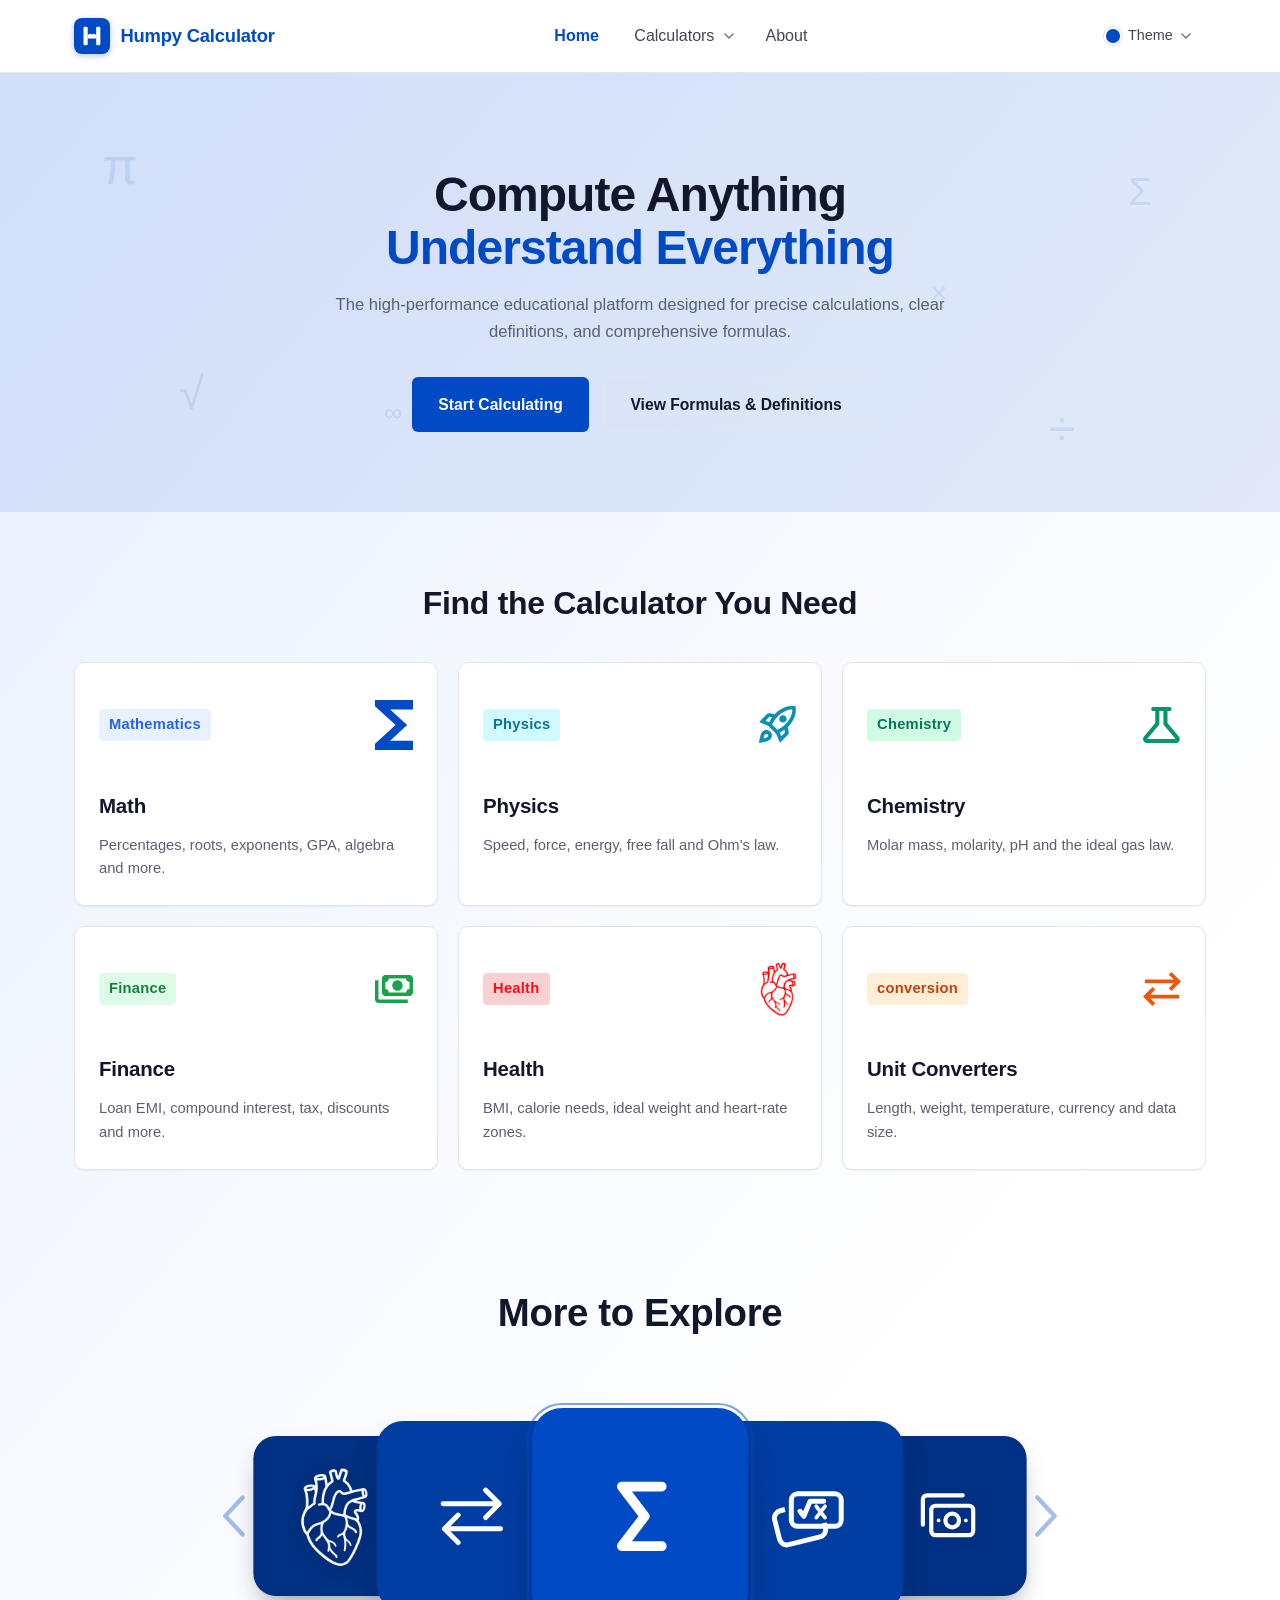
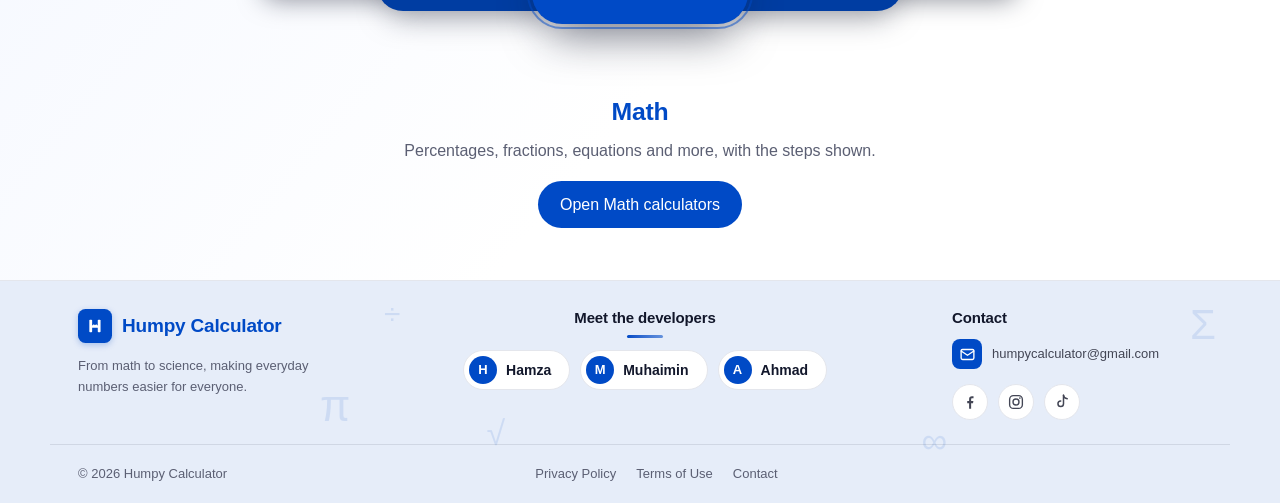
<file: index.html>
<!doctype html>
<html lang="en" data-theme="blue">
<head>
  <meta charset="UTF-8" />
  <meta name="viewport" content="width=device-width, initial-scale=1.0" />
  <meta name="description" content="Free online calculators for math, finance, physics, chemistry, health and unit conversion. Every answer comes with the formula and a step-by-step solution." />
  <!-- SECURITY: only this site's own files and Google Fonts may load; no inline scripts or styles (see README.md). -->
  <meta http-equiv="Content-Security-Policy" content="default-src 'self'; script-src 'self'; style-src 'self' https://fonts.googleapis.com; font-src https://fonts.gstatic.com; img-src 'self' data:; connect-src 'none'; object-src 'none'; base-uri 'self'; form-action 'none'" />
  <!-- SEO:START (canonical address + link-preview tags; to change the domain use Find in Files, see README section 5) -->
  <link rel="canonical" href="https://humpycalculator.com/" />
  <meta property="og:type" content="website" />
  <meta property="og:site_name" content="Humpy Calculator" />
  <meta property="og:title" content="Humpy Calculator · Free Online Calculators with Steps" />
  <meta property="og:description" content="Free online calculators for math, finance, physics, chemistry, health and unit conversion. Every answer comes with the formula and a step-by-step solution." />
  <meta property="og:url" content="https://humpycalculator.com/" />
  <!-- SEO:END -->
  <meta name="referrer" content="strict-origin-when-cross-origin" />
  <link rel="icon" type="image/svg+xml" href="favicon.svg" />
  <title>Humpy Calculator · Free Online Calculators with Steps</title>

  <link rel="preconnect" href="https://fonts.googleapis.com" />
  <link rel="preconnect" href="https://fonts.gstatic.com" crossorigin />
  <link rel="stylesheet" href="https://fonts.googleapis.com/css2?family=Inter:wght@400;500;600;700;800&display=swap" />
  <link rel="stylesheet" href="shared/css/base.css" />
  <link rel="stylesheet" href="shared/css/navbar.css" />
  <link rel="stylesheet" href="shared/css/footer.css" />
  <link rel="stylesheet" href="home/home.css" />
</head>
<body>
  <!-- Navbar is injected here by layout.js -->
  <div id="site-header"></div>

  <!-- ===== Hero ===== -->
  <section class="hero">
    <div class="hero-glyphs" aria-hidden="true">
      <span class="g1">π</span>
      <span class="g2">Σ</span>
      <span class="g3">√</span>
      <span class="g4">÷</span>
      <span class="g5">×</span>
      <span class="g6">∞</span>
    </div>
    <div class="wrap">
      <div class="hero-content">
        <h1>Compute Anything<br /><span class="slogan-II">Understand Everything</span></h1>
        <p>The high-performance educational platform designed for precise calculations, clear<br>
definitions, and comprehensive formulas.</p>
        <div class="hero-actions">
          <a href="calculators/math/" class="btn btn-primary">Start Calculating</a>
          <a href="formulas/" class="btn btn-secondary">View Formulas &amp; Definitions</a>
        </div>
      </div>
    </div>
  </section>

  <!-- ===== Calculator grid ===== -->
  <section class="section">
    <div class="wrap-calculators">
      <div class="section-head">
        <h2>Find the Calculator You Need</h2>
      </div>
      
      <div class="grid-cards">
        <a href="calculators/math/" class="calc-card">
          <div class="glyph">
            <div class="glyph-heading">
                <p>Mathematics</p>
            </div>
            <img src="assets/summation-icon.svg" alt="summation-icon"></div><h3>Math</h3>
          <p>Percentages, roots, exponents, GPA, algebra and more.</p>
        </a>
        <a href="calculators/physics/" class="calc-card">
          <div class="glyph">
             <div class="glyph-heading is-physics">
                <p>Physics</p>
            </div>
            <img src="assets/physics-icon.svg" alt="physics-icon"></div><h3>Physics</h3>
          <p>Speed, force, energy, free fall and Ohm's law.</p>
        </a>
        <a href="calculators/chemistry/" class="calc-card">
          <div class="glyph">
             <div class="glyph-heading is-chemistry">
                <p>Chemistry</p>
            </div>
            <img src="assets/chemistry-icon.svg" alt="chemistry-icon"></div><h3>Chemistry</h3>
          <p>Molar mass, molarity, pH and the ideal gas law.</p>
        </a>
        <a href="calculators/finance/" class="calc-card">
          <div class="glyph">
             <div class="glyph-heading is-finance">
                <p>Finance</p>
            </div>
            <img src="assets/finance-icon.svg" alt="finance-icon"></div><h3>Finance</h3>
          <p>Loan EMI, compound interest, tax, discounts and more.</p>
        </a>
        <a href="calculators/health/" class="calc-card">
          <div class="glyph">
             <div class="glyph-heading is-health">
                <p>Health</p>
            </div>
            <img src="assets/health-icon.png" alt="Health icon"></div><h3>Health</h3>
          <p>BMI, calorie needs, ideal weight and heart-rate zones.</p>
        </a>
        <a href="calculators/conversion/" class="calc-card">
          <div class="glyph">
             <div class="glyph-heading is-conversion">
                <p>conversion</p>
            </div>
            <img src="assets/conversion-icon.svg" alt="conversion-icon"></div><h3>Unit Converters</h3>
          <p>Length, weight, temperature, currency and data size.</p>
        </a>
      </div>
    </div>
  </section>

  <!-- ===== More to Explore: accessible interactive fan carousel ===== -->
  <section class="explore" aria-labelledby="explore-heading">
    <h2 class="explore-title" id="explore-heading">More to Explore</h2>
    <div class="carousel" id="carousel" tabindex="0" aria-label="Explore calculator categories">
      <div class="stage" id="stage" aria-live="polite"></div>
      <button class="arrow arrow-prev" id="prev" type="button" aria-label="Previous category">
        <svg viewBox="0 0 24 40" aria-hidden="true"><path d="M20 3 4 20l16 17"/></svg>
      </button>
      <button class="arrow arrow-next" id="next" type="button" aria-label="Next category">
        <svg viewBox="0 0 24 40" aria-hidden="true"><path d="m4 3 16 17L4 37"/></svg>
      </button>
    </div>
    <div class="caption" id="caption" aria-live="polite">
      <h3 class="caption-title" id="caption-title"></h3>
      <p class="caption-text" id="caption-text"></p>
      <a class="caption-link" id="caption-link" href="calculators/math/"></a>
    </div>
  </section>

  <!-- Footer is injected here by layout.js -->
  <div id="site-footer"></div>

  <script src="shared/js/site-config.js"></script>
  <script src="shared/js/layout.js"></script>
  <script src="home/home.js"></script>
</body>
</html>
</file>
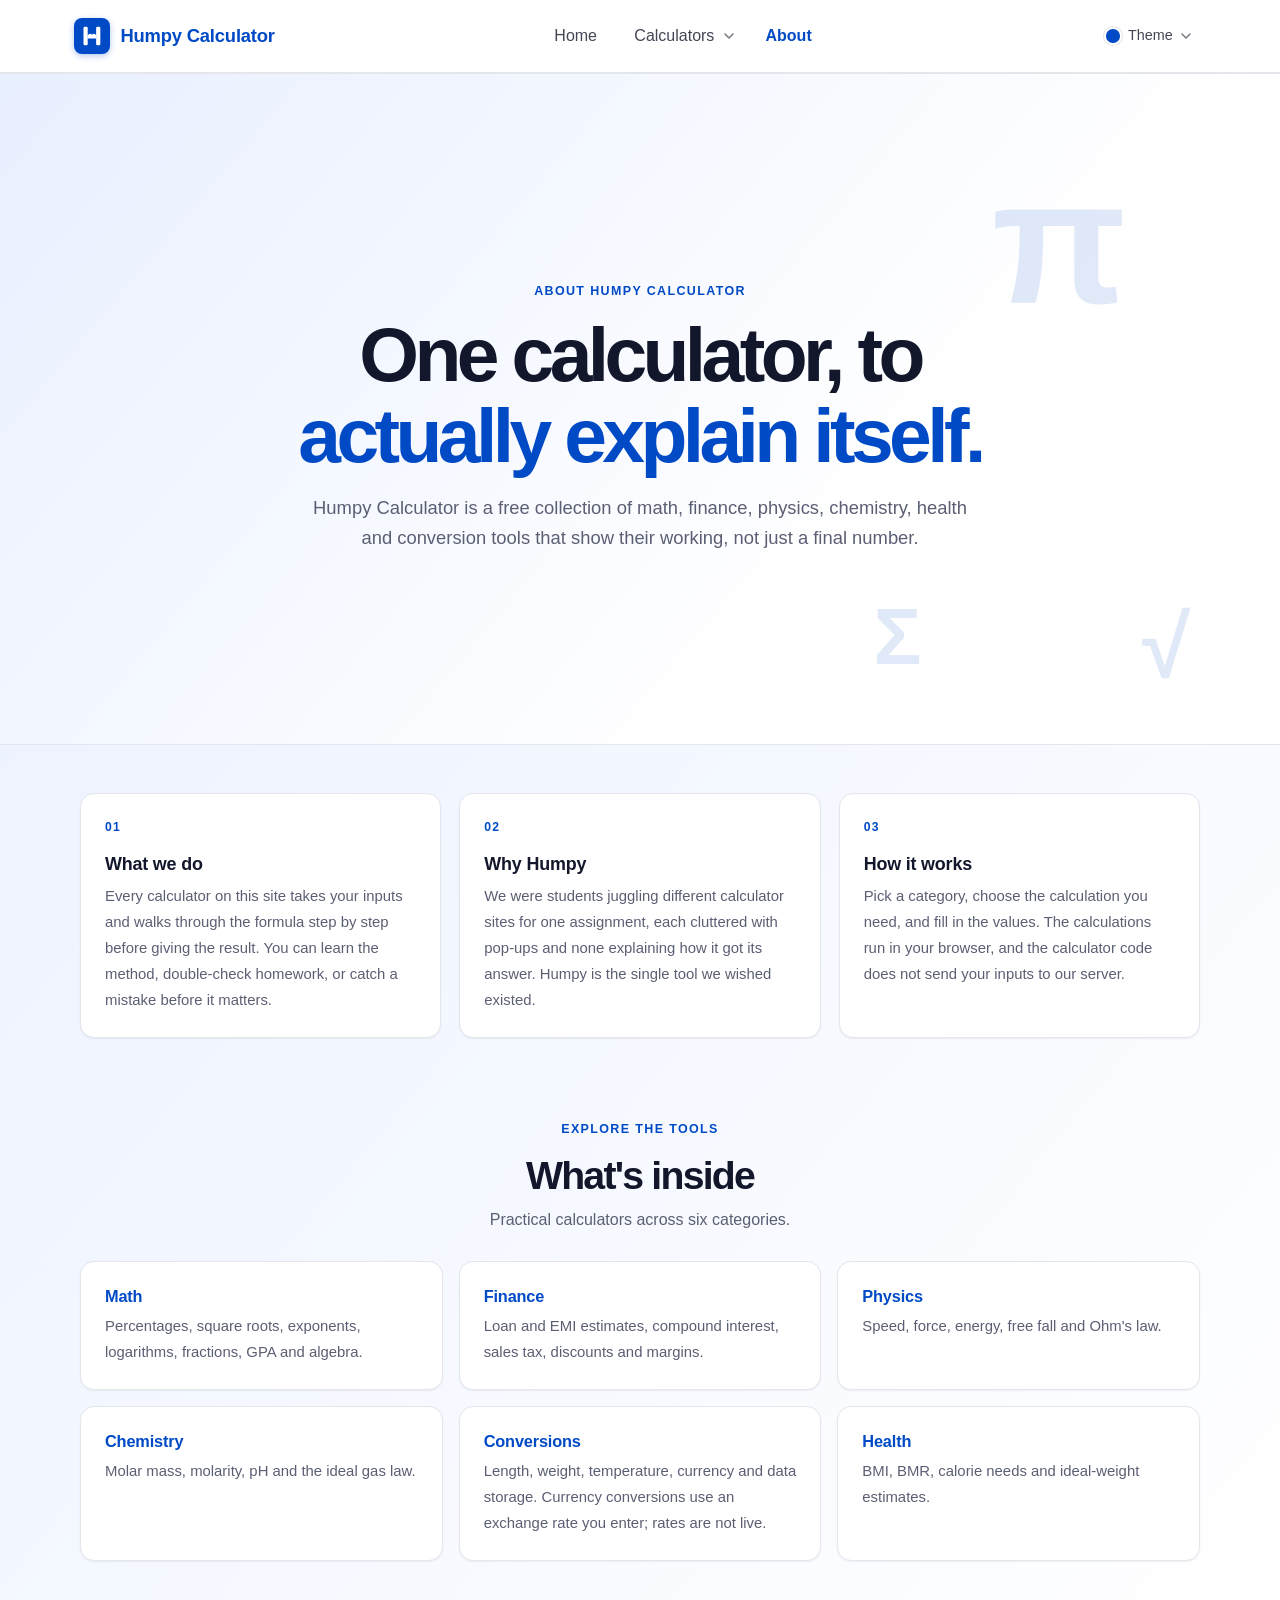
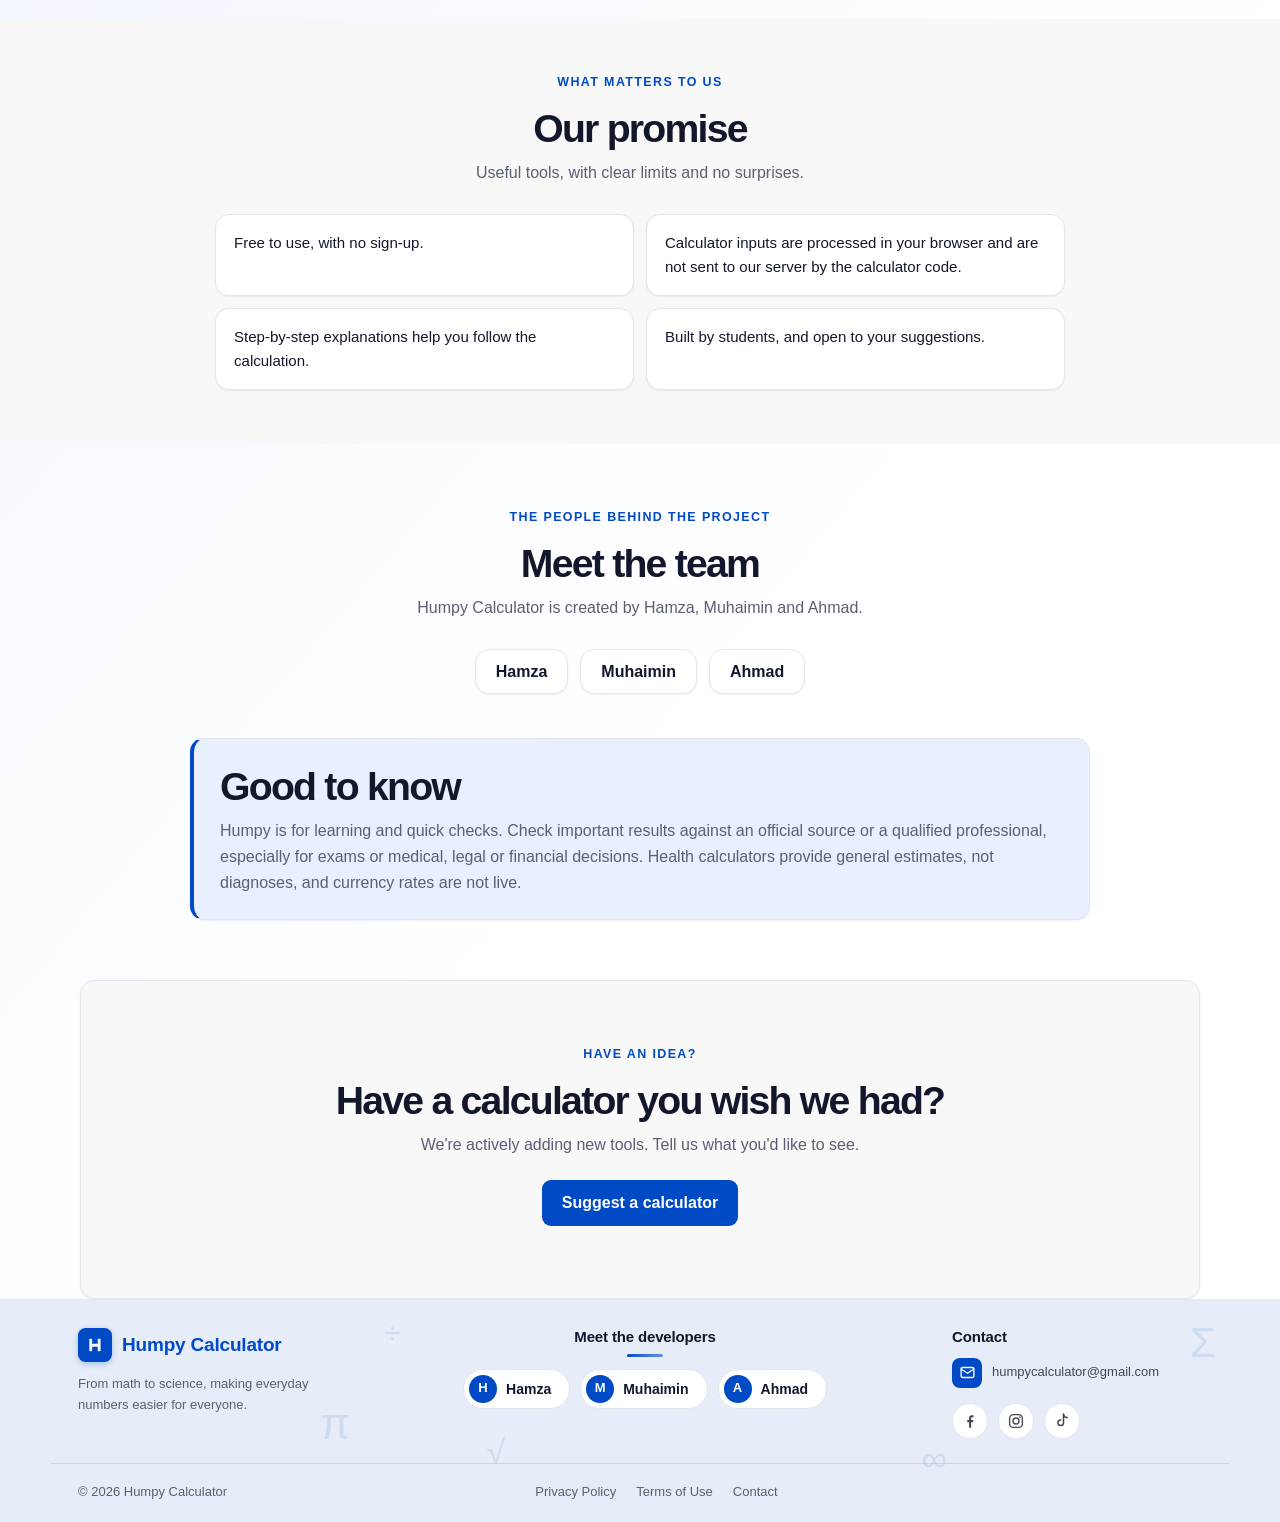
<file: about/index.html>
<!doctype html>
<html lang="en" data-theme="blue">
<head>
  <meta charset="UTF-8" />
  <meta name="viewport" content="width=device-width, initial-scale=1.0" />
  <meta name="description" content="Learn about Humpy Calculator: a free set of math, finance, physics, chemistry, health and unit tools built by students, with step-by-step solutions." />
  <!-- SECURITY: only this site's own files and Google Fonts may load; no inline scripts or styles (see README.md). -->
  <meta http-equiv="Content-Security-Policy" content="default-src 'self'; script-src 'self'; style-src 'self' https://fonts.googleapis.com; font-src https://fonts.gstatic.com; img-src 'self' data:; connect-src 'none'; object-src 'none'; base-uri 'self'; form-action 'none'" />
  <!-- SEO:START (canonical address + link-preview tags; to change the domain use Find in Files, see README section 5) -->
  <link rel="canonical" href="https://humpycalculator.com/about/" />
  <meta property="og:type" content="website" />
  <meta property="og:site_name" content="Humpy Calculator" />
  <meta property="og:title" content="About · Humpy Calculator" />
  <meta property="og:description" content="Learn about Humpy Calculator: a free set of math, finance, physics, chemistry, health and unit tools built by students, with step-by-step solutions." />
  <meta property="og:url" content="https://humpycalculator.com/about/" />
  <!-- SEO:END -->
  <meta name="referrer" content="strict-origin-when-cross-origin" />
  <link rel="icon" type="image/svg+xml" href="../favicon.svg" />
  <title>About · Humpy Calculator</title>

  <link rel="preconnect" href="https://fonts.googleapis.com" />
  <link rel="preconnect" href="https://fonts.gstatic.com" crossorigin />
  <link rel="stylesheet" href="https://fonts.googleapis.com/css2?family=Inter:wght@400;500;600;700;800&display=swap" />
  <link rel="stylesheet" href="../shared/css/base.css" />
  <link rel="stylesheet" href="../shared/css/navbar.css" />
  <link rel="stylesheet" href="../shared/css/footer.css" />
  <link rel="stylesheet" href="../about/about.css" />
</head>
<body>
  <div id="site-header"></div>
  <main id="top">

      <section class="hero">
        <div class="hero-content">
          <p class="eyebrow">About Humpy Calculator</p>
          <h1>One calculator, to <span>actually explain itself.</span></h1>
          <p class="hero-copy">
            Humpy Calculator is a free collection of math, finance, physics,
            chemistry, health and conversion tools that show their working,
            not just a final number.
          </p>
        </div>
        <span class="math-mark mark-pi" aria-hidden="true">π</span>
        <span class="math-mark mark-sigma" aria-hidden="true">Σ</span>
        <span class="math-mark mark-root" aria-hidden="true">√</span>
      </section>

      <section class="intro-grid" aria-label="About Humpy Calculator">
        <article class="card">
          <span class="card-index">01</span>
          <h2>What we do</h2>
          <p>
            Every calculator on this site takes your inputs and walks through
            the formula step by step before giving the result. You can learn
            the method, double-check homework, or catch a mistake before it
            matters.
          </p>
        </article>
        <article class="card">
          <span class="card-index">02</span>
          <h2>Why Humpy</h2>
          <p>
            We were students juggling  different calculator sites for one
            assignment, each cluttered with pop-ups and none explaining how it
            got its answer. Humpy is the single tool we wished existed.
          </p>
        </article>
        <article class="card">
          <span class="card-index">03</span>
          <h2>How it works</h2>
          <p>
            Pick a category, choose the calculation you need, and fill in the
            values. The calculations run in your browser, and the calculator
            code does not send your inputs to our server.
          </p>
        </article>
      </section>

      <section class="section">
        <header class="section-heading">
          <p class="eyebrow">Explore the tools</p>
          <h2>What's inside</h2>
          <p>Practical calculators across six categories.</p>
        </header>
        <div class="category-grid">
          <article class="category-card">
            <h3>Math</h3>
            <p>Percentages, square roots, exponents, logarithms, fractions, GPA and algebra.</p>
          </article>
          <article class="category-card">
            <h3>Finance</h3>
            <p>Loan and EMI estimates, compound interest, sales tax, discounts and margins.</p>
          </article>
          <article class="category-card">
            <h3>Physics</h3>
            <p>Speed, force, energy, free fall and Ohm's law.</p>
          </article>
          <article class="category-card">
            <h3>Chemistry</h3>
            <p>Molar mass, molarity, pH and the ideal gas law.</p>
          </article>
          <article class="category-card">
            <h3>Conversions</h3>
            <p>
              Length, weight, temperature, currency and data storage. Currency
              conversions use an exchange rate you enter; rates are not live.
            </p>
          </article>
          <article class="category-card">
            <h3>Health</h3>
            <p>BMI, BMR, calorie needs and ideal-weight estimates.</p>
          </article>
        </div>
      </section>

      <section class="promise-section">
        <div class="section promise-inner">
          <header class="section-heading">
            <p class="eyebrow">What matters to us</p>
            <h2>Our promise</h2>
            <p>Useful tools, with clear limits and no surprises.</p>
          </header>
          <ul class="promise-list">
            <li>Free to use, with no sign-up.</li>
            <li>Calculator inputs are processed in your browser and are not sent to our server by the calculator code.</li>
            <li>Step-by-step explanations help you follow the calculation.</li>
            <li>Built by students, and open to your suggestions.</li>
          </ul>
        </div>
      </section>

      <section class="section team-section">
        <header class="section-heading">
          <p class="eyebrow">The people behind the project</p>
          <h2>Meet the team</h2>
          <p>Humpy Calculator is created by Hamza, Muhaimin and Ahmad.</p>
        </header>
        <ul class="team-list" aria-label="Humpy Calculator team">
          <li>Hamza</li>
          <li>Muhaimin</li>
          <li>Ahmad</li>
        </ul>
      </section>

      <aside class="notice">
        <h2>Good to know</h2>
        <p>
          Humpy is for learning and quick checks. Check important results
          against an official source or a qualified professional, especially
          for exams or medical, legal or financial decisions. Health
          calculators provide general estimates, not diagnoses, and currency
          rates are not live.
        </p>
      </aside>

      <section class="contact-section">
        <p class="eyebrow">Have an idea?</p>
        <h2>Have a calculator you wish we had?</h2>
        <p>We're actively adding new tools. Tell us what you'd like to see.</p>
        <a class="button" href="https://mail.google.com/mail/?view=cm&fs=1&to=humpycalculator%40gmail.com" target="_blank" rel="noopener noreferrer">
          Suggest a calculator
        </a>
      </section>
    
  </main>
  <div id="site-footer"></div>
  <script src="../shared/js/site-config.js"></script>
  <script src="../shared/js/layout.js"></script>
</body>
</html>
</file>
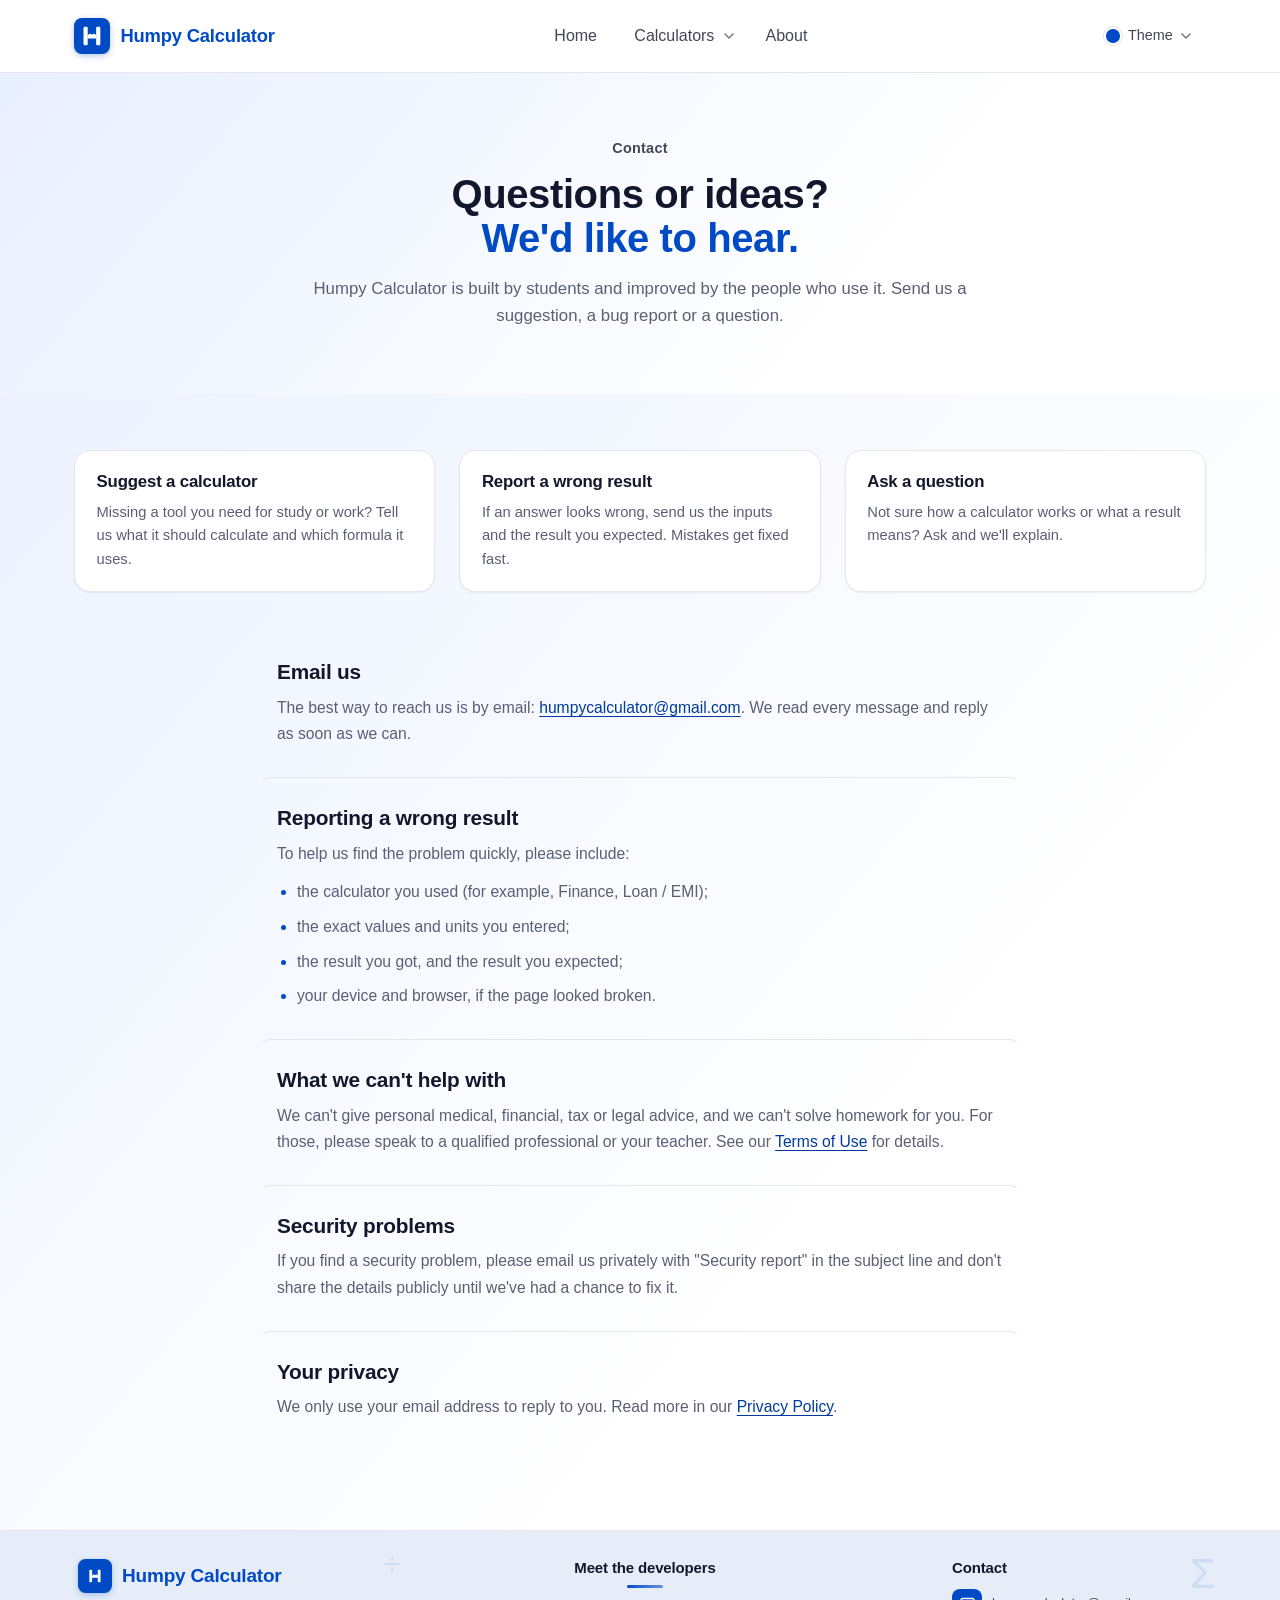
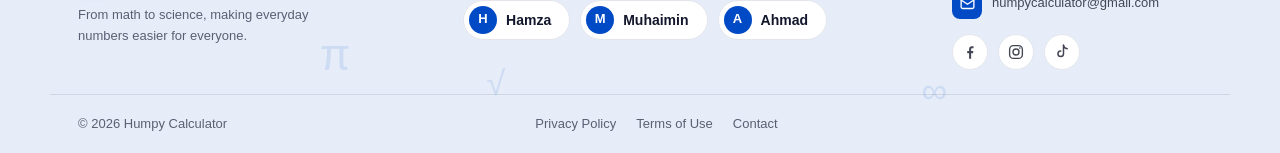
<file: contact/index.html>
<!doctype html>
<html lang="en" data-theme="blue">
<head>
  <meta charset="UTF-8" />
  <meta name="viewport" content="width=device-width, initial-scale=1.0" />
  <meta name="description" content="Contact Humpy Calculator: suggest a new calculator, report a wrong result, ask a question or report a security problem by email." />
  <!-- SECURITY: only this site's own files and Google Fonts may load; no inline scripts or styles (see README.md). -->
  <meta http-equiv="Content-Security-Policy" content="default-src 'self'; script-src 'self'; style-src 'self' https://fonts.googleapis.com; font-src https://fonts.gstatic.com; img-src 'self' data:; connect-src 'none'; object-src 'none'; base-uri 'self'; form-action 'none'" />
  <!-- SEO:START (canonical address + link-preview tags; to change the domain use Find in Files, see README section 5) -->
  <link rel="canonical" href="https://humpycalculator.com/contact/" />
  <meta property="og:type" content="website" />
  <meta property="og:site_name" content="Humpy Calculator" />
  <meta property="og:title" content="Contact · Humpy Calculator" />
  <meta property="og:description" content="Contact Humpy Calculator: suggest a new calculator, report a wrong result, ask a question or report a security problem by email." />
  <meta property="og:url" content="https://humpycalculator.com/contact/" />
  <!-- SEO:END -->
  <meta name="referrer" content="strict-origin-when-cross-origin" />
  <link rel="icon" type="image/svg+xml" href="../favicon.svg" />
  <title>Contact · Humpy Calculator</title>

  <link rel="preconnect" href="https://fonts.googleapis.com" />
  <link rel="preconnect" href="https://fonts.gstatic.com" crossorigin />
  <link rel="stylesheet" href="https://fonts.googleapis.com/css2?family=Inter:wght@400;500;600;700;800&display=swap" />
  <link rel="stylesheet" href="../shared/css/base.css" />
  <link rel="stylesheet" href="../shared/css/navbar.css" />
  <link rel="stylesheet" href="../shared/css/footer.css" />
  <!-- Terms and Contact share the Privacy page's layout styles -->
  <link rel="stylesheet" href="../privacy/privacy.css" />
</head>
<body>
  <div id="site-header"></div>

  <section class="about-hero privacy-hero">
    <div class="wrap">
      <span class="eyebrow">Contact</span>
      <h1>Questions or ideas?<br /><span>We'd like to hear.</span></h1>
      <p>
        Humpy Calculator is built by students and improved by the people who use it. Send us a suggestion,
        a bug report or a question.
      </p>
    </div>
  </section>

  <div class="wrap">
    <div class="privacy-cards">
      <div class="privacy-card">
        <h3>Suggest a calculator</h3>
        <p>Missing a tool you need for study or work? Tell us what it should calculate and which formula it uses.</p>
      </div>
      <div class="privacy-card">
        <h3>Report a wrong result</h3>
        <p>If an answer looks wrong, send us the inputs and the result you expected. Mistakes get fixed fast.</p>
      </div>
      <div class="privacy-card">
        <h3>Ask a question</h3>
        <p>Not sure how a calculator works or what a result means? Ask and we'll explain.</p>
      </div>
    </div>

    <article class="policy">
      <section id="email">
        <h2>Email us</h2>
        <p>
          The best way to reach us is by email: <a href="mailto:humpycalculator@gmail.com">humpycalculator@gmail.com</a>.
          We read every message and reply as soon as we can.
        </p>
      </section>

      <section id="report">
        <h2>Reporting a wrong result</h2>
        <p>To help us find the problem quickly, please include:</p>
        <ul>
          <li>the calculator you used (for example, Finance, Loan / EMI);</li>
          <li>the exact values and units you entered;</li>
          <li>the result you got, and the result you expected;</li>
          <li>your device and browser, if the page looked broken.</li>
        </ul>
      </section>

      <section id="limits">
        <h2>What we can't help with</h2>
        <p>
          We can't give personal medical, financial, tax or legal advice, and we can't solve homework for you.
          For those, please speak to a qualified professional or your teacher. See our
          <a href="../terms/">Terms of Use</a> for details.
        </p>
      </section>

      <section id="security">
        <h2>Security problems</h2>
        <p>
          If you find a security problem, please email us privately with "Security report" in the subject line
          and don't share the details publicly until we've had a chance to fix it.
        </p>
      </section>

      <section id="privacy">
        <h2>Your privacy</h2>
        <p>
          We only use your email address to reply to you. Read more in our <a href="../privacy/">Privacy Policy</a>.
        </p>
      </section>
    </article>
  </div>

  <div id="site-footer"></div>

  <script src="../shared/js/site-config.js"></script>
  <script src="../shared/js/layout.js"></script>
</body>
</html>
</file>
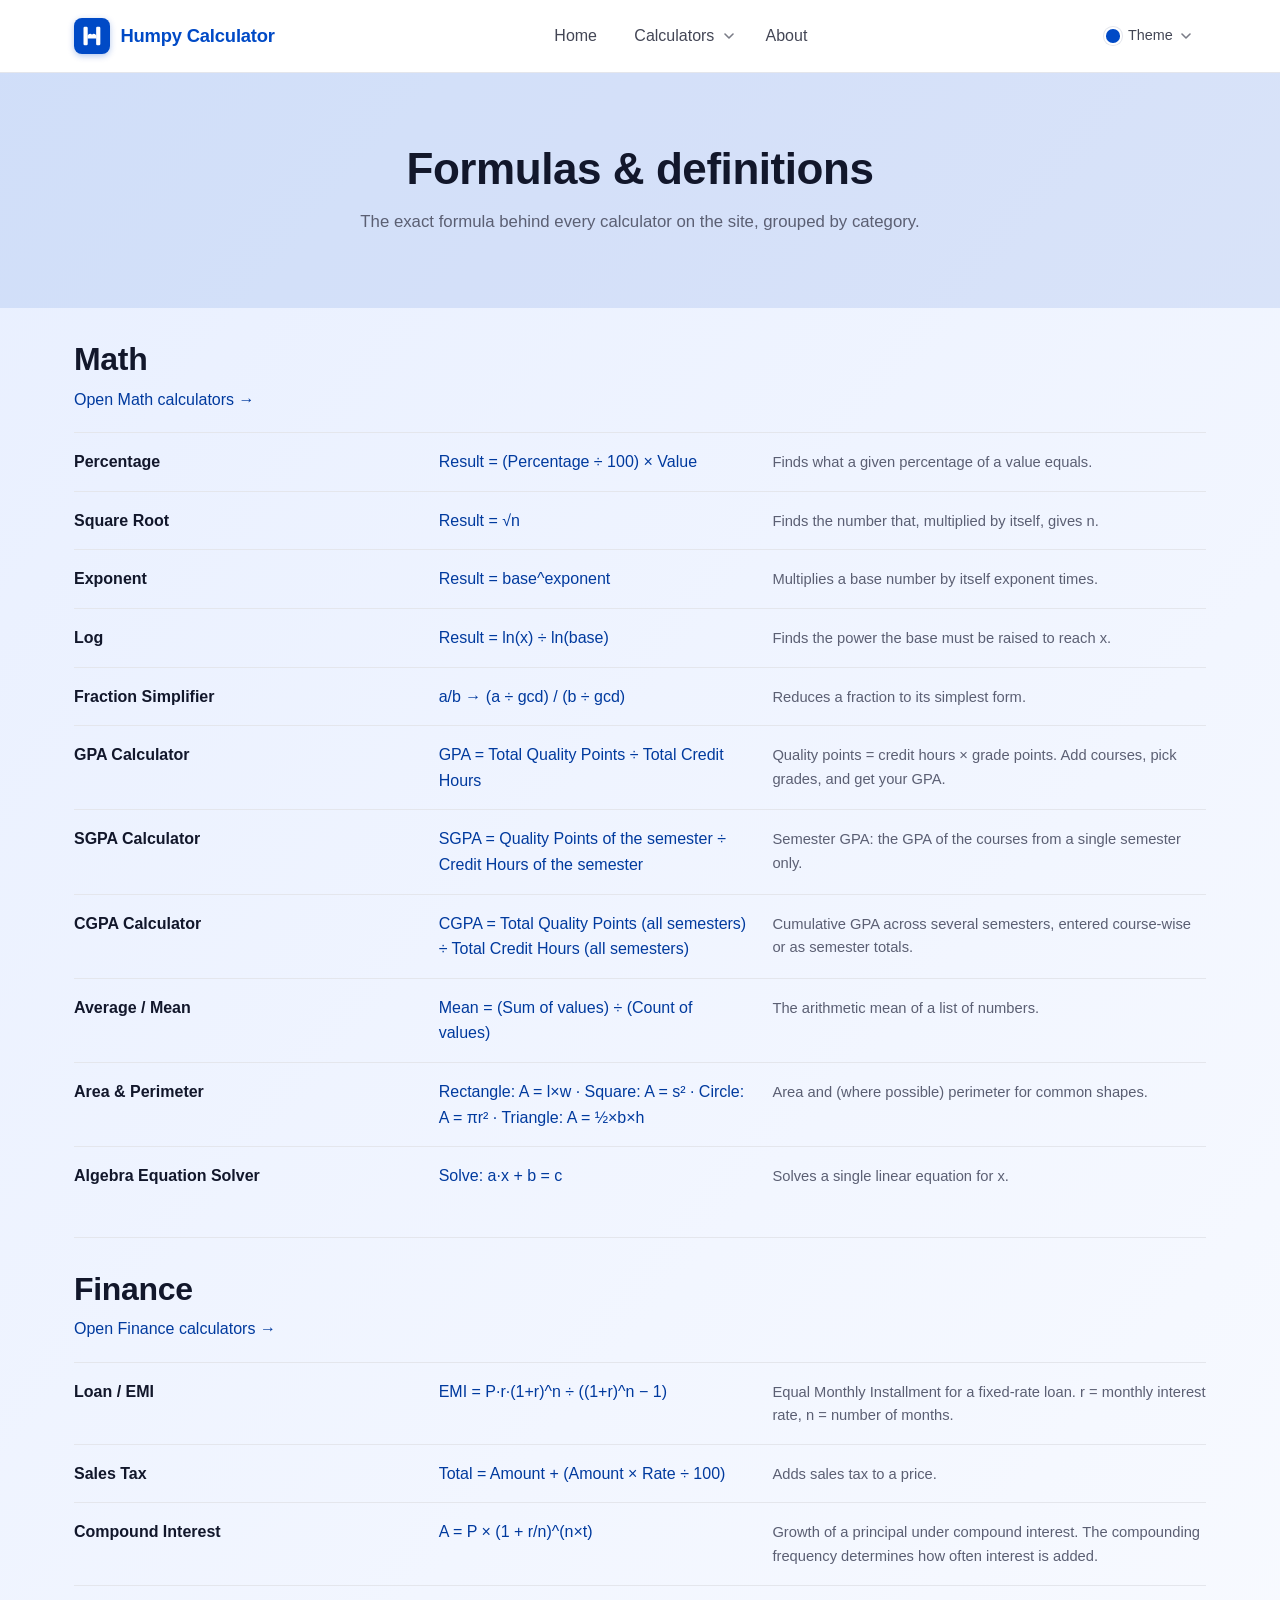
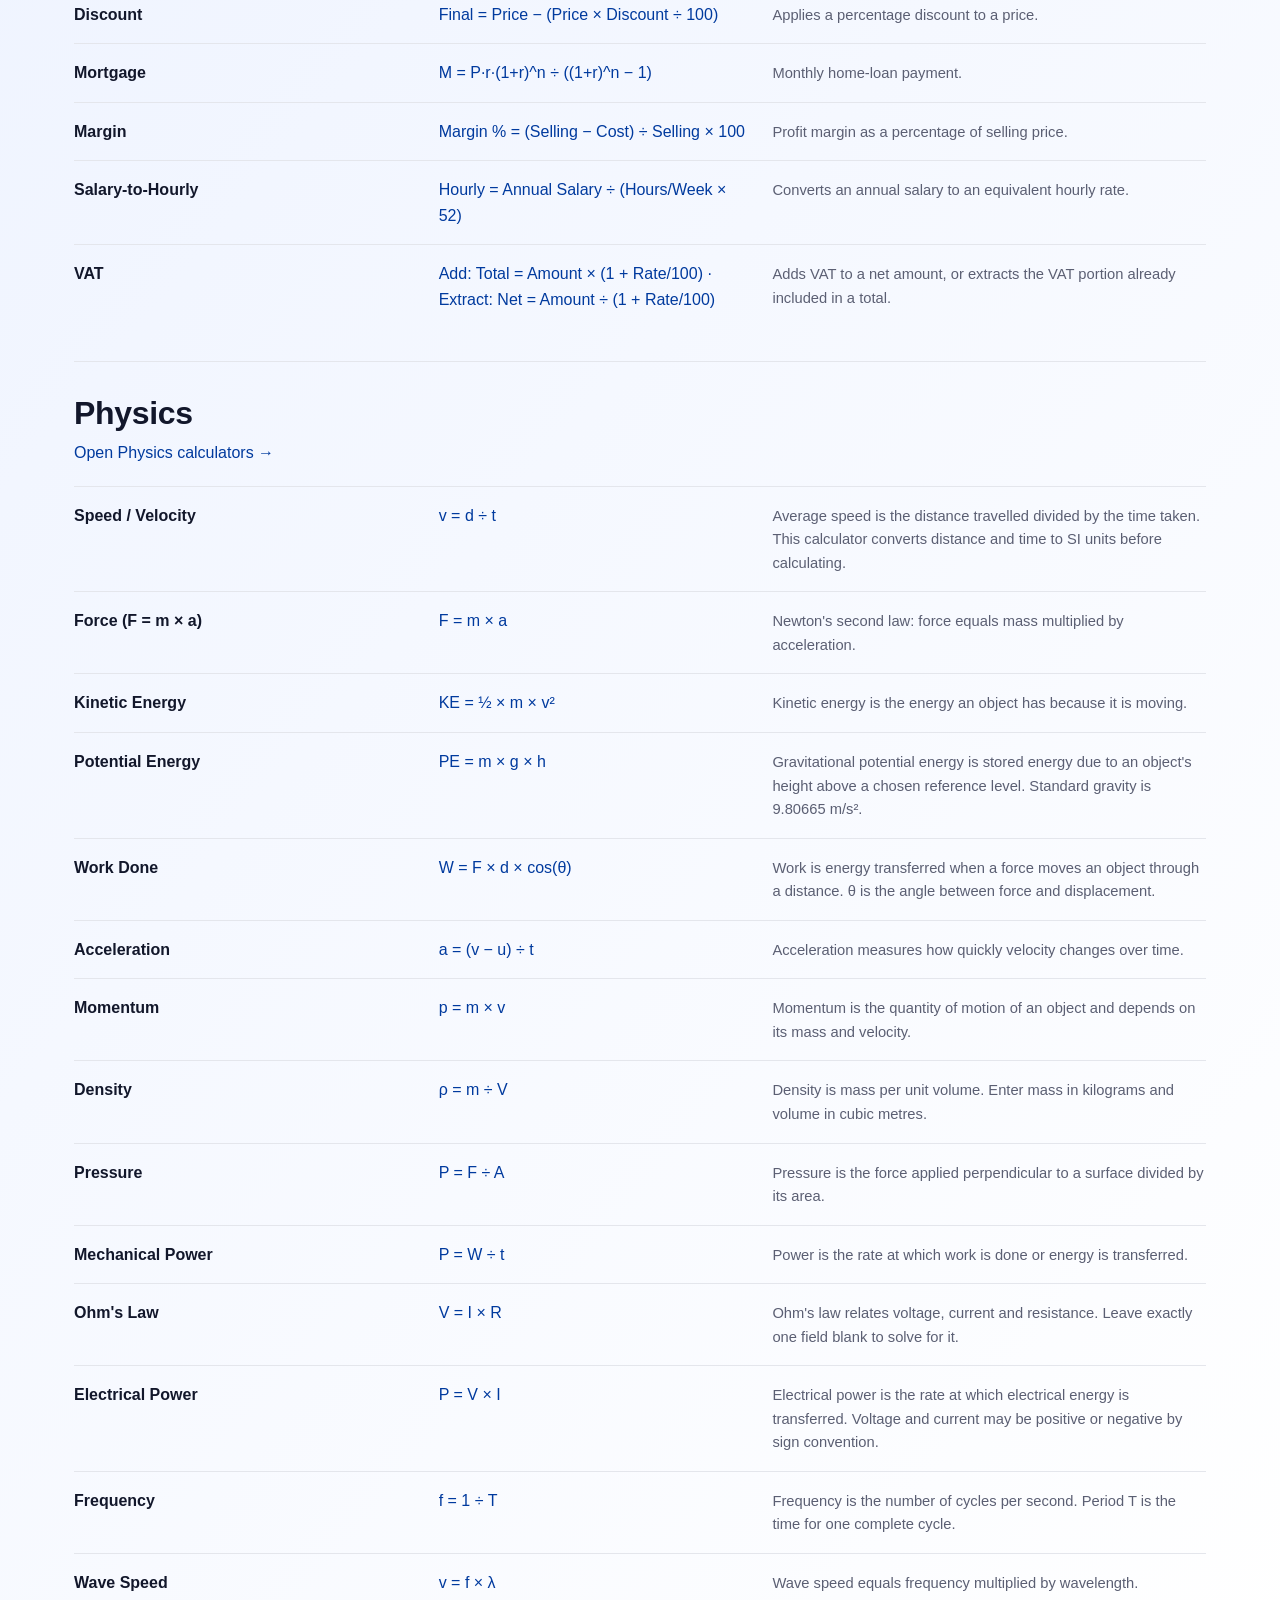
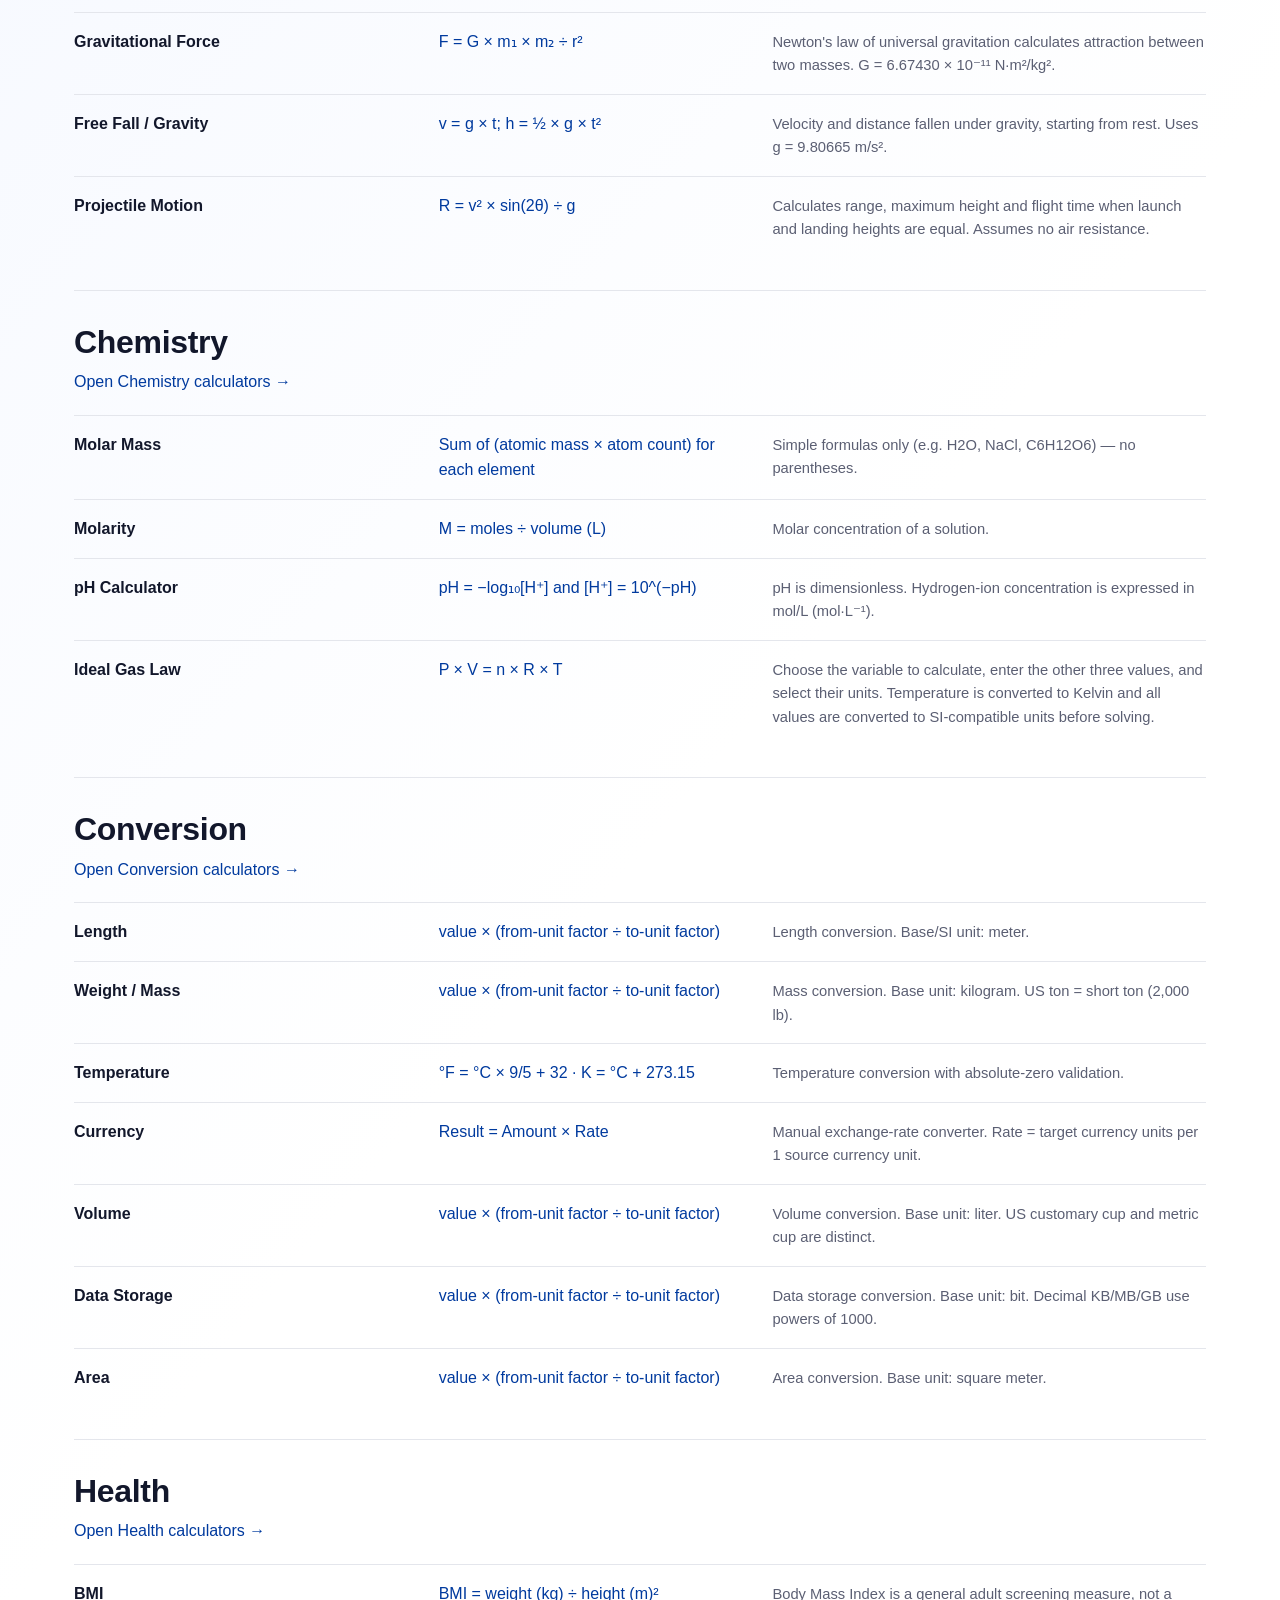
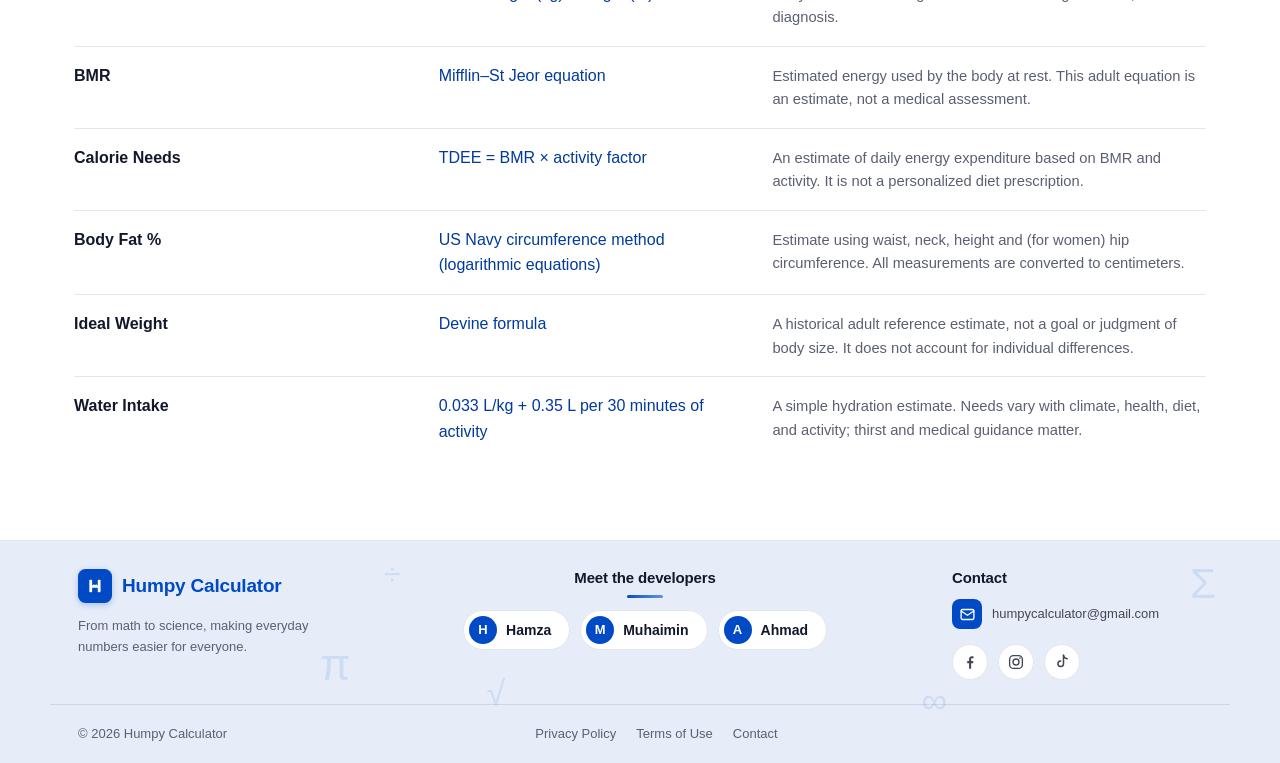
<file: formulas/index.html>
<!doctype html>
<html lang="en" data-theme="blue">
<head>
  <meta charset="UTF-8" />
  <meta name="viewport" content="width=device-width, initial-scale=1.0" />
  <meta name="description" content="Every formula behind the Humpy Calculator tools in one reference page: math, finance, physics, chemistry, conversion and health." />
  <!-- SECURITY: only this site's own files and Google Fonts may load; no inline scripts or styles (see README.md). -->
  <meta http-equiv="Content-Security-Policy" content="default-src 'self'; script-src 'self'; style-src 'self' https://fonts.googleapis.com; font-src https://fonts.gstatic.com; img-src 'self' data:; connect-src 'none'; object-src 'none'; base-uri 'self'; form-action 'none'" />
  <!-- SEO:START (canonical address + link-preview tags; to change the domain use Find in Files, see README section 5) -->
  <link rel="canonical" href="https://humpycalculator.com/formulas/" />
  <meta property="og:type" content="website" />
  <meta property="og:site_name" content="Humpy Calculator" />
  <meta property="og:title" content="Formulas &amp; Definitions · Humpy Calculator" />
  <meta property="og:description" content="Every formula behind the Humpy Calculator tools in one reference page: math, finance, physics, chemistry, conversion and health." />
  <meta property="og:url" content="https://humpycalculator.com/formulas/" />
  <!-- SEO:END -->
  <meta name="referrer" content="strict-origin-when-cross-origin" />
  <link rel="icon" type="image/svg+xml" href="../favicon.svg" />
  <title>Formulas &amp; Definitions · Humpy Calculator</title>

  <link rel="preconnect" href="https://fonts.googleapis.com" />
  <link rel="preconnect" href="https://fonts.gstatic.com" crossorigin />
  <link rel="stylesheet" href="https://fonts.googleapis.com/css2?family=Inter:wght@400;500;600;700;800&display=swap" />
  <link rel="stylesheet" href="../shared/css/base.css" />
  <link rel="stylesheet" href="../shared/css/navbar.css" />
  <link rel="stylesheet" href="../shared/css/footer.css" />
  <link rel="stylesheet" href="../formulas/formulas.css" />
</head>
<body>
  <div id="site-header"></div>

  <section class="about-hero">
    <div class="wrap">
      <h1>Formulas &amp; definitions</h1>
      <p>The exact formula behind every calculator on the site, grouped by category.</p>
    </div>
  </section>

  <!-- Filled by formulas.js from every calculators/<name>/<name>.js file -->
  <div class="wrap" id="formulas-list"></div>
  <div class="page-spacer"></div>

  <div id="site-footer"></div>

  <!-- Load order: helpers, then every category's data, then layout, then this page's logic -->
  <script src="../shared/js/utils.js"></script>
  <script src="../shared/js/site-config.js"></script>
  <script src="../calculators/math/rational.js"></script>
  <script src="../calculators/math/gpa.js"></script>
  <script src="../calculators/math/math.js"></script>
  <script src="../calculators/finance/finance.js"></script>
  <script src="../calculators/physics/physics.js"></script>
  <script src="../calculators/chemistry/chemistry.js"></script>
  <script src="../calculators/conversion/conversion.js"></script>
  <script src="../calculators/health/health.js"></script>
  <script src="../shared/js/layout.js"></script>
  <script src="../formulas/formulas.js"></script>
</body>
</html>
</file>
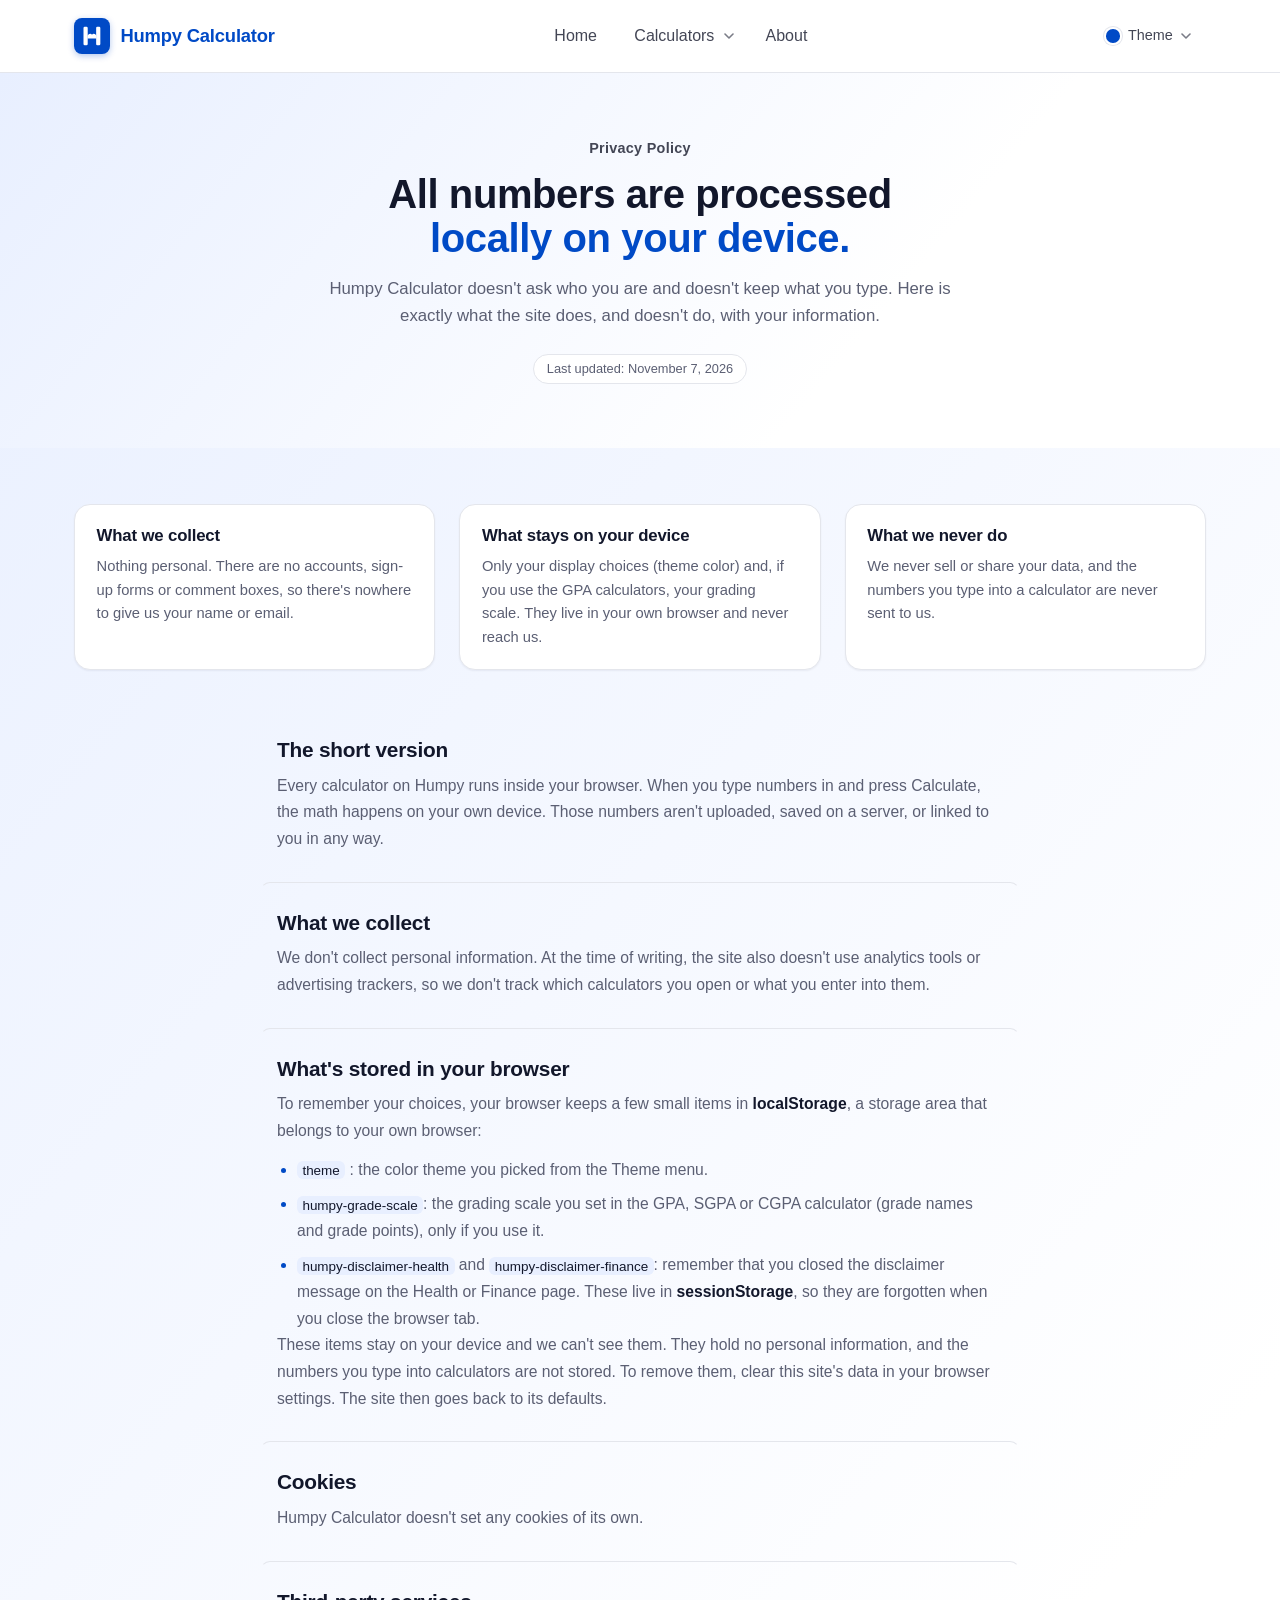
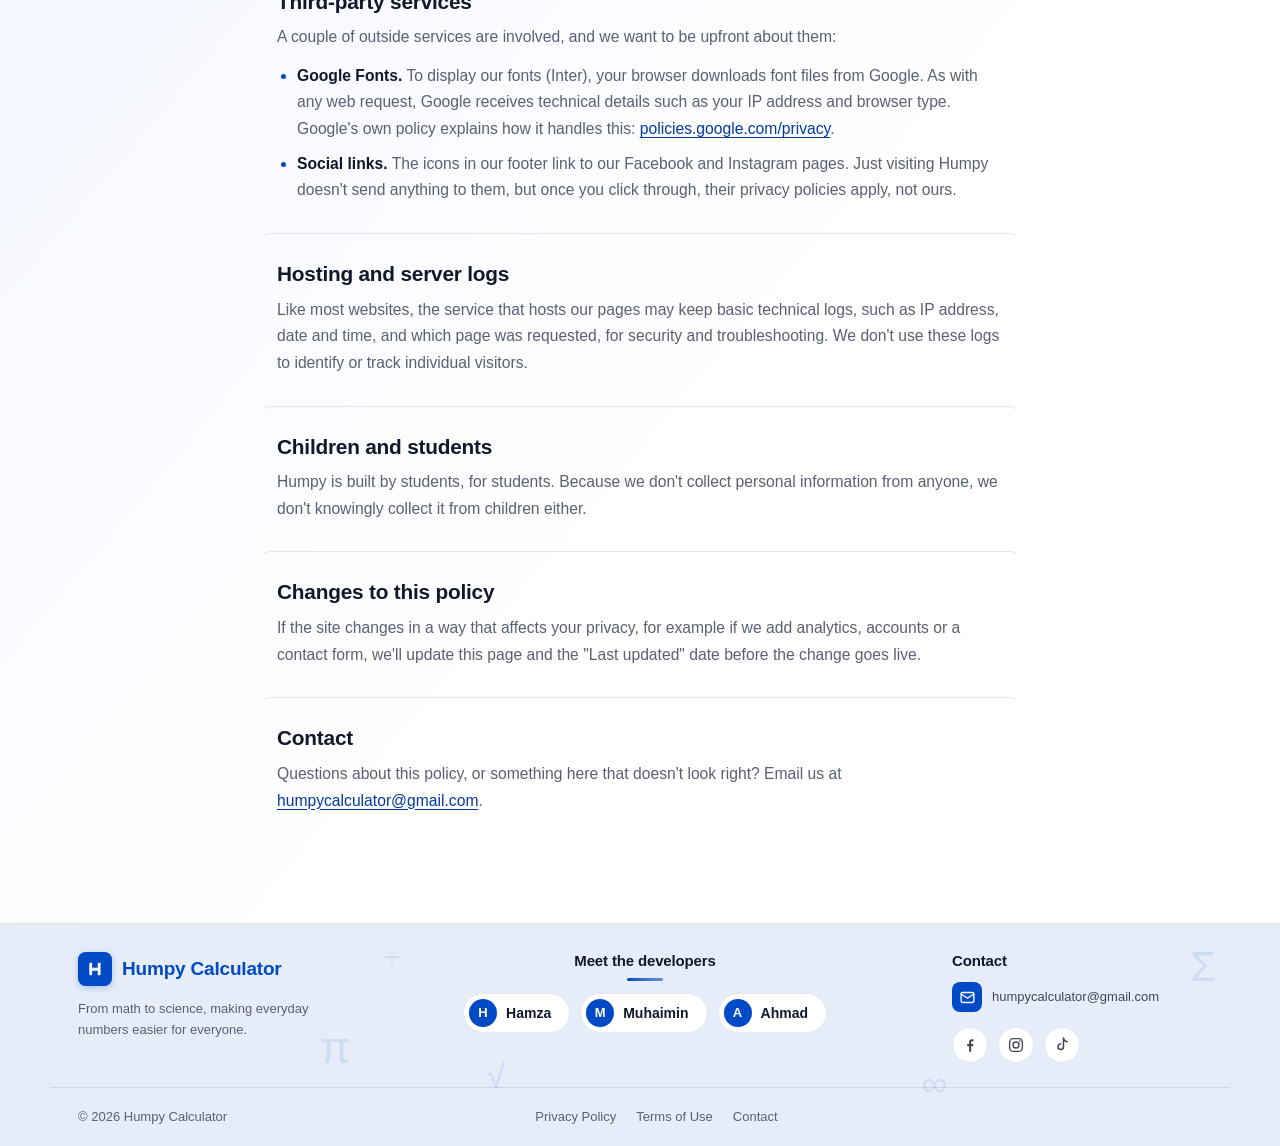
<file: privacy/index.html>
<!doctype html>
<html lang="en" data-theme="blue">
<head>
  <meta charset="UTF-8" />
  <meta name="viewport" content="width=device-width, initial-scale=1.0" />
  <meta name="description" content="Humpy Calculator privacy policy: what we collect (nothing personal), what is stored in your browser, and which third-party services the site uses." />
  <!-- SECURITY: only this site's own files and Google Fonts may load; no inline scripts or styles (see README.md). -->
  <meta http-equiv="Content-Security-Policy" content="default-src 'self'; script-src 'self'; style-src 'self' https://fonts.googleapis.com; font-src https://fonts.gstatic.com; img-src 'self' data:; connect-src 'none'; object-src 'none'; base-uri 'self'; form-action 'none'" />
  <!-- SEO:START (canonical address + link-preview tags; to change the domain use Find in Files, see README section 5) -->
  <link rel="canonical" href="https://humpycalculator.com/privacy/" />
  <meta property="og:type" content="website" />
  <meta property="og:site_name" content="Humpy Calculator" />
  <meta property="og:title" content="Privacy Policy · Humpy Calculator" />
  <meta property="og:description" content="Humpy Calculator privacy policy: what we collect (nothing personal), what is stored in your browser, and which third-party services the site uses." />
  <meta property="og:url" content="https://humpycalculator.com/privacy/" />
  <!-- SEO:END -->
  <meta name="referrer" content="strict-origin-when-cross-origin" />
  <link rel="icon" type="image/svg+xml" href="../favicon.svg" />
  <title>Privacy Policy · Humpy Calculator</title>

  <link rel="preconnect" href="https://fonts.googleapis.com" />
  <link rel="preconnect" href="https://fonts.gstatic.com" crossorigin />
  <link rel="stylesheet" href="https://fonts.googleapis.com/css2?family=Inter:wght@400;500;600;700;800&display=swap" />
  <link rel="stylesheet" href="../shared/css/base.css" />
  <link rel="stylesheet" href="../shared/css/navbar.css" />
  <link rel="stylesheet" href="../shared/css/footer.css" />
  <link rel="stylesheet" href="../privacy/privacy.css" />
</head>
<body>
  <!-- Navbar is injected here by layout.js -->
  <div id="site-header"></div>

  <!-- ===== Hero ===== -->
  <section class="about-hero privacy-hero">
    <div class="wrap">
      <span class="eyebrow">Privacy Policy</span>
      <h1>All numbers are processed <br /><span>locally on your device.</span></h1>
      <p>
        Humpy Calculator doesn't ask who you are and doesn't keep what you type.
        Here is exactly what the site does, and doesn't do, with your information.
      </p>
      <!-- Update this date whenever the policy changes -->
      <p class="privacy-updated">Last updated: November 7, 2026</p>
    </div>
  </section>

  <div class="wrap">
    <!-- ===== Three-card summary ===== -->
    <div class="privacy-cards">
      <div class="privacy-card">
        <h3>What we collect</h3>
        <p>Nothing personal. There are no accounts, sign-up forms or comment boxes, so there's nowhere to give us your name or email.</p>
      </div>
      <div class="privacy-card">
        <h3>What stays on your device</h3>
        <p>Only your display choices (theme color) and, if you use the GPA  calculators, your grading scale. They live in your own browser and never reach us.</p>
      </div>
      <div class="privacy-card">
        <h3>What we never do</h3>
        <p>We never sell or share your data, and the numbers you type into a calculator are never sent to us.</p>
      </div>
    </div>

    <!-- ===== Full policy ===== -->
    <article class="policy">
      <section id="short-version">
        <h2>The short version</h2>
        <p>
          Every calculator on Humpy runs inside your browser. When you type numbers in and press
          Calculate, the math happens on your own device. Those numbers aren't uploaded, saved on a
          server, or linked to you in any way.
        </p>
      </section>

      <section id="what-we-collect">
        <h2>What we collect</h2>
        <p>
          We don't collect personal information. At the time of writing, the site also doesn't use
          analytics tools or advertising trackers, so we don't track which calculators you open or
          what you enter into them.
        </p>
      </section>

      <section id="your-browser">
        <h2>What's stored in your browser</h2>
        <p>
          To remember your choices, your browser keeps a few small items in
          <strong>localStorage</strong>, a storage area that belongs to your own browser:
        </p>
        <ul>
          <li><code>theme</code> : the color theme  you picked from the Theme menu.</li>
          <li><code>humpy-grade-scale</code>: the grading scale you set in the GPA, SGPA or CGPA calculator (grade names and grade points), only if you use it.</li>
          <li><code>humpy-disclaimer-health</code> and <code>humpy-disclaimer-finance</code>: remember that you closed the disclaimer message on the Health or Finance page. These live in <strong>sessionStorage</strong>, so they are forgotten when you close the browser tab.</li>
        </ul>
        <p>
          These items stay on your device and we can't see them. They hold no personal information, and the
          numbers you type into calculators are not stored. To remove them, clear this site's data in your
          browser settings. The site then goes back to its defaults.
        </p>
      </section>

      <section id="cookies">
        <h2>Cookies</h2>
        <p>Humpy Calculator doesn't set any cookies of its own.</p>
      </section>

      <section id="third-parties">
        <h2>Third-party services</h2>
        <p>A couple of outside services are involved, and we want to be upfront about them:</p>
        <ul>
          <li>
            <strong>Google Fonts.</strong> To display our fonts (Inter),
            your browser downloads font files from Google. As with any web request, Google receives
            technical details such as your IP address and browser type. Google's own policy explains how
            it handles this:
            <a href="https://policies.google.com/privacy" target="_blank" rel="noopener noreferrer">policies.google.com/privacy</a>.
          </li>
          <li>
            <strong>Social links.</strong> The icons in our footer link to our Facebook and Instagram pages.
            Just visiting Humpy doesn't send anything to them, but once you click through, their privacy
            policies apply, not ours.
          </li>
        </ul>
      </section>

      <section id="hosting">
        <h2>Hosting and server logs</h2>
        <p>
          Like most websites, the service that hosts our pages may keep basic technical logs, such as
          IP address, date and time, and which page was requested, for security and troubleshooting.
          We don't use these logs to identify or track individual visitors.
        </p>
      </section>

      <section id="children">
        <h2>Children and students</h2>
        <p>
          Humpy is built by students, for students. Because we don't collect personal information from
          anyone, we don't knowingly collect it from children either.
        </p>
      </section>

      <section id="changes">
        <h2>Changes to this policy</h2>
        <p>
          If the site changes in a way that affects your privacy, for example if we add analytics,
          accounts or a contact form, we'll update this page and the "Last updated" date before the
          change goes live.
        </p>
      </section>

      <section id="contact">
        <h2>Contact</h2>
        <p>
          Questions about this policy, or something here that doesn't look right? Email us at
          <a href="https://mail.google.com/mail/?view=cm&fs=1&to=humpycalculator%40gmail.com" target="_blank" rel="noopener noreferrer">humpycalculator@gmail.com</a>.
        </p>
      </section>
    </article>
  </div>

  <!-- Footer is injected here by layout.js -->
  <div id="site-footer"></div>

  <script src="../shared/js/site-config.js"></script>
  <script src="../shared/js/layout.js"></script>
</body>
</html>
</file>
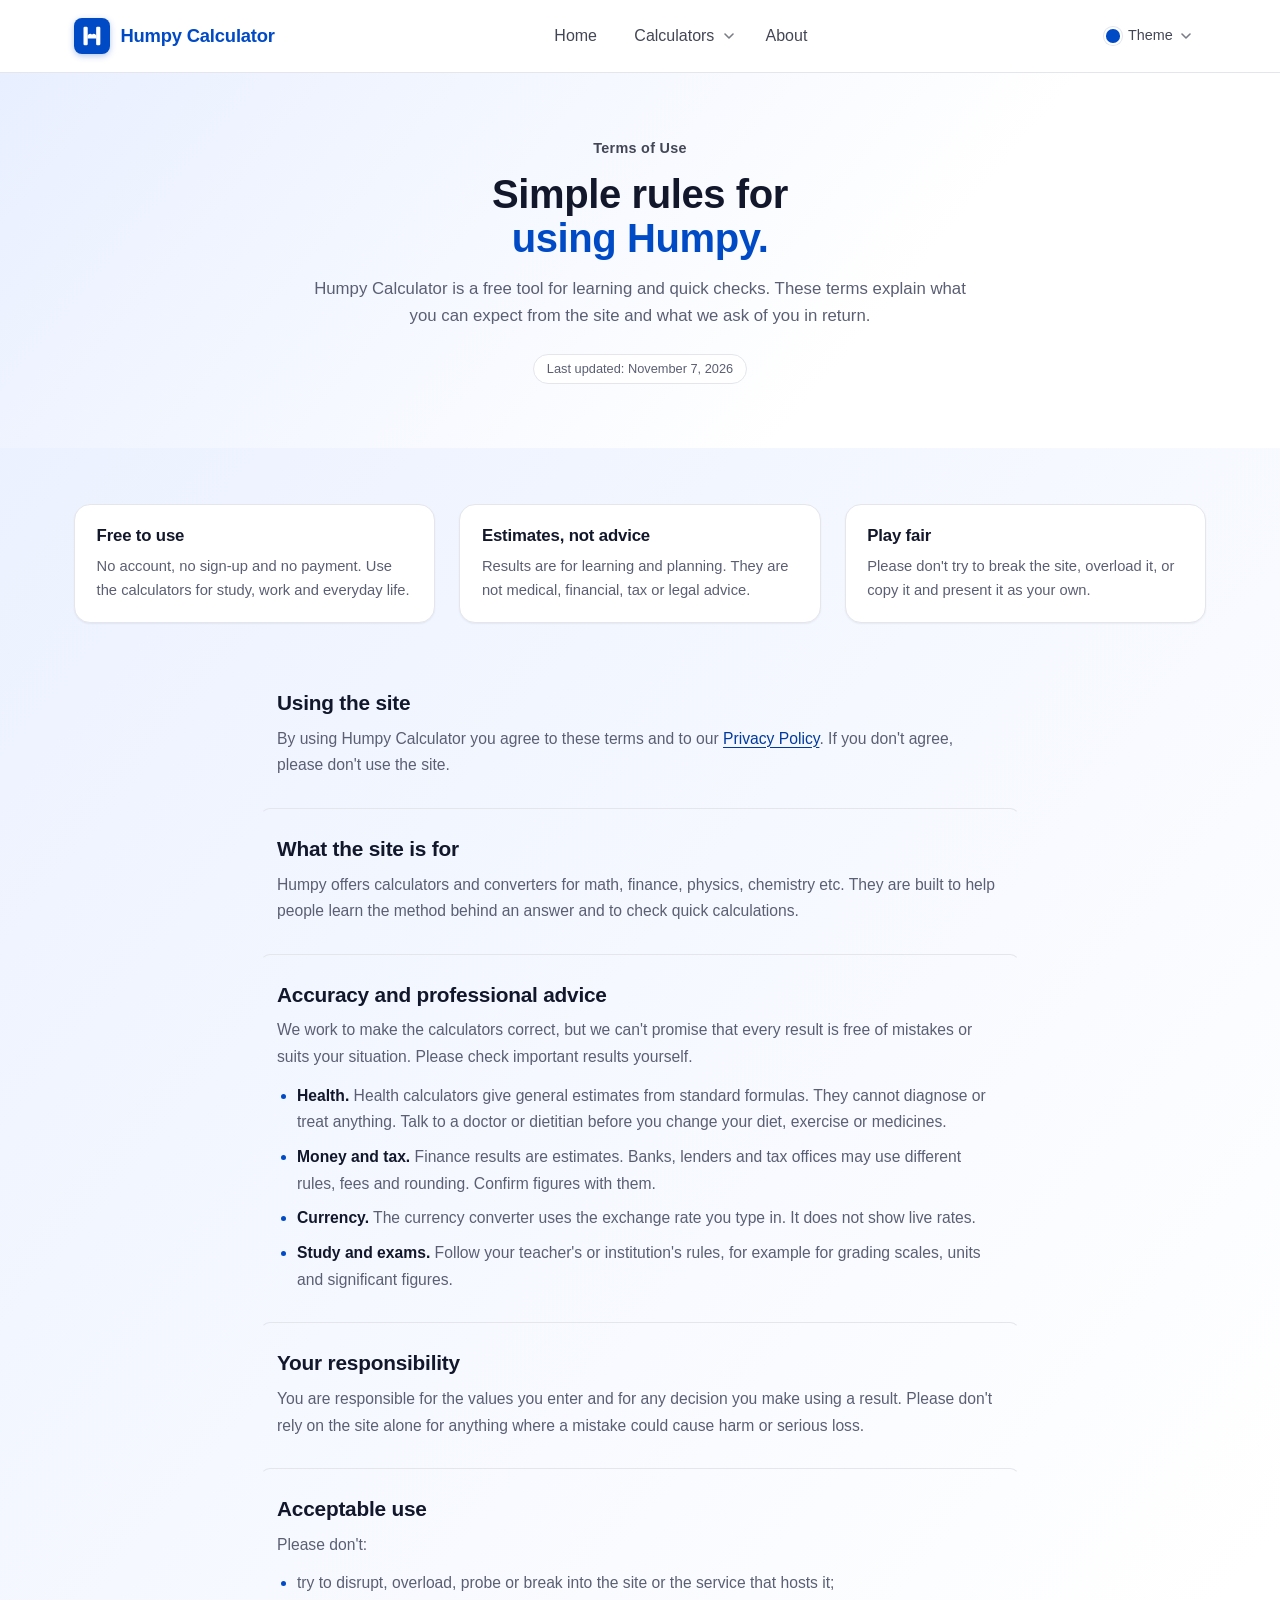
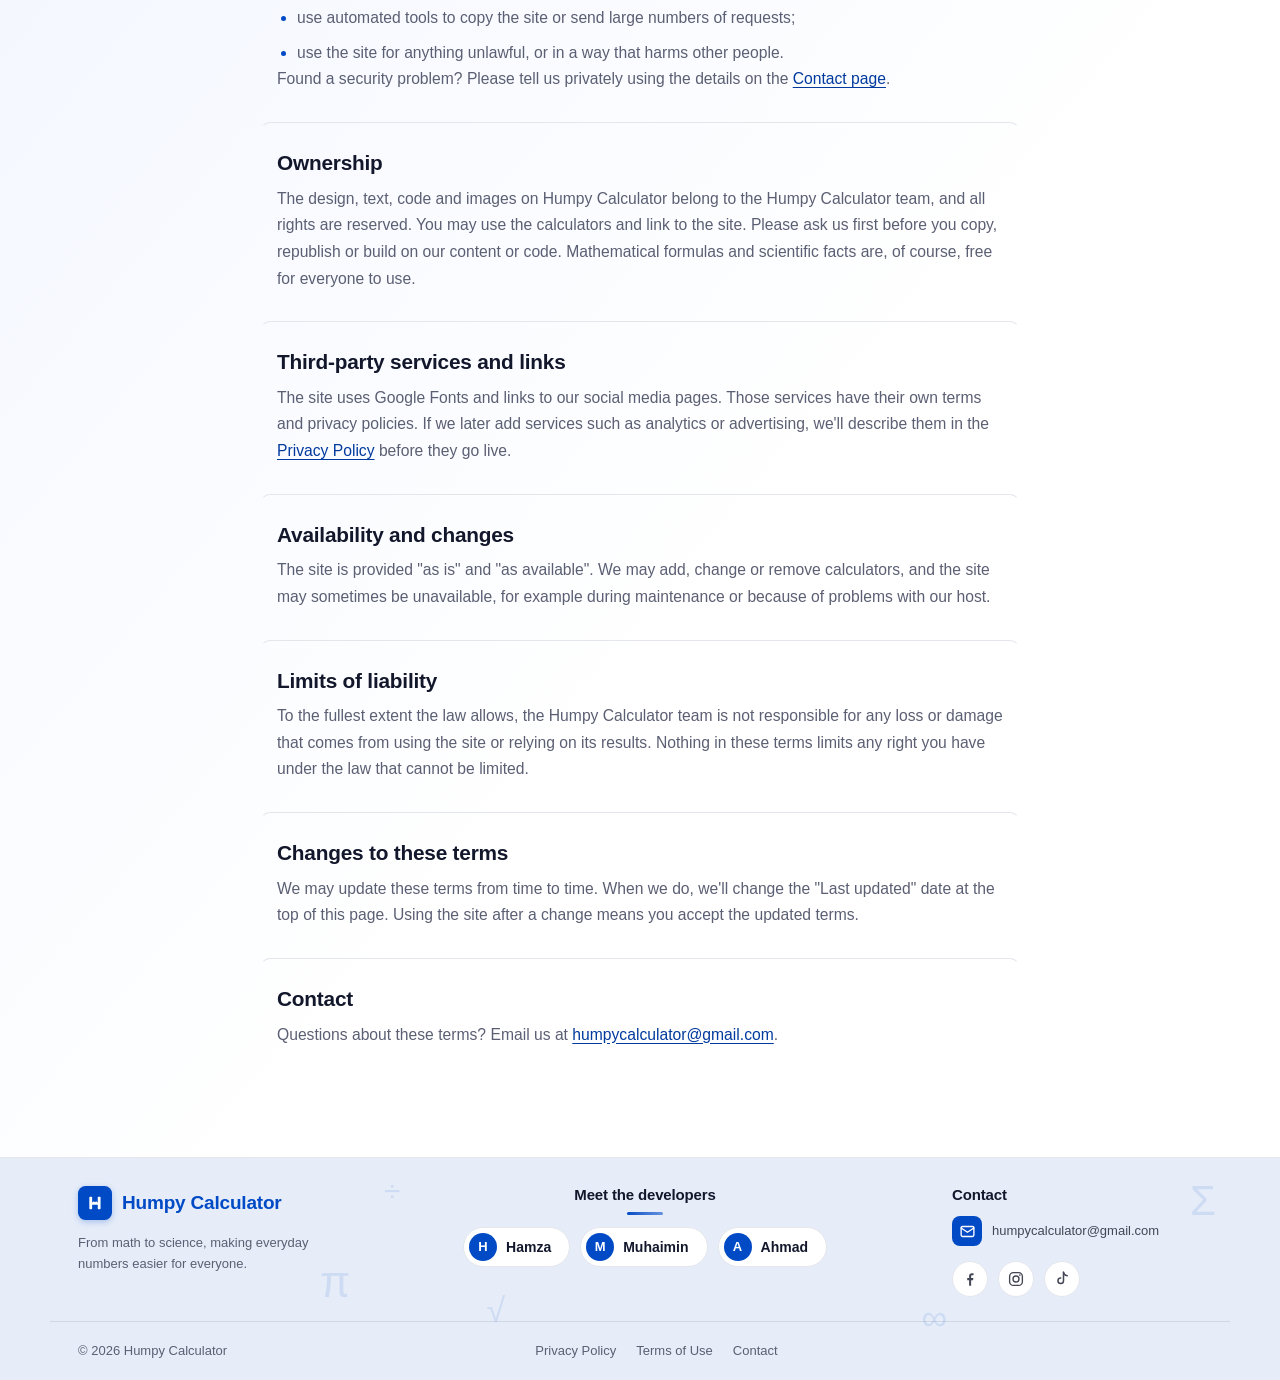
<file: terms/index.html>
<!doctype html>
<html lang="en" data-theme="blue">
<head>
  <meta charset="UTF-8" />
  <meta name="viewport" content="width=device-width, initial-scale=1.0" />
  <meta name="description" content="Terms of Use for Humpy Calculator: free to use, results are estimates and not professional advice, fair-use rules and ownership of the site." />
  <!-- SECURITY: only this site's own files and Google Fonts may load; no inline scripts or styles (see README.md). -->
  <meta http-equiv="Content-Security-Policy" content="default-src 'self'; script-src 'self'; style-src 'self' https://fonts.googleapis.com; font-src https://fonts.gstatic.com; img-src 'self' data:; connect-src 'none'; object-src 'none'; base-uri 'self'; form-action 'none'" />
  <!-- SEO:START (canonical address + link-preview tags; to change the domain use Find in Files, see README section 5) -->
  <link rel="canonical" href="https://humpycalculator.com/terms/" />
  <meta property="og:type" content="website" />
  <meta property="og:site_name" content="Humpy Calculator" />
  <meta property="og:title" content="Terms of Use · Humpy Calculator" />
  <meta property="og:description" content="Terms of Use for Humpy Calculator: free to use, results are estimates and not professional advice, fair-use rules and ownership of the site." />
  <meta property="og:url" content="https://humpycalculator.com/terms/" />
  <!-- SEO:END -->
  <meta name="referrer" content="strict-origin-when-cross-origin" />
  <link rel="icon" type="image/svg+xml" href="../favicon.svg" />
  <title>Terms of Use · Humpy Calculator</title>

  <link rel="preconnect" href="https://fonts.googleapis.com" />
  <link rel="preconnect" href="https://fonts.gstatic.com" crossorigin />
  <link rel="stylesheet" href="https://fonts.googleapis.com/css2?family=Inter:wght@400;500;600;700;800&display=swap" />
  <link rel="stylesheet" href="../shared/css/base.css" />
  <link rel="stylesheet" href="../shared/css/navbar.css" />
  <link rel="stylesheet" href="../shared/css/footer.css" />
  <!-- Terms and Contact share the Privacy page's layout styles -->
  <link rel="stylesheet" href="../privacy/privacy.css" />
</head>
<body>
  <div id="site-header"></div>

  <section class="about-hero privacy-hero">
    <div class="wrap">
      <span class="eyebrow">Terms of Use</span>
      <h1>Simple rules for<br /><span>using Humpy.</span></h1>
      <p>
        Humpy Calculator is a free tool for learning and quick checks. These terms explain what you can
        expect from the site and what we ask of you in return.
      </p>
      <p class="privacy-updated">Last updated: November 7, 2026</p>
    </div>
  </section>

  <div class="wrap">
    <div class="privacy-cards">
      <div class="privacy-card">
        <h3>Free to use</h3>
        <p>No account, no sign-up and no payment. Use the calculators for study, work and everyday life.</p>
      </div>
      <div class="privacy-card">
        <h3>Estimates, not advice</h3>
        <p>Results are for learning and planning. They are not medical, financial, tax or legal advice.</p>
      </div>
      <div class="privacy-card">
        <h3>Play fair</h3>
        <p>Please don't try to break the site, overload it, or copy it and present it as your own.</p>
      </div>
    </div>

    <article class="policy">
      <section id="agreement">
        <h2>Using the site</h2>
        <p>
          By using Humpy Calculator you agree to these terms and to our <a href="../privacy/">Privacy Policy</a>.
          If you don't agree, please don't use the site.
        </p>
      </section>

      <section id="purpose">
        <h2>What the site is for</h2>
        <p>
          Humpy offers calculators and converters for math, finance, physics, chemistry etc.
          They are built to help people learn the method behind an answer and to check quick calculations.
        </p>
      </section>

      <section id="accuracy">
        <h2>Accuracy and professional advice</h2>
        <p>
          We work to make the calculators correct, but we can't promise that every result is free of mistakes
          or suits your situation. Please check important results yourself.
        </p>
        <ul>
          <li><strong>Health.</strong> Health calculators give general estimates from standard formulas. They cannot diagnose or treat anything. Talk to a doctor or dietitian before you change your diet, exercise or medicines.</li>
          <li><strong>Money and tax.</strong> Finance results are estimates. Banks, lenders and tax offices may use different rules, fees and rounding. Confirm figures with them.</li>
          <li><strong>Currency.</strong> The currency converter uses the exchange rate you type in. It does not show live rates.</li>
          <li><strong>Study and exams.</strong> Follow your teacher's or institution's rules, for example for grading scales, units and significant figures.</li>
        </ul>
      </section>

      <section id="responsibility">
        <h2>Your responsibility</h2>
        <p>
          You are responsible for the values you enter and for any decision you make using a result.
          Please don't rely on the site alone for anything where a mistake could cause harm or serious loss.
        </p>
      </section>

      <section id="acceptable-use">
        <h2>Acceptable use</h2>
        <p>Please don't:</p>
        <ul>
          <li>try to disrupt, overload, probe or break into the site or the service that hosts it;</li>
          <li>use automated tools to copy the site or send large numbers of requests;</li>
          <li>use the site for anything unlawful, or in a way that harms other people.</li>
        </ul>
        <p>Found a security problem? Please tell us privately using the details on the <a href="../contact/">Contact page</a>.</p>
      </section>

      <section id="ownership">
        <h2>Ownership</h2>
        <p>
          The design, text, code and images on Humpy Calculator belong to the Humpy Calculator team, and all
          rights are reserved. You may use the calculators and link to the site. Please ask us first before you
          copy, republish or build on our content or code. Mathematical formulas and scientific facts are, of
          course, free for everyone to use.
        </p>
      </section>

      <section id="third-parties">
        <h2>Third-party services and links</h2>
        <p>
          The site uses Google Fonts and links to our social media pages. Those services have their own terms
          and privacy policies. If we later add services such as analytics or advertising, we'll describe them in
          the <a href="../privacy/">Privacy Policy</a> before they go live.
        </p>
      </section>

      <section id="availability">
        <h2>Availability and changes</h2>
        <p>
          The site is provided "as is" and "as available". We may add, change or remove calculators, and the
          site may sometimes be unavailable, for example during maintenance or because of problems with our host.
        </p>
      </section>

      <section id="liability">
        <h2>Limits of liability</h2>
        <p>
          To the fullest extent the law allows, the Humpy Calculator team is not responsible for any loss or
          damage that comes from using the site or relying on its results. Nothing in these terms limits any
          right you have under the law that cannot be limited.
        </p>
      </section>

      <section id="changes">
        <h2>Changes to these terms</h2>
        <p>
          We may update these terms from time to time. When we do, we'll change the "Last updated" date at the
          top of this page. Using the site after a change means you accept the updated terms.
        </p>
      </section>

      <section id="contact">
        <h2>Contact</h2>
        <p>Questions about these terms? Email us at <a href="mailto:humpycalculator@gmail.com">humpycalculator@gmail.com</a>.</p>
      </section>
    </article>
  </div>

  <div id="site-footer"></div>

  <script src="../shared/js/site-config.js"></script>
  <script src="../shared/js/layout.js"></script>
</body>
</html>
</file>
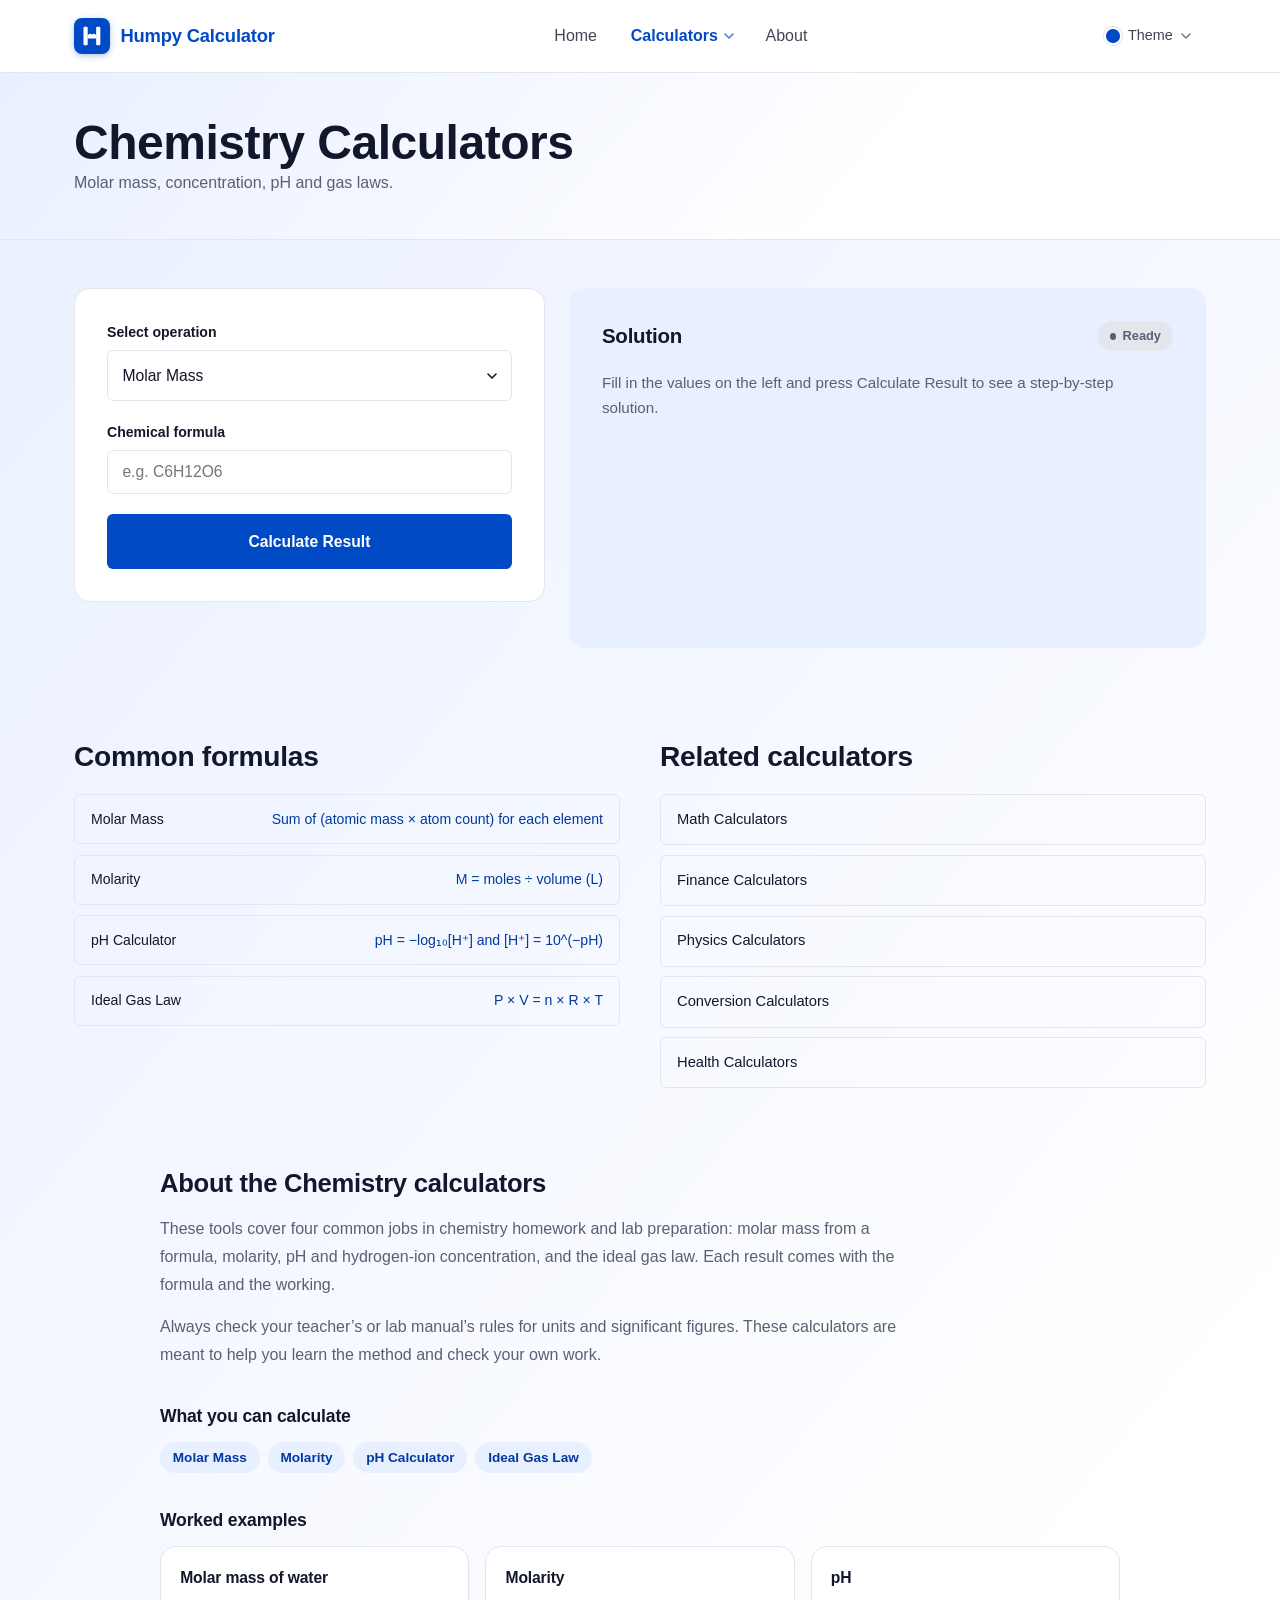
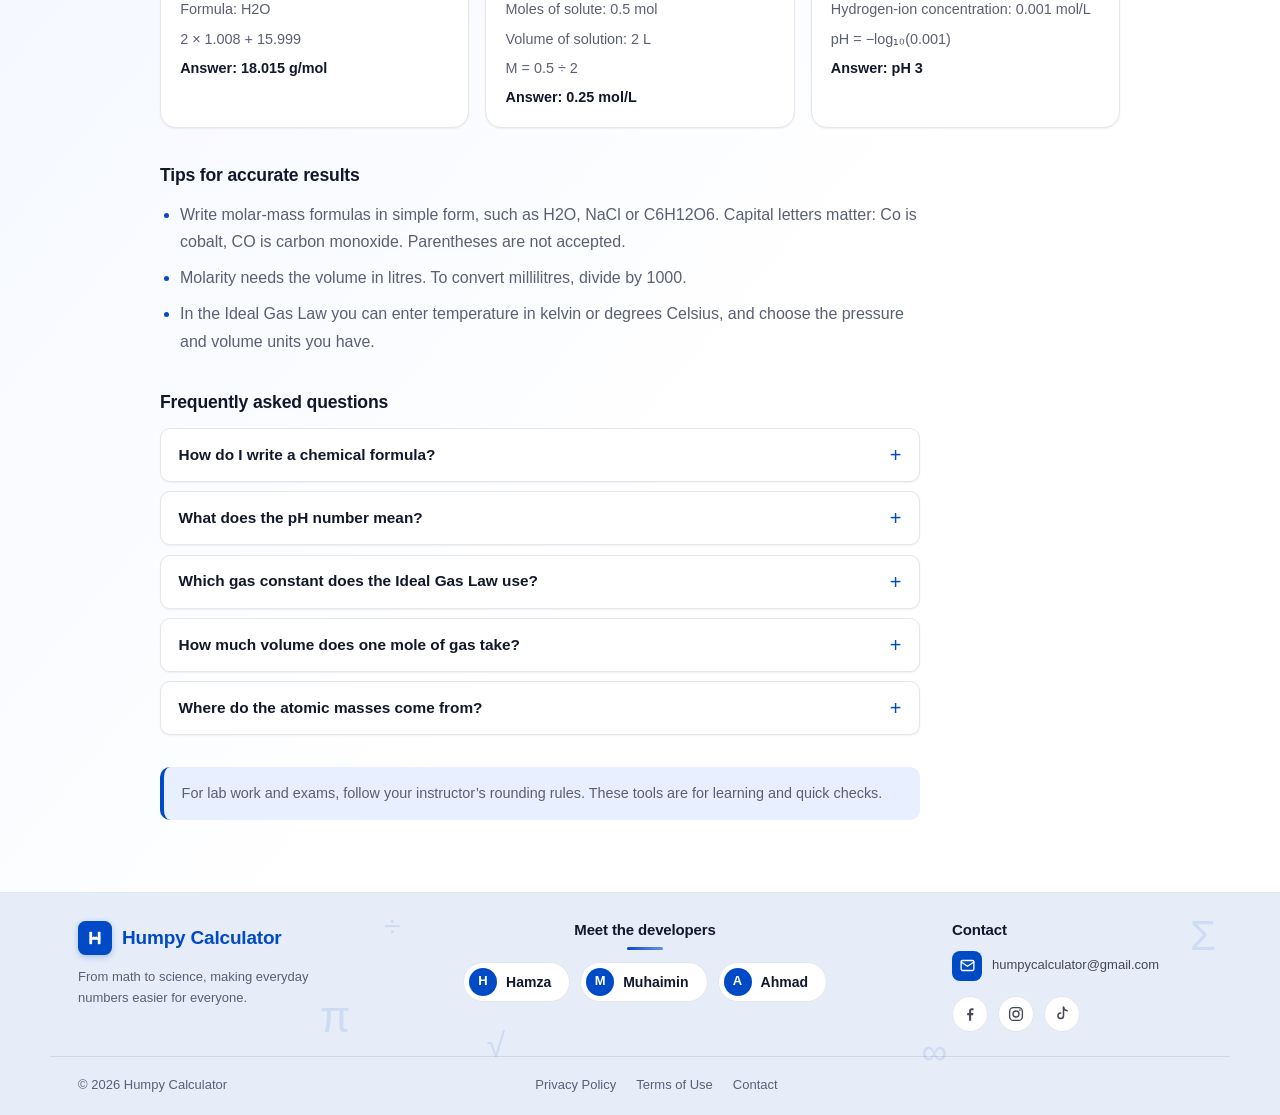
<file: calculators/chemistry/index.html>
<!doctype html>
<html lang="en" data-theme="blue">
<head>
  <meta charset="UTF-8" />
  <meta name="viewport" content="width=device-width, initial-scale=1.0" />
  <meta name="description" content="Free chemistry calculators for molar mass, molarity, pH and the ideal gas law. See the formula and every step of the working." />
  <!-- SECURITY: only this site's own files and Google Fonts may load; no inline scripts or styles (see README.md). -->
  <meta http-equiv="Content-Security-Policy" content="default-src 'self'; script-src 'self'; style-src 'self' https://fonts.googleapis.com; font-src https://fonts.gstatic.com; img-src 'self' data:; connect-src 'none'; object-src 'none'; base-uri 'self'; form-action 'none'" />
  <!-- SEO:START (canonical address + link-preview tags; to change the domain use Find in Files, see README section 5) -->
  <link rel="canonical" href="https://humpycalculator.com/calculators/chemistry/" />
  <meta property="og:type" content="website" />
  <meta property="og:site_name" content="Humpy Calculator" />
  <meta property="og:title" content="Chemistry Calculators: Molar Mass, pH &amp; More · Humpy Calculator" />
  <meta property="og:description" content="Free chemistry calculators for molar mass, molarity, pH and the ideal gas law. See the formula and every step of the working." />
  <meta property="og:url" content="https://humpycalculator.com/calculators/chemistry/" />
  <!-- SEO:END -->
  <meta name="referrer" content="strict-origin-when-cross-origin" />
  <link rel="icon" type="image/svg+xml" href="../../favicon.svg" />
  <title>Chemistry Calculators: Molar Mass, pH &amp; More · Humpy Calculator</title>

  <link rel="preconnect" href="https://fonts.googleapis.com" />
  <link rel="preconnect" href="https://fonts.gstatic.com" crossorigin />
  <link rel="stylesheet" href="https://fonts.googleapis.com/css2?family=Inter:wght@400;500;600;700;800&display=swap" />
  <link rel="stylesheet" href="../../shared/css/base.css" />
  <link rel="stylesheet" href="../../shared/css/navbar.css" />
  <link rel="stylesheet" href="../../shared/css/footer.css" />
  <link rel="stylesheet" href="../../shared/css/calculator.css" />
  <link rel="stylesheet" href="../../calculators/chemistry/chemistry.css" />
</head>
<body>
  <div id="site-header"></div>

  <section class="calc-hero">
    <div class="wrap">
      <h1>Chemistry Calculators</h1>
      <p>Molar mass, concentration, pH and gas laws.</p>
    </div>
  </section>

  <div class="wrap">
    <!-- data-category must match the folder name and the key used in chemistry/chemistry.js -->
    <div class="split-pane" id="calculator-app" data-category="chemistry">
      <!-- LEFT: operation + inputs (filled by calculator-engine.js) -->
      <div class="pane pane-left">
        <div class="field-group">
          <label for="operation-select">Select operation</label>
          <select id="operation-select"></select>
        </div>
        <div id="dynamic-fields"></div>
        <button class="btn btn-primary btn-block" id="calculate-btn">Calculate Result</button>
      </div>

      <!-- RIGHT: step-by-step solution -->
      <div class="pane pane-right">
        <div class="pane-right-head">
          <h3>Solution</h3>
          <span class="badge" id="solution-badge">Ready</span>
        </div>
        <div id="solution-body">
          <p class="solution-placeholder">Fill in the values on the left and press Calculate Result to see a step-by-step solution.</p>
        </div>
      </div>
    </div>

    <!-- Calculation details, common formulas + related calculators -->
    <div id="calculation-info" class="calculation-info-wrap" aria-live="polite"></div>

    <div class="calc-lower">
      <div>
        <h2 class="section-title">Common formulas</h2>
        <div class="formula-list" id="formula-list"></div>
      </div>
      <div>
        <h2 class="section-title">Related calculators</h2>
        <div class="related-list" id="related-list"></div>
      </div>
    </div>

    <!-- GUIDE:START (written content; edit freely, keep it plain HTML) -->
    <section class="calc-guide" aria-labelledby="guide-title">
    <h2 id="guide-title">About the Chemistry calculators</h2>
    <div class="guide-intro"><p>These tools cover four common jobs in chemistry homework and lab preparation: molar mass from a formula, molarity, pH and hydrogen-ion concentration, and the ideal gas law. Each result comes with the formula and the working.</p><p>Always check your teacher’s or lab manual’s rules for units and significant figures. These calculators are meant to help you learn the method and check your own work.</p></div>
    <h3>What you can calculate</h3>
    <ul class="guide-tags"><li>Molar Mass</li><li>Molarity</li><li>pH Calculator</li><li>Ideal Gas Law</li></ul>
    <h3>Worked examples</h3>
    <div class="guide-examples"><article class="guide-example"><h4>Molar mass of water</h4><p>Formula: H2O</p><p>2 × 1.008 + 15.999</p><p class="guide-answer">Answer: 18.015 g/mol</p></article><article class="guide-example"><h4>Molarity</h4><p>Moles of solute: 0.5 mol</p><p>Volume of solution: 2 L</p><p>M = 0.5 ÷ 2</p><p class="guide-answer">Answer: 0.25 mol/L</p></article><article class="guide-example"><h4>pH</h4><p>Hydrogen-ion concentration: 0.001 mol/L</p><p>pH = −log₁₀(0.001)</p><p class="guide-answer">Answer: pH 3</p></article></div>
    <h3>Tips for accurate results</h3>
    <ul class="guide-tips"><li>Write molar-mass formulas in simple form, such as H2O, NaCl or C6H12O6. Capital letters matter: Co is cobalt, CO is carbon monoxide. Parentheses are not accepted.</li><li>Molarity needs the volume in litres. To convert millilitres, divide by 1000.</li><li>In the Ideal Gas Law you can enter temperature in kelvin or degrees Celsius, and choose the pressure and volume units you have.</li></ul>
    <h3>Frequently asked questions</h3>
    <div class="guide-faq"><details><summary>How do I write a chemical formula?</summary><p>Use element symbols with numbers after them, like H2O or C6H12O6, with no spaces. The first letter of a symbol is capital and the second, if there is one, is lowercase. Formulas with parentheses, such as Ca(OH)2, are not accepted, so write every atom out, for example CaO2H2.</p></details><details><summary>What does the pH number mean?</summary><p>pH = −log₁₀[H⁺]. At 25 °C, a pH below 7 is acidic, 7 is neutral and above 7 is basic. Each whole pH step is a tenfold change in hydrogen-ion concentration.</p></details><details><summary>Which gas constant does the Ideal Gas Law use?</summary><p>R = 8.314462618 Pa·m³·mol⁻¹·K⁻¹. Your inputs are converted to pascals, cubic metres and kelvin before the calculation, and the answer is shown in practical units as well.</p></details><details><summary>How much volume does one mole of gas take?</summary><p>At 273.15 K and 1 atm, one mole of an ideal gas takes up about 22.4 litres. You can check this by choosing Volume as the unknown with n = 1, T = 273.15 K and P = 1 atm.</p></details><details><summary>Where do the atomic masses come from?</summary><p>They are standard atomic masses built into the calculator, and the molar mass is shown in g/mol with the steps for each element.</p></details></div>
    <p class="guide-note">For lab work and exams, follow your instructor’s rounding rules. These tools are for learning and quick checks.</p>
    </section>
    <!-- GUIDE:END -->
  </div>

  <div id="site-footer"></div>

  <script src="../../shared/js/utils.js"></script>
  <script src="../../shared/js/site-config.js"></script>
  <script src="../../calculators/chemistry/chemistry.js"></script>
  <script src="../../shared/js/layout.js"></script>
  <script src="../../shared/js/calculator-engine.js"></script>
</body>
</html>
</file>
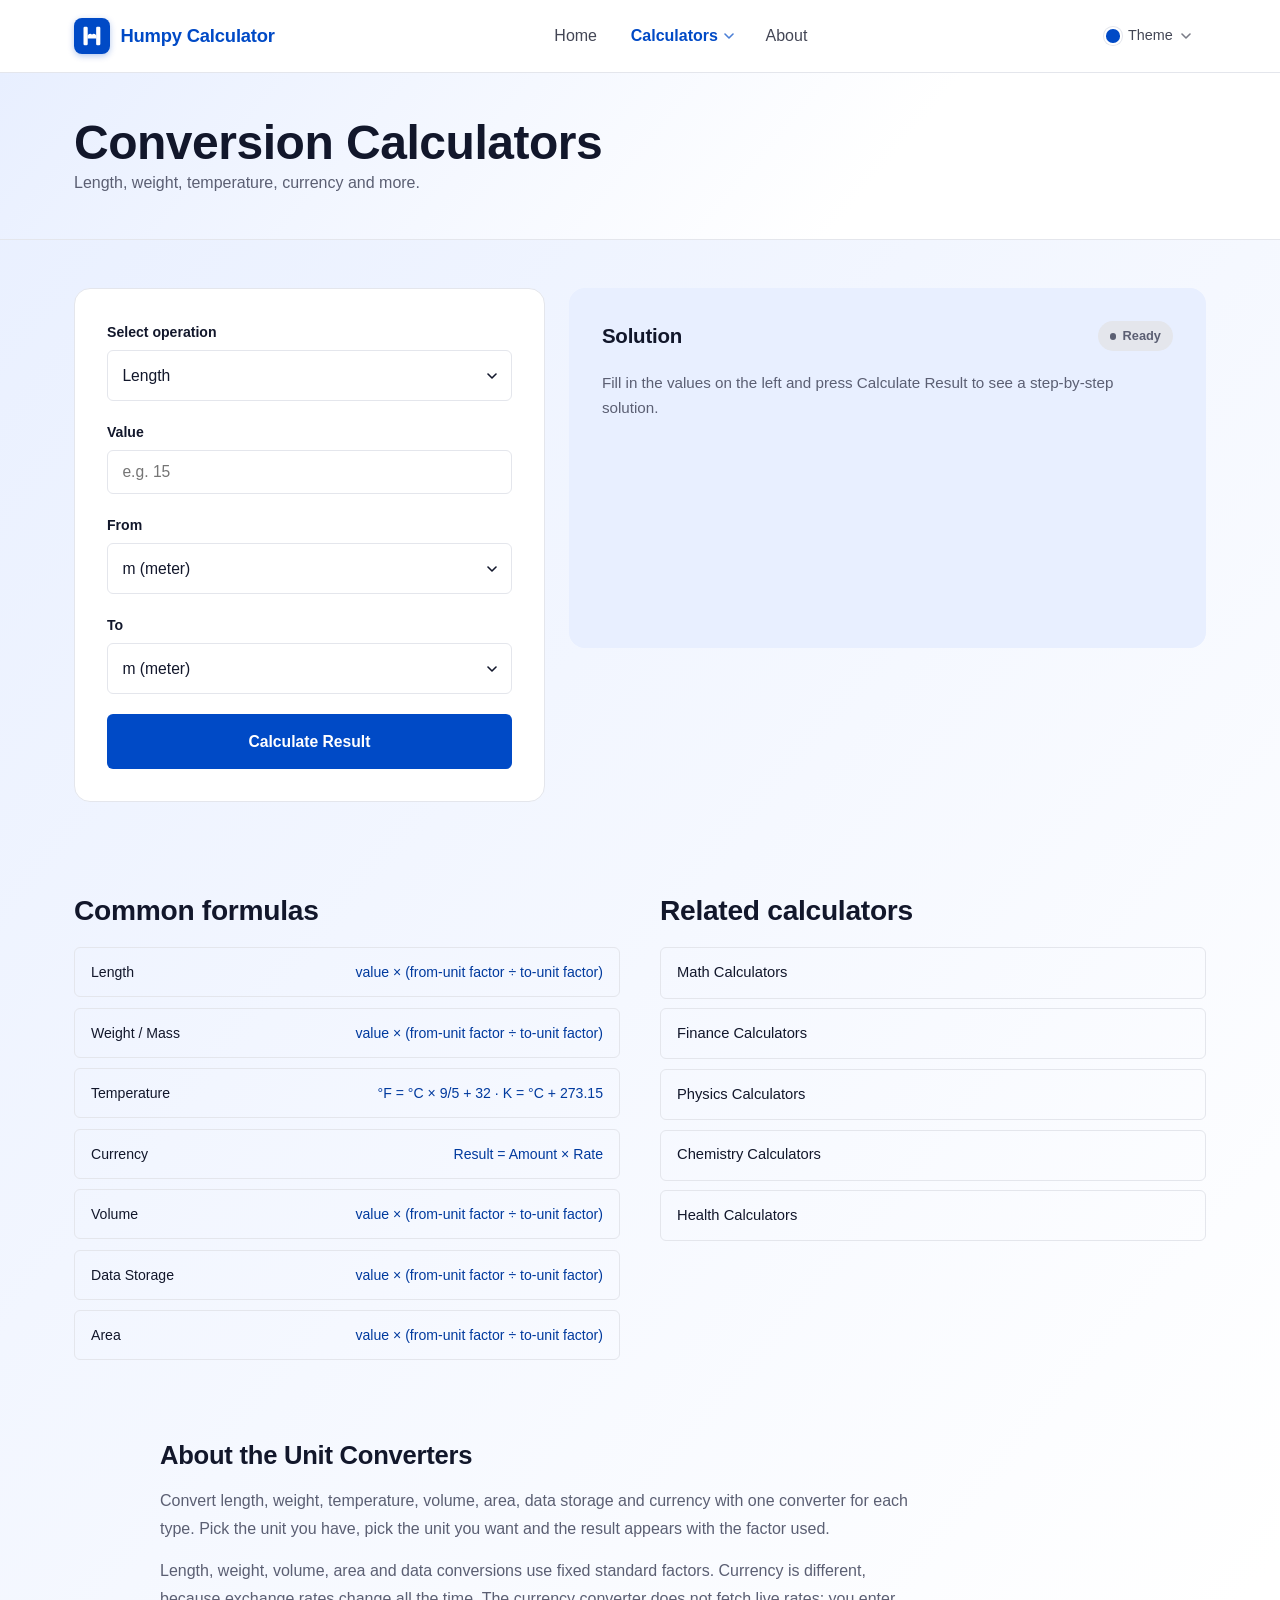
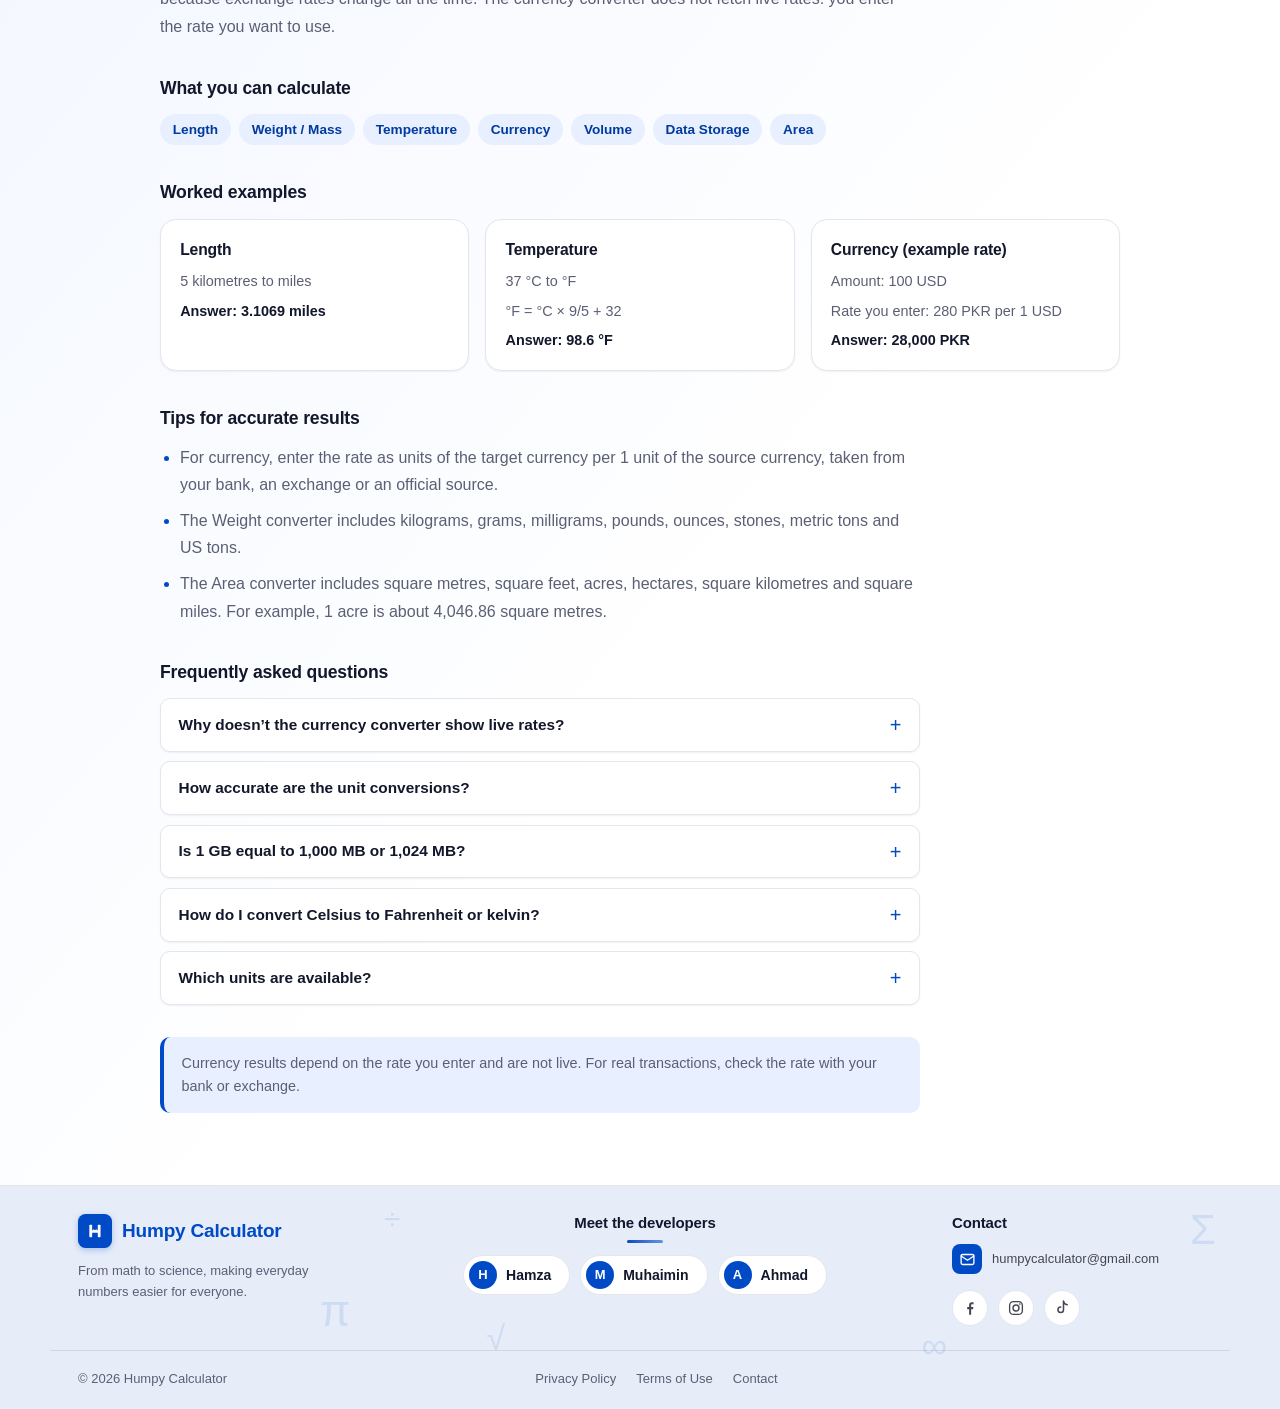
<file: calculators/conversion/index.html>
<!doctype html>
<html lang="en" data-theme="blue">
<head>
  <meta charset="UTF-8" />
  <meta name="viewport" content="width=device-width, initial-scale=1.0" />
  <meta name="description" content="Free unit converters for length, weight, temperature, volume, area, data storage and currency using an exchange rate you enter." />
  <!-- SECURITY: only this site's own files and Google Fonts may load; no inline scripts or styles (see README.md). -->
  <meta http-equiv="Content-Security-Policy" content="default-src 'self'; script-src 'self'; style-src 'self' https://fonts.googleapis.com; font-src https://fonts.gstatic.com; img-src 'self' data:; connect-src 'none'; object-src 'none'; base-uri 'self'; form-action 'none'" />
  <!-- SEO:START (canonical address + link-preview tags; to change the domain use Find in Files, see README section 5) -->
  <link rel="canonical" href="https://humpycalculator.com/calculators/conversion/" />
  <meta property="og:type" content="website" />
  <meta property="og:site_name" content="Humpy Calculator" />
  <meta property="og:title" content="Unit Converters: Length, Weight, Temperature · Humpy Calculator" />
  <meta property="og:description" content="Free unit converters for length, weight, temperature, volume, area, data storage and currency using an exchange rate you enter." />
  <meta property="og:url" content="https://humpycalculator.com/calculators/conversion/" />
  <!-- SEO:END -->
  <meta name="referrer" content="strict-origin-when-cross-origin" />
  <link rel="icon" type="image/svg+xml" href="../../favicon.svg" />
  <title>Unit Converters: Length, Weight, Temperature · Humpy Calculator</title>

  <link rel="preconnect" href="https://fonts.googleapis.com" />
  <link rel="preconnect" href="https://fonts.gstatic.com" crossorigin />
  <link rel="stylesheet" href="https://fonts.googleapis.com/css2?family=Inter:wght@400;500;600;700;800&display=swap" />
  <link rel="stylesheet" href="../../shared/css/base.css" />
  <link rel="stylesheet" href="../../shared/css/navbar.css" />
  <link rel="stylesheet" href="../../shared/css/footer.css" />
  <link rel="stylesheet" href="../../shared/css/calculator.css" />
  <link rel="stylesheet" href="../../calculators/conversion/conversion.css" />
</head>
<body class="conversion-page">
  <div id="site-header"></div>

  <section class="calc-hero">
    <div class="wrap-calculator-only conversion-hero-content">
      <h1>Conversion Calculators</h1>
      <p>Length, weight, temperature, currency and more.</p>
    </div>
  </section>

  <div class="wrap">
    <!-- data-category must match the folder name and the key used in conversion/conversion.js -->
    <div class="split-pane" id="calculator-app" data-category="conversion">
      <!-- LEFT: operation + inputs (filled by calculator-engine.js) -->
      <div class="pane pane-left">
        <div class="field-group">
          <label for="operation-select">Select operation</label>
          <select id="operation-select"></select>
        </div>
        <div id="dynamic-fields"></div>
        <button class="btn btn-primary btn-block" id="calculate-btn">Calculate Result</button>
      </div>

      <!-- RIGHT: step-by-step solution -->
      <div class="pane pane-right">
        <div class="pane-right-head">
          <h3>Solution</h3>
          <span class="badge" id="solution-badge">Ready</span>
        </div>
        <div id="solution-body">
          <p class="solution-placeholder">Fill in the values on the left and press Calculate Result to see a step-by-step solution.</p>
        </div>
      </div>
    </div>

    <!-- Calculation details, common formulas + related calculators -->
    <div id="calculation-info" class="calculation-info-wrap" aria-live="polite"></div>

    <div class="calc-lower">
      <div>
        <h2 class="section-title">Common formulas</h2>
        <div class="formula-list" id="formula-list"></div>
      </div>
      <div>
        <h2 class="section-title">Related calculators</h2>
        <div class="related-list" id="related-list"></div>
      </div>
    </div>

    <!-- GUIDE:START (written content; edit freely, keep it plain HTML) -->
    <section class="calc-guide" aria-labelledby="guide-title">
    <h2 id="guide-title">About the Unit Converters</h2>
    <div class="guide-intro"><p>Convert length, weight, temperature, volume, area, data storage and currency with one converter for each type. Pick the unit you have, pick the unit you want and the result appears with the factor used.</p><p>Length, weight, volume, area and data conversions use fixed standard factors. Currency is different, because exchange rates change all the time. The currency converter does not fetch live rates: you enter the rate you want to use.</p></div>
    <h3>What you can calculate</h3>
    <ul class="guide-tags"><li>Length</li><li>Weight / Mass</li><li>Temperature</li><li>Currency</li><li>Volume</li><li>Data Storage</li><li>Area</li></ul>
    <h3>Worked examples</h3>
    <div class="guide-examples"><article class="guide-example"><h4>Length</h4><p>5 kilometres to miles</p><p class="guide-answer">Answer: 3.1069 miles</p></article><article class="guide-example"><h4>Temperature</h4><p>37 °C to °F</p><p>°F = °C × 9/5 + 32</p><p class="guide-answer">Answer: 98.6 °F</p></article><article class="guide-example"><h4>Currency (example rate)</h4><p>Amount: 100 USD</p><p>Rate you enter: 280 PKR per 1 USD</p><p class="guide-answer">Answer: 28,000 PKR</p></article></div>
    <h3>Tips for accurate results</h3>
    <ul class="guide-tips"><li>For currency, enter the rate as units of the target currency per 1 unit of the source currency, taken from your bank, an exchange or an official source.</li><li>The Weight converter includes kilograms, grams, milligrams, pounds, ounces, stones, metric tons and US tons.</li><li>The Area converter includes square metres, square feet, acres, hectares, square kilometres and square miles. For example, 1 acre is about 4,046.86 square metres.</li></ul>
    <h3>Frequently asked questions</h3>
    <div class="guide-faq"><details><summary>Why doesn’t the currency converter show live rates?</summary><p>Live rates would need the page to contact an outside service. This site keeps every calculation inside your browser and sends nothing out, so you type in a rate instead.</p></details><details><summary>How accurate are the unit conversions?</summary><p>They use standard conversion factors and show up to four decimal places, so the results are accurate for everyday, school and general use.</p></details><details><summary>Is 1 GB equal to 1,000 MB or 1,024 MB?</summary><p>The Data Storage converter uses the decimal (SI) system, so 1 GB = 1,000 MB. Some operating systems report binary sizes (1 GiB = 1,024 MiB), so the numbers you see on your device can differ slightly.</p></details><details><summary>How do I convert Celsius to Fahrenheit or kelvin?</summary><p>°F = °C × 9/5 + 32 and K = °C + 273.15. The Temperature converter does this for any pair of Celsius, Fahrenheit and kelvin.</p></details><details><summary>Which units are available?</summary><p>Length, weight, volume, area, data storage (bits to yottabytes and beyond), temperature (°C, °F, K) and nine currencies: USD, EUR, GBP, PKR, INR, AED, SAR, JPY and CNY.</p></details></div>
    <p class="guide-note">Currency results depend on the rate you enter and are not live. For real transactions, check the rate with your bank or exchange.</p>
    </section>
    <!-- GUIDE:END -->
  </div>

  <div id="site-footer"></div>

  <script src="../../shared/js/utils.js"></script>
  <script src="../../shared/js/site-config.js"></script>
  <script src="../../calculators/conversion/conversion.js"></script>
  <script src="../../shared/js/layout.js"></script>
  <script src="../../shared/js/calculator-engine.js"></script>
</body>
</html>
</file>
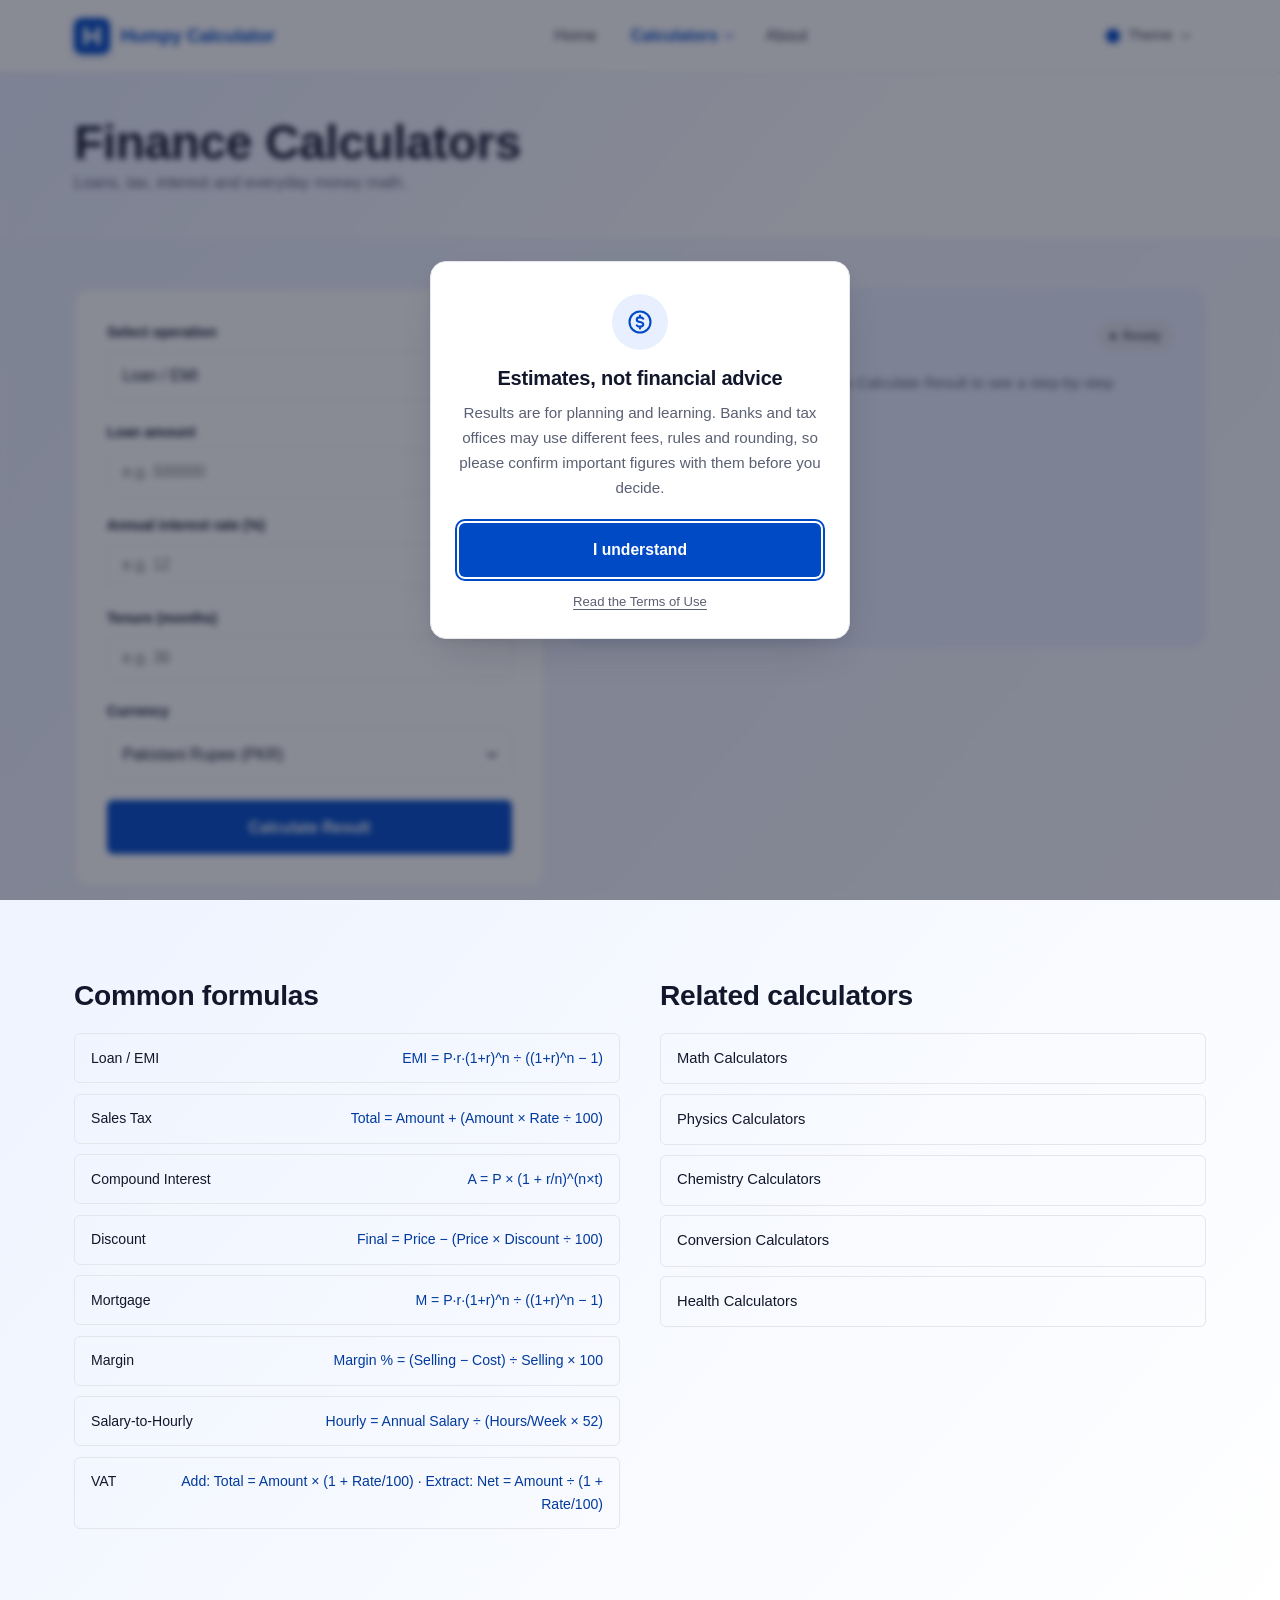
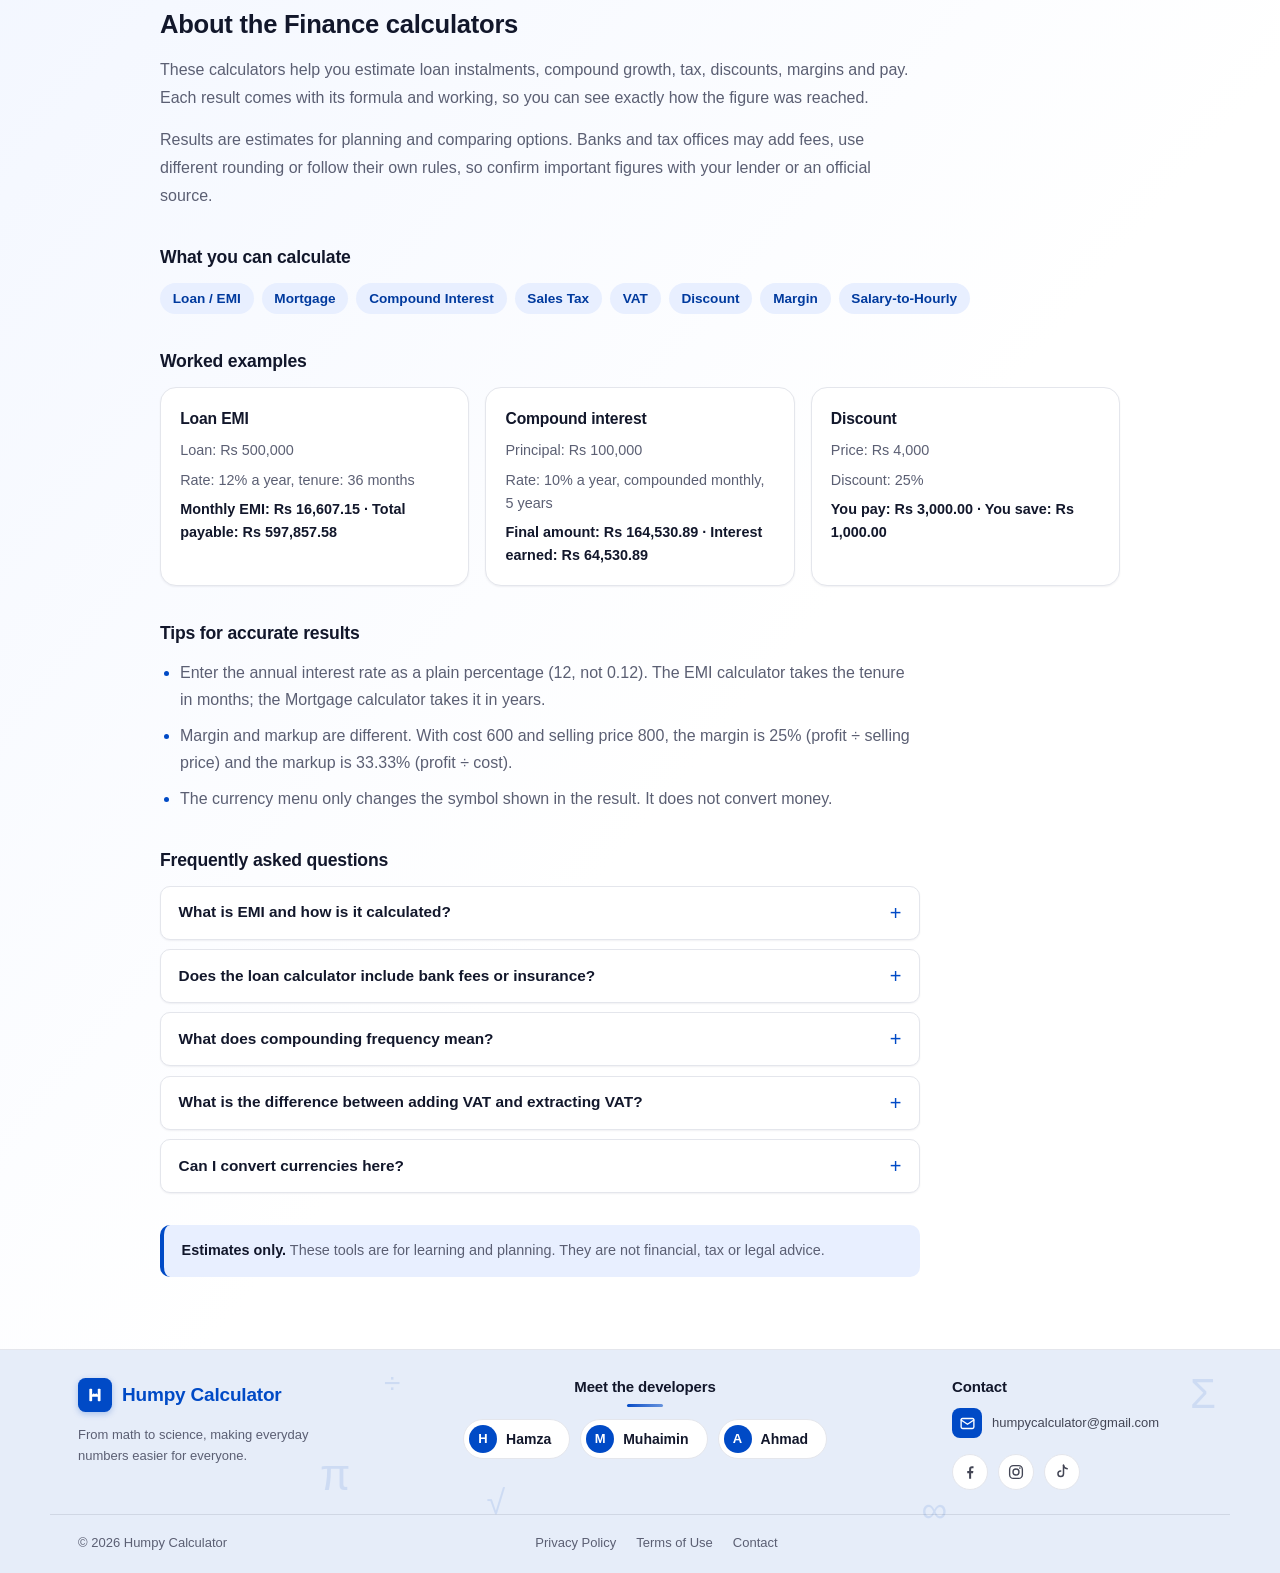
<file: calculators/finance/index.html>
<!doctype html>
<html lang="en" data-theme="blue">
<head>
  <meta charset="UTF-8" />
  <meta name="viewport" content="width=device-width, initial-scale=1.0" />
  <meta name="description" content="Free finance calculators: loan EMI, mortgage, compound interest, sales tax, VAT, discounts, profit margin and salary to hourly pay, with the working shown." />
  <!-- SECURITY: only this site's own files and Google Fonts may load; no inline scripts or styles (see README.md). -->
  <meta http-equiv="Content-Security-Policy" content="default-src 'self'; script-src 'self'; style-src 'self' https://fonts.googleapis.com; font-src https://fonts.gstatic.com; img-src 'self' data:; connect-src 'none'; object-src 'none'; base-uri 'self'; form-action 'none'" />
  <!-- SEO:START (canonical address + link-preview tags; to change the domain use Find in Files, see README section 5) -->
  <link rel="canonical" href="https://humpycalculator.com/calculators/finance/" />
  <meta property="og:type" content="website" />
  <meta property="og:site_name" content="Humpy Calculator" />
  <meta property="og:title" content="Finance Calculators: EMI, Interest, Tax · Humpy Calculator" />
  <meta property="og:description" content="Free finance calculators: loan EMI, mortgage, compound interest, sales tax, VAT, discounts, profit margin and salary to hourly pay, with the working shown." />
  <meta property="og:url" content="https://humpycalculator.com/calculators/finance/" />
  <!-- SEO:END -->
  <meta name="referrer" content="strict-origin-when-cross-origin" />
  <link rel="icon" type="image/svg+xml" href="../../favicon.svg" />
  <title>Finance Calculators: EMI, Interest, Tax · Humpy Calculator</title>

  <link rel="preconnect" href="https://fonts.googleapis.com" />
  <link rel="preconnect" href="https://fonts.gstatic.com" crossorigin />
  <link rel="stylesheet" href="https://fonts.googleapis.com/css2?family=Inter:wght@400;500;600;700;800&display=swap" />
  <link rel="stylesheet" href="../../shared/css/base.css" />
  <link rel="stylesheet" href="../../shared/css/navbar.css" />
  <link rel="stylesheet" href="../../shared/css/footer.css" />
  <link rel="stylesheet" href="../../shared/css/calculator.css" />
  <link rel="stylesheet" href="../../calculators/finance/finance.css" />
</head>
<body>
  <div id="site-header"></div>

  <section class="calc-hero">
    <div class="wrap">
      <h1>Finance Calculators</h1>
      <p>Loans, tax, interest and everyday money math.</p>
    </div>
  </section>

  <div class="wrap">
    <!-- data-category must match the folder name and the key used in finance/finance.js -->
    <div class="split-pane" id="calculator-app" data-category="finance">
      <!-- LEFT: operation + inputs (filled by calculator-engine.js) -->
      <div class="pane pane-left">
        <div class="field-group">
          <label for="operation-select">Select operation</label>
          <select id="operation-select"></select>
        </div>
        <div id="dynamic-fields"></div>
        <button class="btn btn-primary btn-block" id="calculate-btn">Calculate Result</button>
      </div>

      <!-- RIGHT: step-by-step solution -->
      <div class="pane pane-right">
        <div class="pane-right-head">
          <h3>Solution</h3>
          <span class="badge" id="solution-badge">Ready</span>
        </div>
        <div id="solution-body">
          <p class="solution-placeholder">Fill in the values on the left and press Calculate Result to see a step-by-step solution.</p>
        </div>
      </div>
    </div>

    <!-- Calculation details, common formulas + related calculators -->
    <div id="calculation-info" class="calculation-info-wrap" aria-live="polite"></div>

    <div class="calc-lower">
      <div>
        <h2 class="section-title">Common formulas</h2>
        <div class="formula-list" id="formula-list"></div>
      </div>
      <div>
        <h2 class="section-title">Related calculators</h2>
        <div class="related-list" id="related-list"></div>
      </div>
    </div>

    <!-- GUIDE:START (written content; edit freely, keep it plain HTML) -->
    <section class="calc-guide" aria-labelledby="guide-title">
    <h2 id="guide-title">About the Finance calculators</h2>
    <div class="guide-intro"><p>These calculators help you estimate loan instalments, compound growth, tax, discounts, margins and pay. Each result comes with its formula and working, so you can see exactly how the figure was reached.</p><p>Results are estimates for planning and comparing options. Banks and tax offices may add fees, use different rounding or follow their own rules, so confirm important figures with your lender or an official source.</p></div>
    <h3>What you can calculate</h3>
    <ul class="guide-tags"><li>Loan / EMI</li><li>Mortgage</li><li>Compound Interest</li><li>Sales Tax</li><li>VAT</li><li>Discount</li><li>Margin</li><li>Salary-to-Hourly</li></ul>
    <h3>Worked examples</h3>
    <div class="guide-examples"><article class="guide-example"><h4>Loan EMI</h4><p>Loan: Rs 500,000</p><p>Rate: 12% a year, tenure: 36 months</p><p class="guide-answer">Monthly EMI: Rs 16,607.15 · Total payable: Rs 597,857.58</p></article><article class="guide-example"><h4>Compound interest</h4><p>Principal: Rs 100,000</p><p>Rate: 10% a year, compounded monthly, 5 years</p><p class="guide-answer">Final amount: Rs 164,530.89 · Interest earned: Rs 64,530.89</p></article><article class="guide-example"><h4>Discount</h4><p>Price: Rs 4,000</p><p>Discount: 25%</p><p class="guide-answer">You pay: Rs 3,000.00 · You save: Rs 1,000.00</p></article></div>
    <h3>Tips for accurate results</h3>
    <ul class="guide-tips"><li>Enter the annual interest rate as a plain percentage (12, not 0.12). The EMI calculator takes the tenure in months; the Mortgage calculator takes it in years.</li><li>Margin and markup are different. With cost 600 and selling price 800, the margin is 25% (profit ÷ selling price) and the markup is 33.33% (profit ÷ cost).</li><li>The currency menu only changes the symbol shown in the result. It does not convert money.</li></ul>
    <h3>Frequently asked questions</h3>
    <div class="guide-faq"><details><summary>What is EMI and how is it calculated?</summary><p>EMI is the fixed amount you pay each month on a loan. The formula is EMI = P × r × (1 + r)^n ÷ ((1 + r)^n − 1), where P is the loan amount, r is the monthly rate (annual rate ÷ 12 ÷ 100) and n is the number of months.</p></details><details><summary>Does the loan calculator include bank fees or insurance?</summary><p>No. It uses only the amount, the interest rate and the tenure. Processing fees, insurance and taxes are not included, so your bank’s own schedule can differ a little.</p></details><details><summary>What does compounding frequency mean?</summary><p>It is how often interest is added to the balance. Monthly compounding adds interest 12 times a year. The more often interest is added, the slightly faster the balance grows.</p></details><details><summary>What is the difference between adding VAT and extracting VAT?</summary><p>Adding VAT takes a price without VAT and gives the total with VAT. Extracting VAT does the opposite: it takes a total that already includes VAT and splits it into the net price and the VAT amount. For example, Rs 1,150 including 15% VAT is Rs 1,000 plus Rs 150 VAT.</p></details><details><summary>Can I convert currencies here?</summary><p>Not on this page. Use the Currency tool on the <a href="../conversion/">Conversion page</a>, where you enter the exchange rate yourself.</p></details></div>
    <p class="guide-note"><strong>Estimates only.</strong> These tools are for learning and planning. They are not financial, tax or legal advice.</p>
    </section>
    <!-- GUIDE:END -->
  </div>

  <div id="site-footer"></div>

  <script src="../../shared/js/utils.js"></script>
  <script src="../../shared/js/site-config.js"></script>
  <script src="../../calculators/finance/finance.js"></script>
  <script src="../../shared/js/layout.js"></script>
  <script src="../../shared/js/calculator-engine.js"></script>
  <script src="../../shared/js/disclaimer.js"></script>
</body>
</html>
</file>
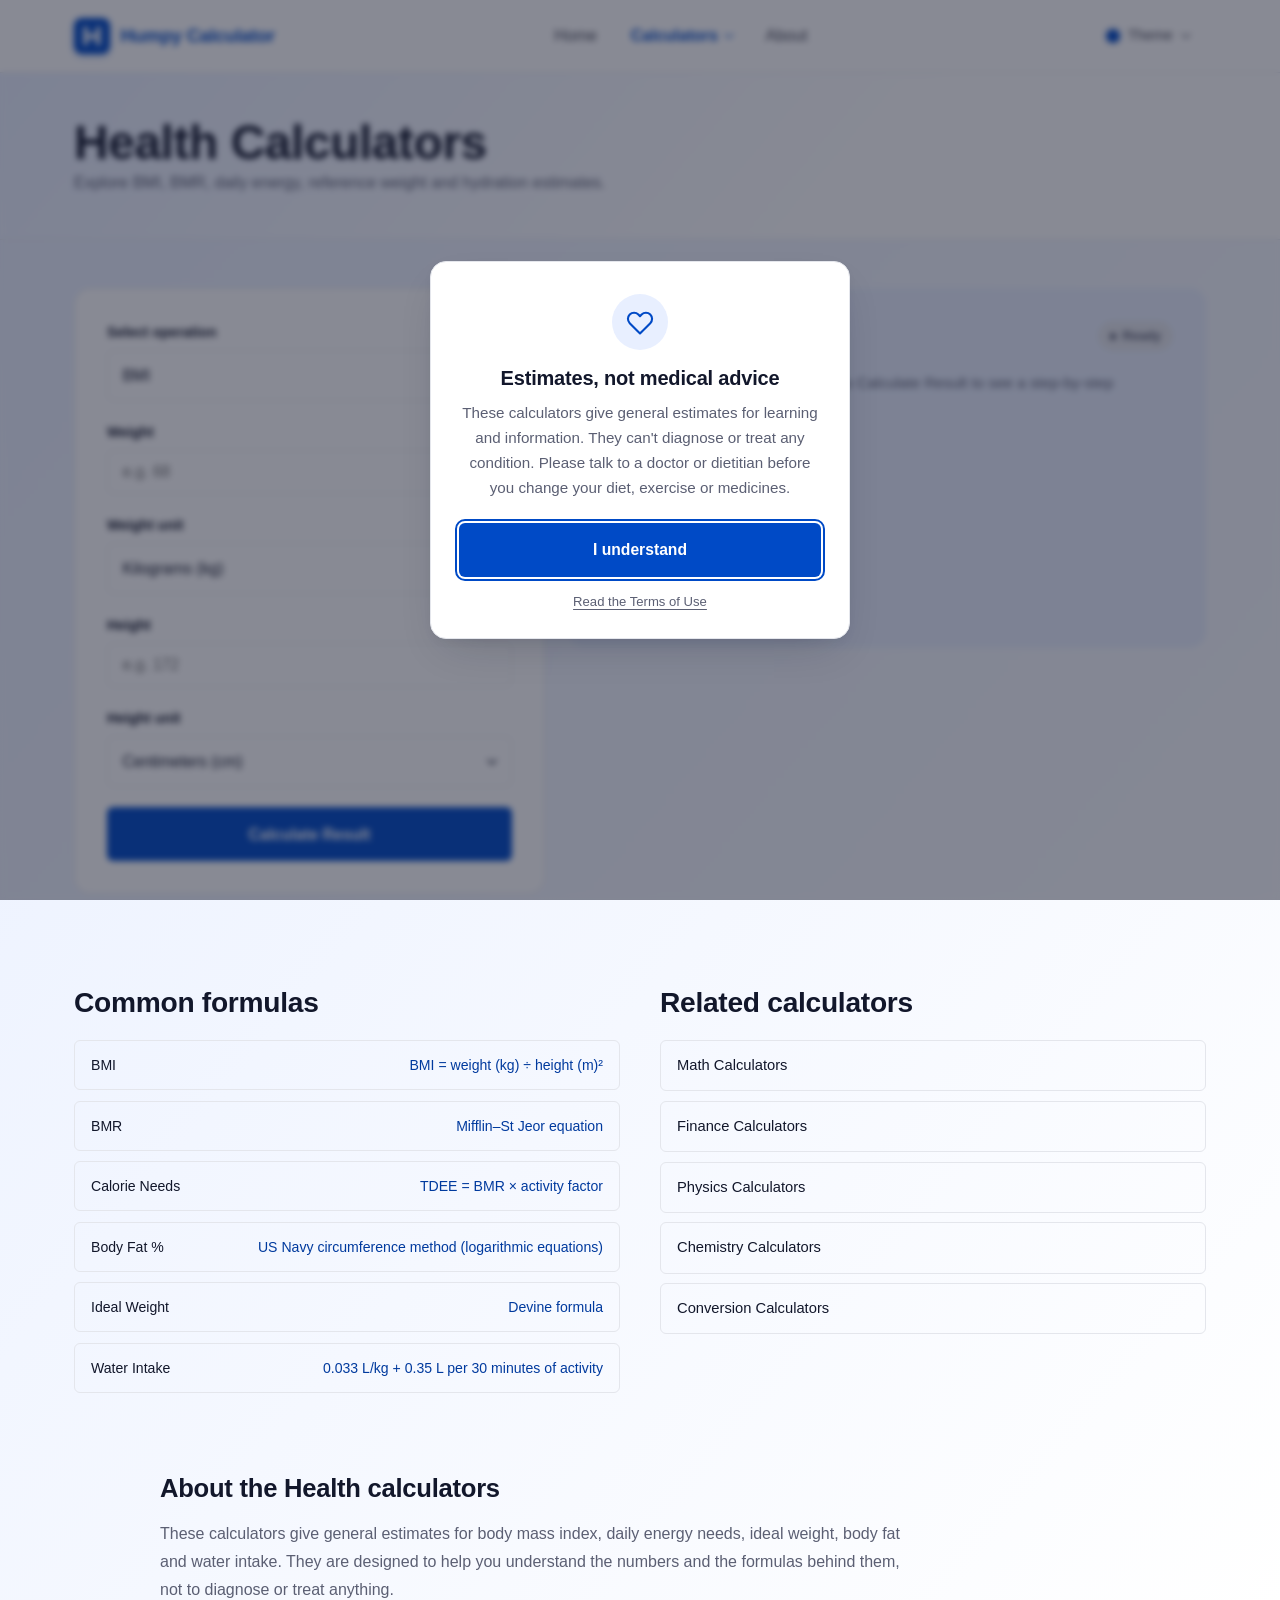
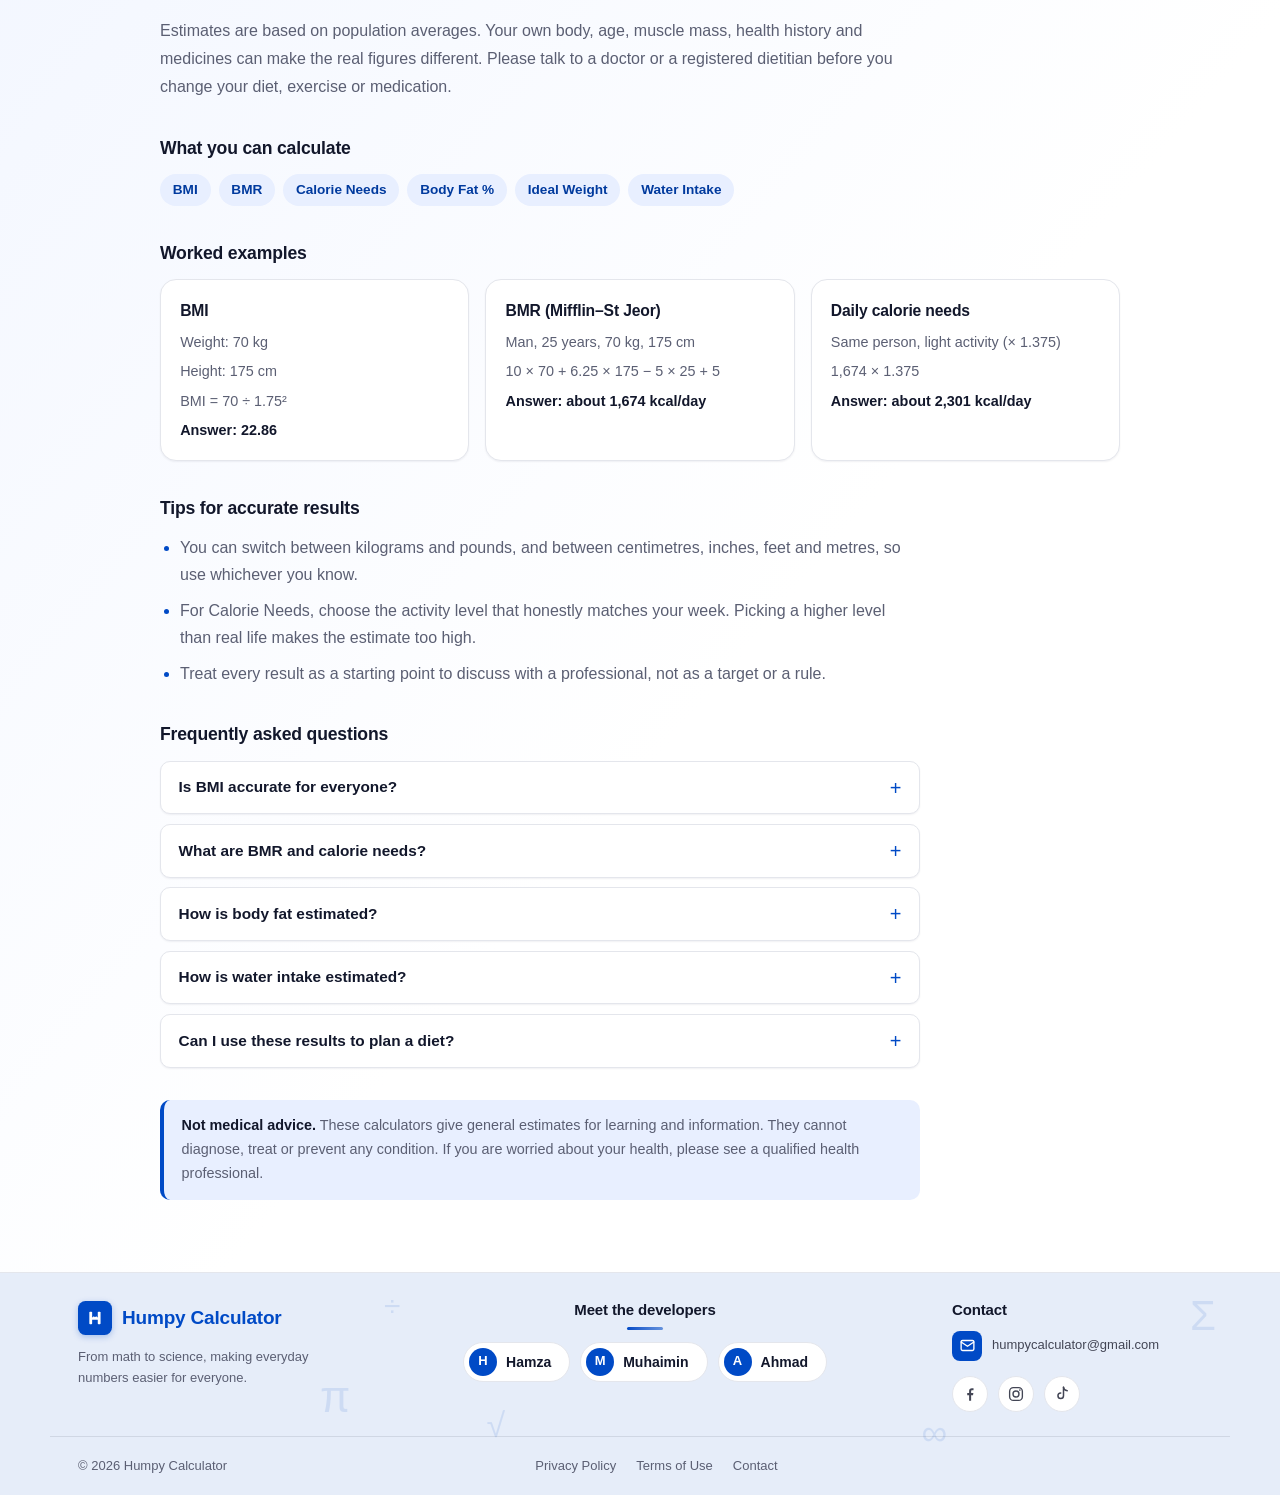
<file: calculators/health/index.html>
<!doctype html>
<html lang="en" data-theme="blue">
<head>
  <meta charset="UTF-8" />
  <meta name="viewport" content="width=device-width, initial-scale=1.0" />
  <meta name="description" content="Free health calculators for BMI, BMR, daily calorie needs, body fat, ideal weight and water intake. General estimates, not medical advice." />
  <!-- SECURITY: only this site's own files and Google Fonts may load; no inline scripts or styles (see README.md). -->
  <meta http-equiv="Content-Security-Policy" content="default-src 'self'; script-src 'self'; style-src 'self' https://fonts.googleapis.com; font-src https://fonts.gstatic.com; img-src 'self' data:; connect-src 'none'; object-src 'none'; base-uri 'self'; form-action 'none'" />
  <!-- SEO:START (canonical address + link-preview tags; to change the domain use Find in Files, see README section 5) -->
  <link rel="canonical" href="https://humpycalculator.com/calculators/health/" />
  <meta property="og:type" content="website" />
  <meta property="og:site_name" content="Humpy Calculator" />
  <meta property="og:title" content="Health Calculators: BMI, BMR, Calorie Needs · Humpy Calculator" />
  <meta property="og:description" content="Free health calculators for BMI, BMR, daily calorie needs, body fat, ideal weight and water intake. General estimates, not medical advice." />
  <meta property="og:url" content="https://humpycalculator.com/calculators/health/" />
  <!-- SEO:END -->
  <meta name="referrer" content="strict-origin-when-cross-origin" />
  <link rel="icon" type="image/svg+xml" href="../../favicon.svg" />
  <title>Health Calculators: BMI, BMR, Calorie Needs · Humpy Calculator</title>

  <link rel="preconnect" href="https://fonts.googleapis.com" />
  <link rel="preconnect" href="https://fonts.gstatic.com" crossorigin />
  <link rel="stylesheet" href="https://fonts.googleapis.com/css2?family=Inter:wght@400;500;600;700;800&display=swap" />
  <link rel="stylesheet" href="../../shared/css/base.css" />
  <link rel="stylesheet" href="../../shared/css/navbar.css" />
  <link rel="stylesheet" href="../../shared/css/footer.css" />
  <link rel="stylesheet" href="../../shared/css/calculator.css" />
  <link rel="stylesheet" href="../../calculators/health/health.css" />
</head>
<body>
  <div id="site-header"></div>

  <section class="calc-hero">
    <div class="wrap">
      <h1>Health Calculators</h1>
      <p>Explore BMI, BMR, daily energy, reference weight and hydration estimates.</p>
    </div>
  </section>

  <div class="wrap">
    <!-- data-category must match the folder name and the key used in health/health.js -->
    <div class="split-pane" id="calculator-app" data-category="health">
      <!-- LEFT: operation + inputs (filled by calculator-engine.js) -->
      <div class="pane pane-left">
        <div class="field-group">
          <label for="operation-select">Select operation</label>
          <select id="operation-select"></select>
        </div>
        <div id="dynamic-fields"></div>
        <button class="btn btn-primary btn-block" id="calculate-btn">Calculate Result</button>
      </div>

      <!-- RIGHT: step-by-step solution -->
      <div class="pane pane-right">
        <div class="pane-right-head">
          <h3>Solution</h3>
          <span class="badge" id="solution-badge">Ready</span>
        </div>
        <div id="solution-body">
          <p class="solution-placeholder">Fill in the values on the left and press Calculate Result to see a step-by-step solution.</p>
        </div>
      </div>
    </div>

    <!-- Calculation details, common formulas + related calculators -->
    <div id="calculation-info" class="calculation-info-wrap" aria-live="polite"></div>

    <div class="calc-lower">
      <div>
        <h2 class="section-title">Common formulas</h2>
        <div class="formula-list" id="formula-list"></div>
      </div>
      <div>
        <h2 class="section-title">Related calculators</h2>
        <div class="related-list" id="related-list"></div>
      </div>
    </div>

    <!-- GUIDE:START (written content; edit freely, keep it plain HTML) -->
    <section class="calc-guide" aria-labelledby="guide-title">
    <h2 id="guide-title">About the Health calculators</h2>
    <div class="guide-intro"><p>These calculators give general estimates for body mass index, daily energy needs, ideal weight, body fat and water intake. They are designed to help you understand the numbers and the formulas behind them, not to diagnose or treat anything.</p><p>Estimates are based on population averages. Your own body, age, muscle mass, health history and medicines can make the real figures different. Please talk to a doctor or a registered dietitian before you change your diet, exercise or medication.</p></div>
    <h3>What you can calculate</h3>
    <ul class="guide-tags"><li>BMI</li><li>BMR</li><li>Calorie Needs</li><li>Body Fat %</li><li>Ideal Weight</li><li>Water Intake</li></ul>
    <h3>Worked examples</h3>
    <div class="guide-examples"><article class="guide-example"><h4>BMI</h4><p>Weight: 70 kg</p><p>Height: 175 cm</p><p>BMI = 70 ÷ 1.75²</p><p class="guide-answer">Answer: 22.86</p></article><article class="guide-example"><h4>BMR (Mifflin–St Jeor)</h4><p>Man, 25 years, 70 kg, 175 cm</p><p>10 × 70 + 6.25 × 175 − 5 × 25 + 5</p><p class="guide-answer">Answer: about 1,674 kcal/day</p></article><article class="guide-example"><h4>Daily calorie needs</h4><p>Same person, light activity (× 1.375)</p><p>1,674 × 1.375</p><p class="guide-answer">Answer: about 2,301 kcal/day</p></article></div>
    <h3>Tips for accurate results</h3>
    <ul class="guide-tips"><li>You can switch between kilograms and pounds, and between centimetres, inches, feet and metres, so use whichever you know.</li><li>For Calorie Needs, choose the activity level that honestly matches your week. Picking a higher level than real life makes the estimate too high.</li><li>Treat every result as a starting point to discuss with a professional, not as a target or a rule.</li></ul>
    <h3>Frequently asked questions</h3>
    <div class="guide-faq"><details><summary>Is BMI accurate for everyone?</summary><p>No. BMI uses only height and weight, so it cannot tell muscle from fat and it ignores body shape. It is a screening number, not a diagnosis. The BMR and Calorie Needs calculators are meant for adults (18 and above).</p></details><details><summary>What are BMR and calorie needs?</summary><p>BMR is the energy your body uses at complete rest. Calorie Needs multiplies BMR by an activity factor to estimate the energy you use in a typical day (called TDEE). Both are estimates, not a personal diet plan.</p></details><details><summary>How is body fat estimated?</summary><p>The Body Fat calculator uses the US Navy circumference method, which works from waist, neck and height (and hip for women). It can be off by several percentage points, so use it to track general changes, not as a precise measurement.</p></details><details><summary>How is water intake estimated?</summary><p>The calculator uses about 0.033 litres per kilogram of body weight plus 0.35 litres for every 30 minutes of activity. Real needs also depend on heat, health and medicines, so follow your doctor’s advice if you have a medical condition.</p></details><details><summary>Can I use these results to plan a diet?</summary><p>They give a starting estimate only. For a personal plan, especially if you have a health condition, are pregnant, or are under 18, speak to a doctor or a registered dietitian.</p></details></div>
    <p class="guide-note"><strong>Not medical advice.</strong> These calculators give general estimates for learning and information. They cannot diagnose, treat or prevent any condition. If you are worried about your health, please see a qualified health professional.</p>
    </section>
    <!-- GUIDE:END -->
  </div>

  <div id="site-footer"></div>

  <script src="../../shared/js/utils.js"></script>
  <script src="../../shared/js/site-config.js"></script>
  <script src="../../calculators/health/health.js"></script>
  <script src="../../shared/js/layout.js"></script>
  <script src="../../shared/js/calculator-engine.js"></script>
  <script src="../../shared/js/disclaimer.js"></script>
</body>
</html>
</file>
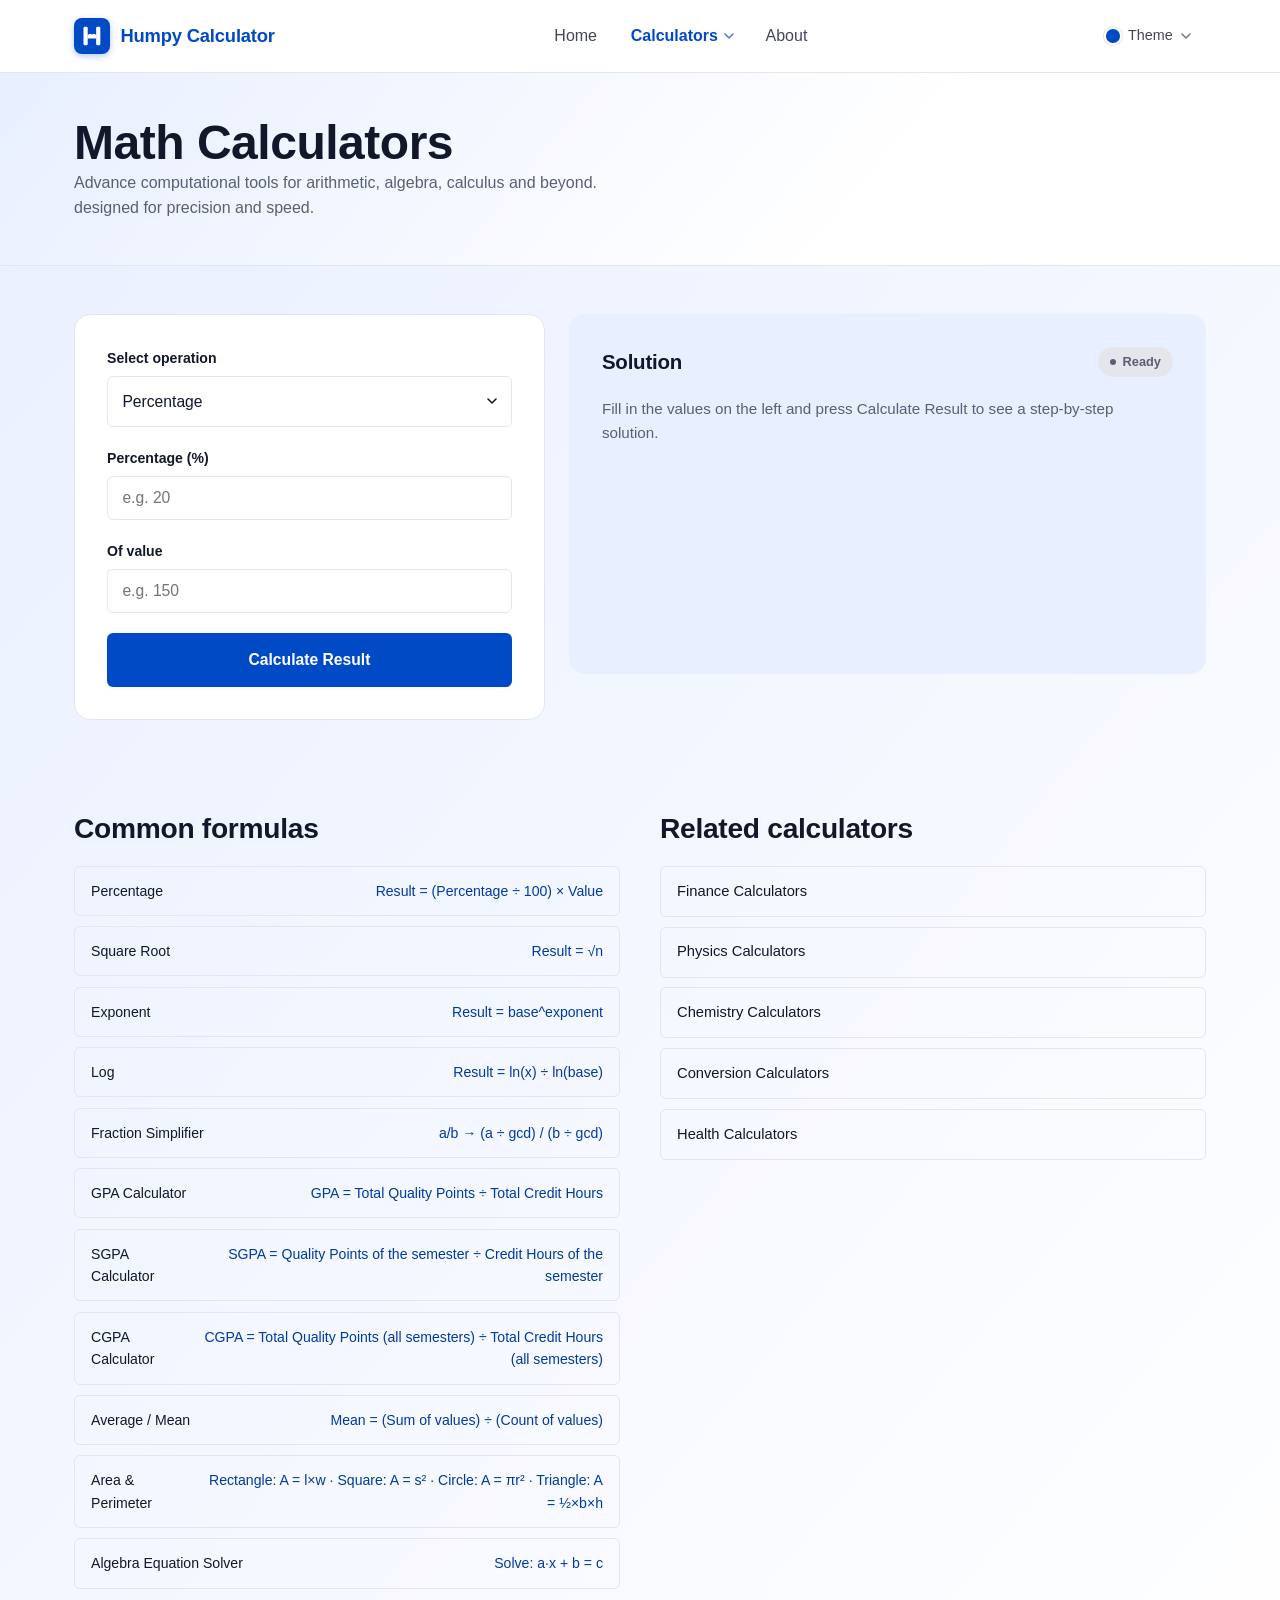
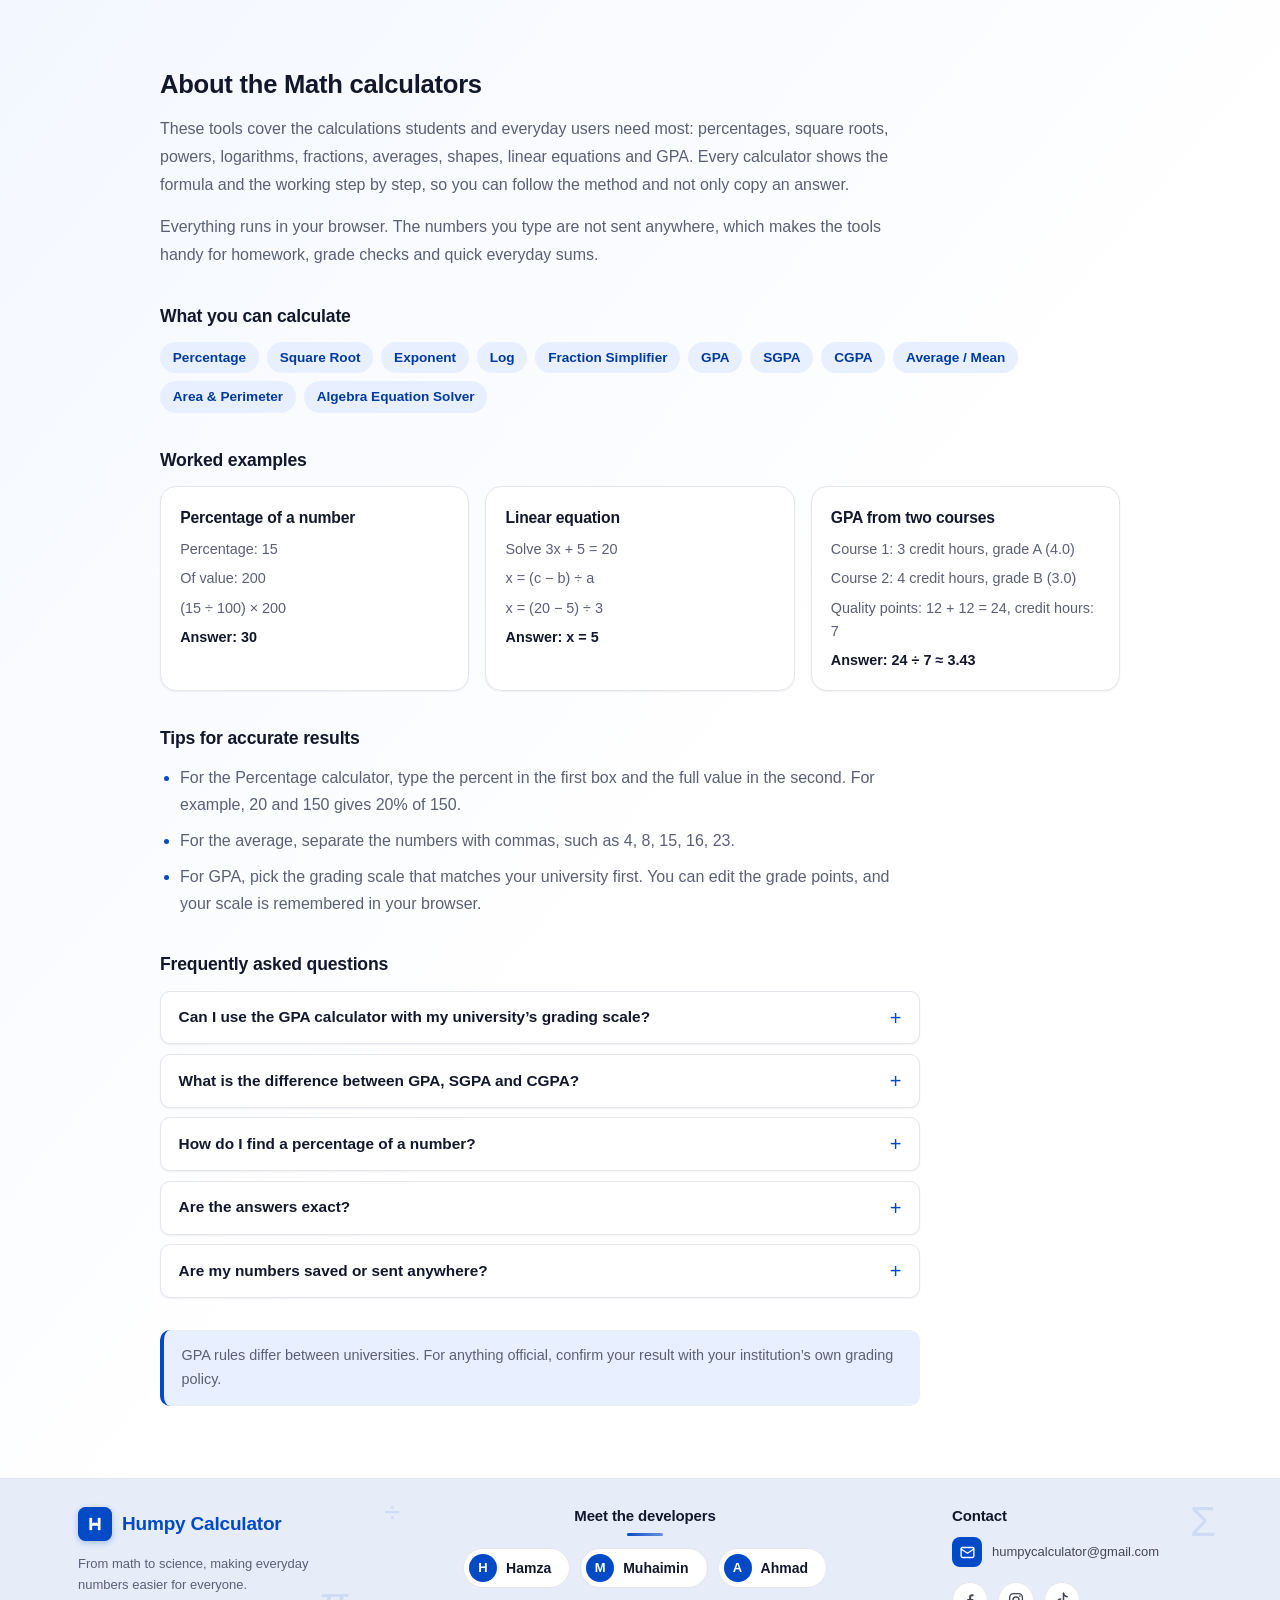
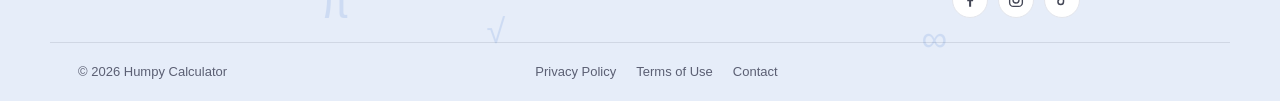
<file: calculators/math/index.html>
<!doctype html>
<html lang="en" data-theme="blue">
<head>
  <meta charset="UTF-8" />
  <meta name="viewport" content="width=device-width, initial-scale=1.0" />
  <meta name="description" content="Free math calculators with steps: percentage, GPA, SGPA, CGPA, fractions, square roots, exponents, logarithms, averages, area and linear equations." />
  <!-- SECURITY: only this site's own files and Google Fonts may load; no inline scripts or styles (see README.md). -->
  <meta http-equiv="Content-Security-Policy" content="default-src 'self'; script-src 'self'; style-src 'self' https://fonts.googleapis.com; font-src https://fonts.gstatic.com; img-src 'self' data:; connect-src 'none'; object-src 'none'; base-uri 'self'; form-action 'none'" />
  <!-- SEO:START (canonical address + link-preview tags; to change the domain use Find in Files, see README section 5) -->
  <link rel="canonical" href="https://humpycalculator.com/calculators/math/" />
  <meta property="og:type" content="website" />
  <meta property="og:site_name" content="Humpy Calculator" />
  <meta property="og:title" content="Math Calculators: GPA, Percentage, Algebra · Humpy Calculator" />
  <meta property="og:description" content="Free math calculators with steps: percentage, GPA, SGPA, CGPA, fractions, square roots, exponents, logarithms, averages, area and linear equations." />
  <meta property="og:url" content="https://humpycalculator.com/calculators/math/" />
  <!-- SEO:END -->
  <meta name="referrer" content="strict-origin-when-cross-origin" />
  <link rel="icon" type="image/svg+xml" href="../../favicon.svg" />
  <title>Math Calculators: GPA, Percentage, Algebra · Humpy Calculator</title>

  <link rel="preconnect" href="https://fonts.googleapis.com" />
  <link rel="preconnect" href="https://fonts.gstatic.com" crossorigin />
  <link rel="stylesheet" href="https://fonts.googleapis.com/css2?family=Inter:wght@400;500;600;700;800&display=swap" />
  <link rel="stylesheet" href="../../shared/css/base.css" />
  <link rel="stylesheet" href="../../shared/css/navbar.css" />
  <link rel="stylesheet" href="../../shared/css/footer.css" />
  <link rel="stylesheet" href="../../shared/css/calculator.css" />
  <link rel="stylesheet" href="../../calculators/math/math.css" />
</head>
<body>
  <div id="site-header"></div>

  <section class="calc-hero">
    <div class="wrap-calculators-only">
      <h1>Math Calculators</h1>
      <p>Advance computational tools for arithmetic, algebra, calculus and beyond.<br />designed for precision and speed.</p>
    </div>
  </section>

  <div class="wrap">
    <!-- data-category must match the folder name and the key used in math/math.js -->
    <div class="split-pane" id="calculator-app" data-category="math">
      <!-- LEFT: operation + inputs (filled by calculator-engine.js) -->
      <div class="pane pane-left">
        <div class="field-group">
          <label for="operation-select">Select operation</label>
          <select id="operation-select"></select>
        </div>
        <div id="dynamic-fields"></div>
        <button class="btn btn-primary btn-block" id="calculate-btn">Calculate Result</button>
      </div>

      <!-- RIGHT: step-by-step solution -->
      <div class="pane pane-right">
        <div class="pane-right-head">
          <h3>Solution</h3>
          <span class="badge" id="solution-badge">Ready</span>
        </div>
        <div id="solution-body">
          <p class="solution-placeholder">Fill in the values on the left and press Calculate Result to see a step-by-step solution.</p>
        </div>
      </div>
    </div>

    <!-- Calculation details, common formulas + related calculators -->
    <div id="calculation-info" class="calculation-info-wrap" aria-live="polite"></div>

    <div class="calc-lower">
      <div>
        <h2 class="section-title">Common formulas</h2>
        <div class="formula-list" id="formula-list"></div>
      </div>
      <div>
        <h2 class="section-title">Related calculators</h2>
        <div class="related-list" id="related-list"></div>
      </div>
    </div>

    <!-- GUIDE:START (written content; edit freely, keep it plain HTML) -->
    <section class="calc-guide" aria-labelledby="guide-title">
    <h2 id="guide-title">About the Math calculators</h2>
    <div class="guide-intro"><p>These tools cover the calculations students and everyday users need most: percentages, square roots, powers, logarithms, fractions, averages, shapes, linear equations and GPA. Every calculator shows the formula and the working step by step, so you can follow the method and not only copy an answer.</p><p>Everything runs in your browser. The numbers you type are not sent anywhere, which makes the tools handy for homework, grade checks and quick everyday sums.</p></div>
    <h3>What you can calculate</h3>
    <ul class="guide-tags"><li>Percentage</li><li>Square Root</li><li>Exponent</li><li>Log</li><li>Fraction Simplifier</li><li>GPA</li><li>SGPA</li><li>CGPA</li><li>Average / Mean</li><li>Area &amp; Perimeter</li><li>Algebra Equation Solver</li></ul>
    <h3>Worked examples</h3>
    <div class="guide-examples"><article class="guide-example"><h4>Percentage of a number</h4><p>Percentage: 15</p><p>Of value: 200</p><p>(15 ÷ 100) × 200</p><p class="guide-answer">Answer: 30</p></article><article class="guide-example"><h4>Linear equation</h4><p>Solve 3x + 5 = 20</p><p>x = (c − b) ÷ a</p><p>x = (20 − 5) ÷ 3</p><p class="guide-answer">Answer: x = 5</p></article><article class="guide-example"><h4>GPA from two courses</h4><p>Course 1: 3 credit hours, grade A (4.0)</p><p>Course 2: 4 credit hours, grade B (3.0)</p><p>Quality points: 12 + 12 = 24, credit hours: 7</p><p class="guide-answer">Answer: 24 ÷ 7 ≈ 3.43</p></article></div>
    <h3>Tips for accurate results</h3>
    <ul class="guide-tips"><li>For the Percentage calculator, type the percent in the first box and the full value in the second. For example, 20 and 150 gives 20% of 150.</li><li>For the average, separate the numbers with commas, such as 4, 8, 15, 16, 23.</li><li>For GPA, pick the grading scale that matches your university first. You can edit the grade points, and your scale is remembered in your browser.</li></ul>
    <h3>Frequently asked questions</h3>
    <div class="guide-faq"><details><summary>Can I use the GPA calculator with my university’s grading scale?</summary><p>Yes. Choose one of the built-in 4.0 scales or select Custom and type your own grade points. The scale you set is saved in your own browser only, so it is still there next time you visit on the same device.</p></details><details><summary>What is the difference between GPA, SGPA and CGPA?</summary><p>GPA is the average grade point across the courses you enter, weighted by credit hours. SGPA is the same calculation for a single semester. CGPA combines all of your semesters, again weighted by credit hours.</p></details><details><summary>How do I find a percentage of a number?</summary><p>Enter the percentage and the number. The calculator multiplies the number by the percentage divided by 100. For 20% of 150 the answer is 30.</p></details><details><summary>Are the answers exact?</summary><p>The Fraction Simplifier and the Algebra Equation Solver give exact fractions where possible and also show a decimal rounded to four places. Other results are shown to up to four decimal places.</p></details><details><summary>Are my numbers saved or sent anywhere?</summary><p>No. Calculations happen in your browser. Only your theme choice and, if you use the GPA calculator, your grading scale are stored on your own device.</p></details></div>
    <p class="guide-note">GPA rules differ between universities. For anything official, confirm your result with your institution’s own grading policy.</p>
    </section>
    <!-- GUIDE:END -->
  </div>

  <div id="site-footer"></div>

  <script src="../../shared/js/utils.js"></script>
  <script src="../../shared/js/site-config.js"></script>
  <script src="../../calculators/math/rational.js"></script>
  <script src="../../calculators/math/gpa.js"></script>
  <script src="../../calculators/math/math.js"></script>
  <script src="../../shared/js/layout.js"></script>
  <script src="../../shared/js/calculator-engine.js"></script>
</body>
</html>
</file>
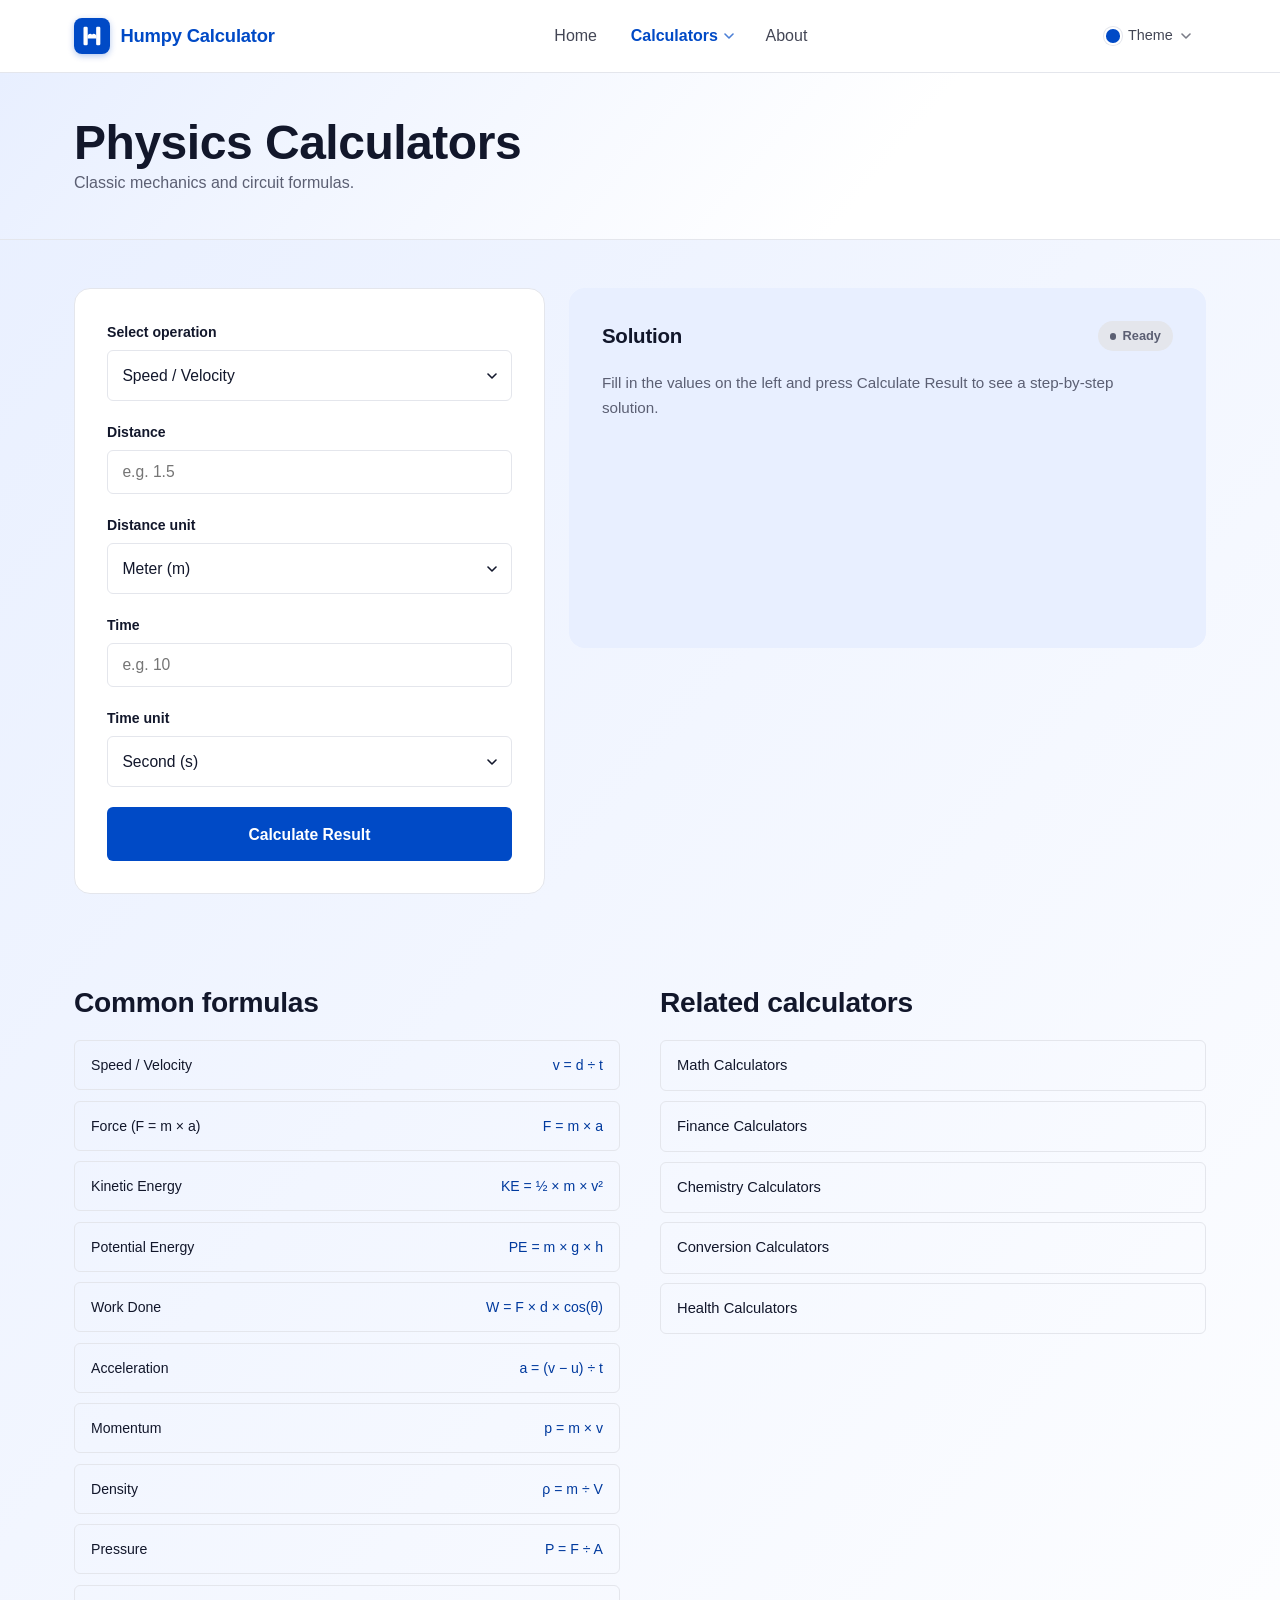
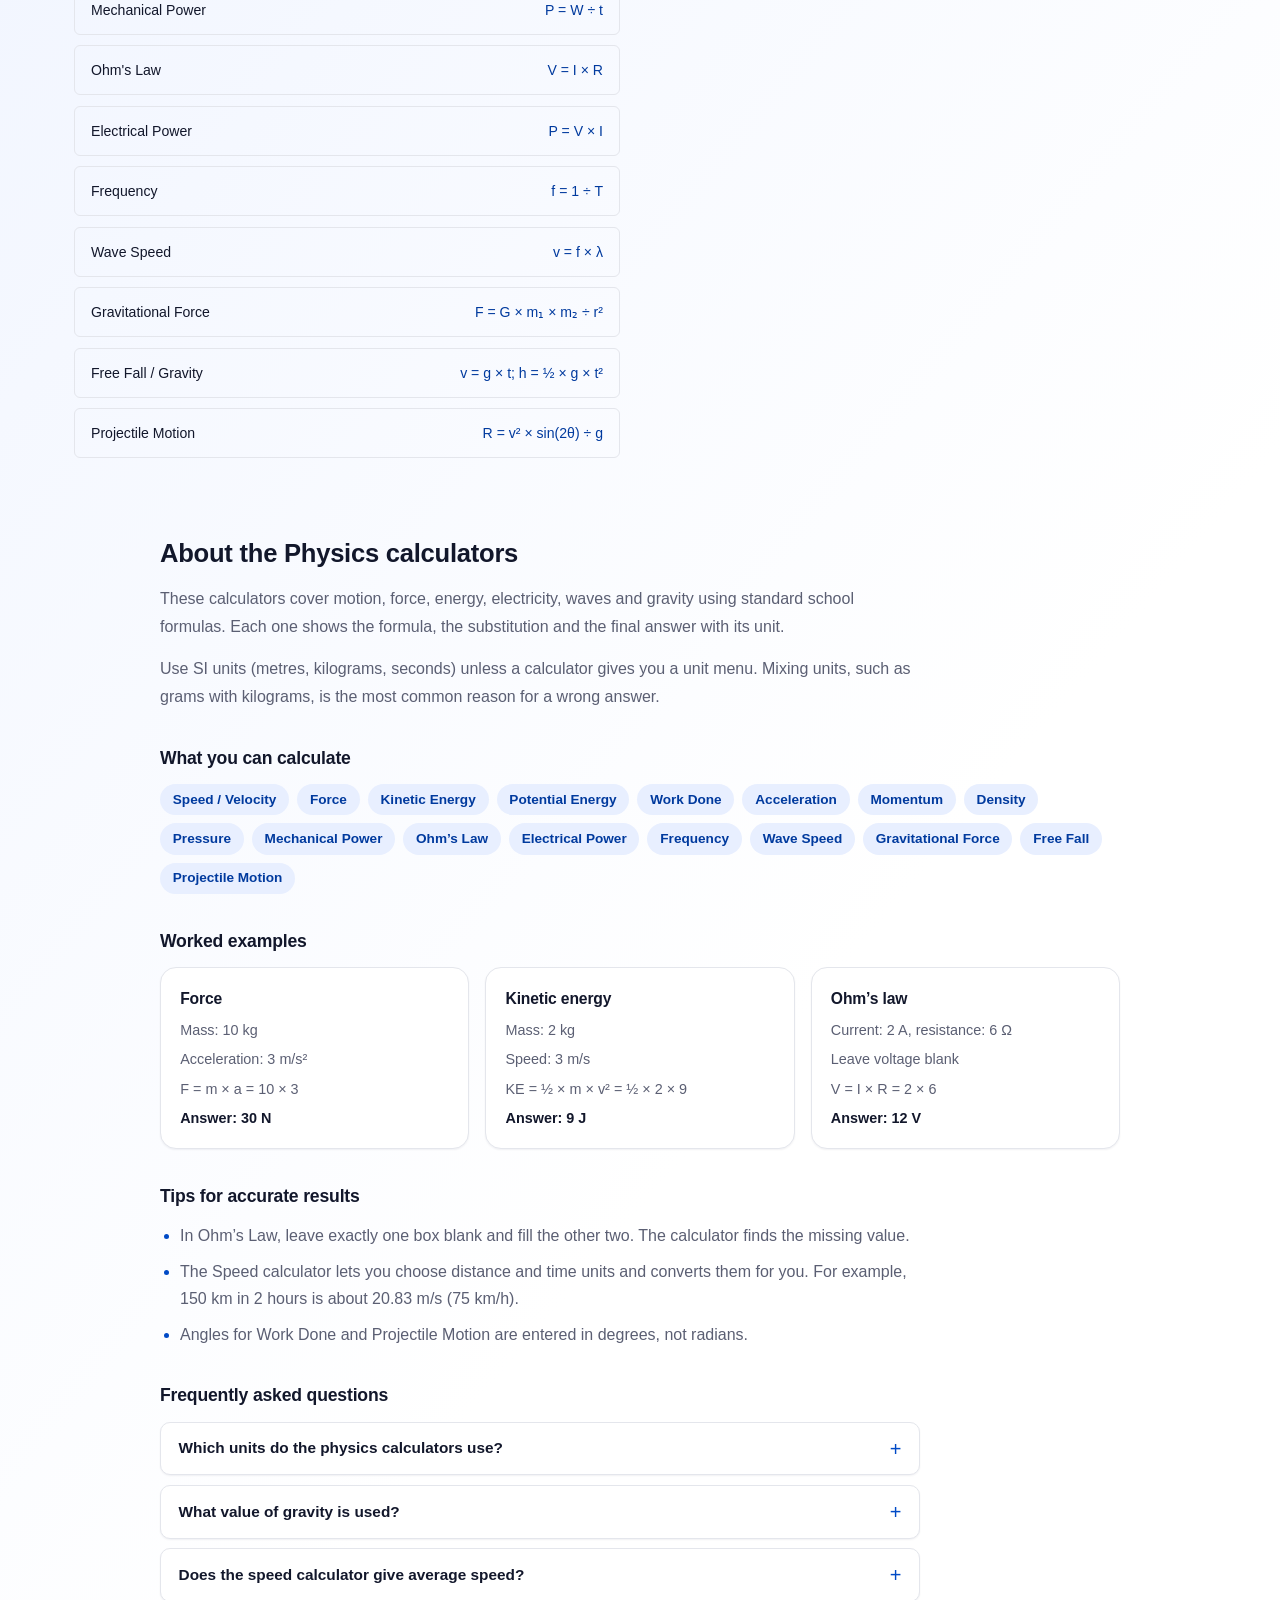
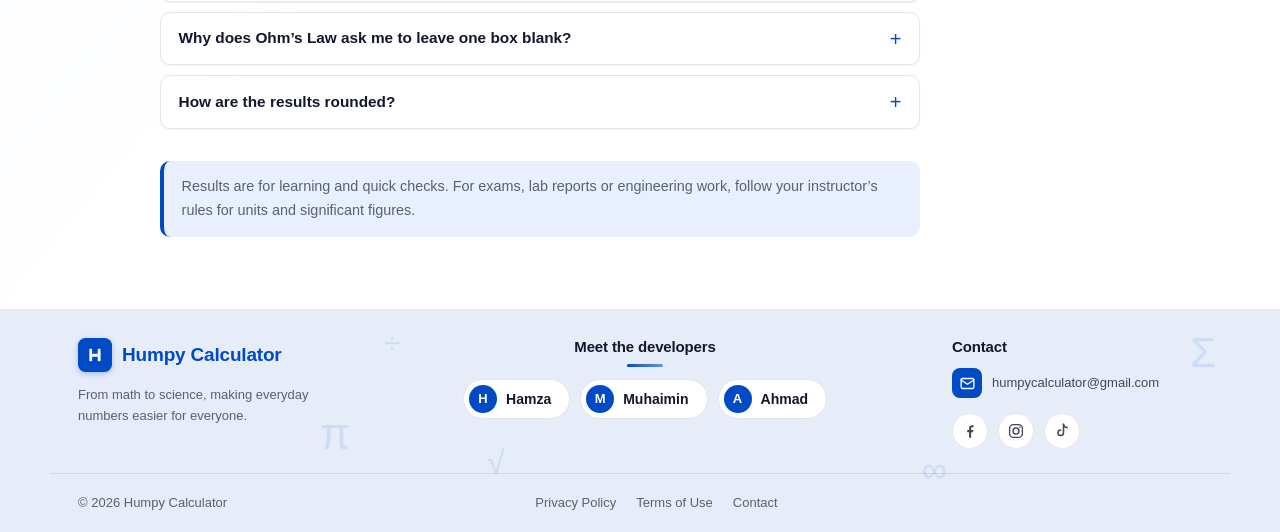
<file: calculators/physics/index.html>
<!doctype html>
<html lang="en" data-theme="blue">
<head>
  <meta charset="UTF-8" />
  <meta name="viewport" content="width=device-width, initial-scale=1.0" />
  <meta name="description" content="Free physics calculators for speed, force, energy, momentum, Ohm’s law, electrical power, free fall and projectile motion, with formulas and steps." />
  <!-- SECURITY: only this site's own files and Google Fonts may load; no inline scripts or styles (see README.md). -->
  <meta http-equiv="Content-Security-Policy" content="default-src 'self'; script-src 'self'; style-src 'self' https://fonts.googleapis.com; font-src https://fonts.gstatic.com; img-src 'self' data:; connect-src 'none'; object-src 'none'; base-uri 'self'; form-action 'none'" />
  <!-- SEO:START (canonical address + link-preview tags; to change the domain use Find in Files, see README section 5) -->
  <link rel="canonical" href="https://humpycalculator.com/calculators/physics/" />
  <meta property="og:type" content="website" />
  <meta property="og:site_name" content="Humpy Calculator" />
  <meta property="og:title" content="Physics Calculators: Force, Energy, Ohm’s Law · Humpy Calculator" />
  <meta property="og:description" content="Free physics calculators for speed, force, energy, momentum, Ohm’s law, electrical power, free fall and projectile motion, with formulas and steps." />
  <meta property="og:url" content="https://humpycalculator.com/calculators/physics/" />
  <!-- SEO:END -->
  <meta name="referrer" content="strict-origin-when-cross-origin" />
  <link rel="icon" type="image/svg+xml" href="../../favicon.svg" />
  <title>Physics Calculators: Force, Energy, Ohm’s Law · Humpy Calculator</title>

  <link rel="preconnect" href="https://fonts.googleapis.com" />
  <link rel="preconnect" href="https://fonts.gstatic.com" crossorigin />
  <link rel="stylesheet" href="https://fonts.googleapis.com/css2?family=Inter:wght@400;500;600;700;800&display=swap" />
  <link rel="stylesheet" href="../../shared/css/base.css" />
  <link rel="stylesheet" href="../../shared/css/navbar.css" />
  <link rel="stylesheet" href="../../shared/css/footer.css" />
  <link rel="stylesheet" href="../../shared/css/calculator.css" />
  <link rel="stylesheet" href="../../calculators/physics/physics.css" />
</head>
<body>
  <div id="site-header"></div>

  <section class="calc-hero">
    <div class="wrap">
      <h1>Physics Calculators</h1>
      <p>Classic mechanics and circuit formulas.</p>
    </div>
  </section>

  <div class="wrap">
    <!-- data-category must match the folder name and the key used in physics/physics.js -->
    <div class="split-pane" id="calculator-app" data-category="physics">
      <!-- LEFT: operation + inputs (filled by calculator-engine.js) -->
      <div class="pane pane-left">
        <div class="field-group">
          <label for="operation-select">Select operation</label>
          <select id="operation-select"></select>
        </div>
        <div id="dynamic-fields"></div>
        <button class="btn btn-primary btn-block" id="calculate-btn">Calculate Result</button>
      </div>

      <!-- RIGHT: step-by-step solution -->
      <div class="pane pane-right">
        <div class="pane-right-head">
          <h3>Solution</h3>
          <span class="badge" id="solution-badge">Ready</span>
        </div>
        <div id="solution-body">
          <p class="solution-placeholder">Fill in the values on the left and press Calculate Result to see a step-by-step solution.</p>
        </div>
      </div>
    </div>

    <!-- Calculation details, common formulas + related calculators -->
    <div id="calculation-info" class="calculation-info-wrap" aria-live="polite"></div>

    <div class="calc-lower">
      <div>
        <h2 class="section-title">Common formulas</h2>
        <div class="formula-list" id="formula-list"></div>
      </div>
      <div>
        <h2 class="section-title">Related calculators</h2>
        <div class="related-list" id="related-list"></div>
      </div>
    </div>

    <!-- GUIDE:START (written content; edit freely, keep it plain HTML) -->
    <section class="calc-guide" aria-labelledby="guide-title">
    <h2 id="guide-title">About the Physics calculators</h2>
    <div class="guide-intro"><p>These calculators cover motion, force, energy, electricity, waves and gravity using standard school formulas. Each one shows the formula, the substitution and the final answer with its unit.</p><p>Use SI units (metres, kilograms, seconds) unless a calculator gives you a unit menu. Mixing units, such as grams with kilograms, is the most common reason for a wrong answer.</p></div>
    <h3>What you can calculate</h3>
    <ul class="guide-tags"><li>Speed / Velocity</li><li>Force</li><li>Kinetic Energy</li><li>Potential Energy</li><li>Work Done</li><li>Acceleration</li><li>Momentum</li><li>Density</li><li>Pressure</li><li>Mechanical Power</li><li>Ohm’s Law</li><li>Electrical Power</li><li>Frequency</li><li>Wave Speed</li><li>Gravitational Force</li><li>Free Fall</li><li>Projectile Motion</li></ul>
    <h3>Worked examples</h3>
    <div class="guide-examples"><article class="guide-example"><h4>Force</h4><p>Mass: 10 kg</p><p>Acceleration: 3 m/s²</p><p>F = m × a = 10 × 3</p><p class="guide-answer">Answer: 30 N</p></article><article class="guide-example"><h4>Kinetic energy</h4><p>Mass: 2 kg</p><p>Speed: 3 m/s</p><p>KE = ½ × m × v² = ½ × 2 × 9</p><p class="guide-answer">Answer: 9 J</p></article><article class="guide-example"><h4>Ohm’s law</h4><p>Current: 2 A, resistance: 6 Ω</p><p>Leave voltage blank</p><p>V = I × R = 2 × 6</p><p class="guide-answer">Answer: 12 V</p></article></div>
    <h3>Tips for accurate results</h3>
    <ul class="guide-tips"><li>In Ohm’s Law, leave exactly one box blank and fill the other two. The calculator finds the missing value.</li><li>The Speed calculator lets you choose distance and time units and converts them for you. For example, 150 km in 2 hours is about 20.83 m/s (75 km/h).</li><li>Angles for Work Done and Projectile Motion are entered in degrees, not radians.</li></ul>
    <h3>Frequently asked questions</h3>
    <div class="guide-faq"><details><summary>Which units do the physics calculators use?</summary><p>Mostly SI units: metres, kilograms, seconds, newtons, joules, volts, amperes and ohms. Where a calculator offers a unit menu, such as distance and time for speed, choose the unit you have and it converts for you.</p></details><details><summary>What value of gravity is used?</summary><p>Standard gravity, 9.80665 m/s², is used by Free Fall and as the default in Potential Energy. In Potential Energy you can type a different value of g, for example for another planet.</p></details><details><summary>Does the speed calculator give average speed?</summary><p>Yes. It uses v = d ÷ t, so the answer is the average speed over the whole distance and time you enter, shown in m/s.</p></details><details><summary>Why does Ohm’s Law ask me to leave one box blank?</summary><p>Ohm’s Law links three values: voltage, current and resistance. You need to know two to find the third, so the calculator solves for whichever box you leave empty.</p></details><details><summary>How are the results rounded?</summary><p>Answers are shown to up to four decimal places. Very large or very small numbers are shown in scientific notation, such as 1.5e12.</p></details></div>
    <p class="guide-note">Results are for learning and quick checks. For exams, lab reports or engineering work, follow your instructor’s rules for units and significant figures.</p>
    </section>
    <!-- GUIDE:END -->
  </div>

  <div id="site-footer"></div>

  <script src="../../shared/js/utils.js"></script>
  <script src="../../shared/js/site-config.js"></script>
  <script src="../../calculators/physics/physics.js"></script>
  <script src="../../shared/js/layout.js"></script>
  <script src="../../shared/js/calculator-engine.js"></script>
</body>
</html>
</file>
<file: shared/css/base.css>
/* base.css — loaded by EVERY page.
   Reset, design tokens (colours, fonts, shadows), colour themes + dark mode, typography, buttons, banners.
   To add a colour theme: copy a :root[data-theme="…"] block below, rename it, and add it to SITE.themes in shared/js/site-config.js.
   ===================================================================== */

/* ---------- Reset & page defaults ---------- */
*, *::before, *::after { box-sizing: border-box; }
html, body { margin: 0; padding: 0; }
body {
  font-family: var(--font-body); color: var(--color-ink);
  background: linear-gradient(130deg, var(--color-primary-soft), var(--color-surface) 68%);
  line-height: 1.6; -webkit-font-smoothing: antialiased;
  transition: background-color 0.25s ease, color 0.25s ease;
}
img, svg { display: block; max-width: 100%; }
a { color: inherit; text-decoration: none; }
button { font: inherit; cursor: pointer; }
ul { list-style: none; margin: 0; padding: 0; }
h1, h2, h3, h4, p { margin: 0; }
:focus-visible { outline: 2px solid var(--color-primary); outline-offset: 2px; }

/* ---------- Design tokens ---------- */
:root {
  --color-nav-text: #434655; --color-hero-bg: #f8f8f8; --color-ink: #12172b;
  --color-ink-muted: #5b5f73; --color-surface: #ffffff; --color-border: #e4e6ec;
  --color-primary: #004ac6; --color-primary-dark: #003a9e; --color-primary-soft: #e8efff;
  --color-nav-active: #004ac6; --font-display: "Inter", sans-serif;
  --font-body: "Inter", sans-serif; --font-mono: "Inter", sans-serif; --radius-sm: 6px;
  --radius-md: 10px; --radius-lg: 16px; --radius-pill: 999px; --content-width: 1180px;
  --shadow-card: 0 1px 2px rgba(18, 23, 43, 0.06);
  --shadow-pop: 0 18px 40px -16px rgba(18, 23, 43, 0.22), 0 4px 12px -4px rgba(18, 23, 43, 0.08);
}
:root, :root[data-theme="blue"] {
  --color-primary: #004ac6; --color-primary-dark: #003a9e; --color-primary-soft: #e8efff;
  --color-nav-active: #004ac6;
}

/* ---------- Colour themes ---------- */
:root[data-theme="dark-green"] {
  --color-primary: #166534; --color-primary-dark: #14532d; --color-primary-soft: #dcfce7;
  --color-nav-active: #166534;
}
:root[data-theme="cosmic-orange"] {
  --color-primary: #c2410c; --color-primary-dark: #9a3412; --color-primary-soft: #ffedd5;
  --color-nav-active: #c2410c;
}
:root[data-theme="burgundy"] {
  --color-primary: #800020; --color-primary-dark: #5c0017; --color-primary-soft: #f7e6ea;
  --color-nav-active: #800020;
}
:root[data-theme="yellow"] {
  --color-primary: #b78600; --color-primary-dark: #d9a000; --color-primary-soft: #fff6d6;
  --color-nav-active: #b78600;
}
:root[data-theme="plum"] {
  --color-primary: #36013f; --color-primary-dark: #22002a; --color-primary-soft: #f3e8f5;
  --color-nav-active: #36013f;
}

/* ---------- Dark mode ---------- */
:root[data-mode="dark"] {
  --color-surface: #0f172a; --color-hero-bg: #111827; --color-ink: #f8fafc;
  --color-ink-muted: #cbd5e1; --color-nav-text: #e2e8f0; --color-border: #334155;
  --color-primary-soft: color-mix(in srgb, var(--color-primary) 24%, #0f172a);
  --shadow-card: 0 1px 2px rgba(0, 0, 0, 0.4);
  --shadow-pop: 0 18px 40px -16px rgba(0, 0, 0, 0.5), 0 4px 12px -4px rgba(0, 0, 0, 0.3);
}

/* ---------- Smooth colour change when the theme switches ---------- */
.hero, .about-hero, .btn-primary {
  transition: background-color 0.3s ease, color 0.3s ease, border-color 0.3s ease;
}

/* Reduced motion — Reset & page defaults: media (prefers-reduced-motion: reduce) */
@media (prefers-reduced-motion: reduce) {
  *, *::before, *::after {
    animation-duration: 0.001ms !important; animation-iteration-count: 1 !important;
    transition-duration: 0.001ms !important;
  }
}

/* ---------- Typography ---------- */
h1, h2, h3, h4 {
  font-family: var(--font-display); font-weight: 600; letter-spacing: -0.01em;
  color: var(--color-ink);
}
h1 { font-size: clamp(2rem, 4vw, 3rem); line-height: 1.1; }
h2 { font-size: clamp(1.5rem, 2.6vw, 2rem); line-height: 1.2; }
h3 { font-size: clamp(1.15rem, 1.6vw, 1.375rem); line-height: 1.3; }
p { color: var(--color-ink-muted); }
.eyebrow { color: var(--color-nav-text); font-size: 0.9rem; }

/* ---------- Page container ---------- */
.wrap { width: 100%; max-width: var(--content-width); margin-inline: auto; padding-inline: 1.5rem; }

/* ---------- Buttons ---------- */
.btn {
  display: inline-flex; align-items: center; justify-content: center; gap: 0.5rem;
  padding: 0.85rem 1.6rem; border-radius: var(--radius-sm); font-weight: 600; font-size: 0.98rem;
  border: 1px solid transparent;
  transition: transform 0.24s ease, box-shadow 0.24s ease, border-color 0.24s ease, background-color 0.24s ease;
}
.btn:active { transform: translateY(1px); }
.btn-primary { background: var(--color-primary); color: #fff; }
.btn-primary:hover { background: var(--color-primary-dark); }
.btn-secondary { background: transparent; color: var(--color-ink); border-color: var(--color-border); }
.btn-secondary:hover { border-color: var(--color-primary); color: var(--color-primary); }

/* ---------- Hero banner (Home + About) ---------- */
.hero {
  background-color: color-mix( in srgb, var(--color-nav-active) 10%, transparent );
  position: relative; overflow: hidden; padding-block: 6rem 5rem;
}
.hero-content { position: relative; max-width: 800px; margin-inline: auto; text-align: center; }
.hero-content h1 {
  margin-bottom: 1.1rem; font-family: var(--font-display); font-weight: 800;
  font-size: clamp(2rem, 5vw, 3rem); line-height: 1.1; letter-spacing: -0.02em;
}
.hero-content p { font-size: clamp(1rem, 1.3vw, 1.1rem); max-width: 696px; margin-inline: auto; }

/* ---------- Title banner (Formulas, Privacy) ---------- */
.about-hero {
  background-color: color-mix( in srgb, var(--color-nav-active) 10%, transparent );
  padding-block: 4.5rem; text-align: center;
}
.about-hero .wrap { max-width: 720px; }
.about-hero h1 { font-family: var(--font-display); font-size: clamp(2rem, 4vw, 2.75rem); }
.about-hero p { font-size: 1.05rem; margin-top: 1rem; }

/* Responsive — Hero banner (Home + About): media (max-width: 600px) */
@media (max-width: 600px) {
  .hero { padding-block: 4rem 3rem; }
}

/* Responsive — Page container: media (max-width: 400px) */
@media (max-width: 400px) {
  .wrap { padding-inline: 1rem; }
}

/* ---------- Buttons ---------- */
.btn:hover { transform: translateY(-2px); }

/* Reduced motion — Reset & page defaults: media (prefers-reduced-motion: reduce) */
@media (prefers-reduced-motion: reduce) {
  *, *::before, *::after {
    scroll-behavior: auto !important; transition-duration: 0.01ms !important;
    animation-duration: 0.01ms !important;
  }
}

/* ---------- Design tokens ---------- */
:root {
  --color-on-primary: #ffffff; --sel-bg: var(--color-primary); --sel-fg: var(--color-on-primary);
  --sel-bar: color-mix(in srgb, var(--color-primary) 55%, #ffffff);
}

/* ---------- Colour themes ---------- */
:root[data-theme="yellow"] { --color-on-primary: #1a1300; }

/* ---------- Dark mode ---------- */
:root[data-mode="dark"] {
  --color-on-primary: #ffffff; --sel-bg: color-mix(in srgb, var(--color-primary) 55%, #0f172a);
  --sel-fg: #ffffff; --sel-bar: color-mix(in srgb, var(--color-primary) 40%, #ffffff);
}

/* ---------- Title banner (Formulas, Privacy) ---------- */
.about-hero p { color: var(--color-ink-muted); }

/* Responsive — Title banner (Formulas, Privacy): media (max-width: 720px) */
@media (max-width: 720px) {
  .about-hero { padding-inline: 1rem; }
}
</file>
<file: shared/css/navbar.css>
/* navbar.css — loaded by EVERY page. The top bar: logo, links, "Calculators" dropdown, theme picker, mobile menu.
   The markup is built by shared/js/layout.js.
   ===================================================================== */

/* ---------- Bar ---------- */
.navbar, .theme-dropdown, .nav-dropdown {
  transition: background-color 0.3s ease, color 0.3s ease, border-color 0.3s ease;
}
.navbar {
  border-bottom: 1px solid var(--color-border); background: var(--color-surface); position: sticky;
  top: 0; z-index: 50;
}
.navbar .wrap {
  display: flex; align-items: center; justify-content: space-between; gap: 1rem; min-height: 4.5rem;
  padding-block: 0.5rem;
}

/* ---------- Logo ---------- */
.nav-logo {
  display: flex; align-items: center; gap: 0.65rem; font-family: var(--font-display);
  font-weight: 700; font-size: 1.15rem; letter-spacing: -0.01em; color: var(--color-nav-active);
  flex-shrink: 0;
}
.nav-logo .mark {
  width: 2.25rem; height: 2.25rem; flex-shrink: 0; display: grid; place-items: center;
  overflow: hidden; border-radius: 22%; background-color: var(--color-nav-active);
  box-shadow: 0 2px 6px color-mix(in srgb, var(--color-primary) 30%, transparent);
  transition: transform 200ms ease, box-shadow 200ms ease;
}
.nav-logo:hover .mark {
  transform: translateY(-1px);
  box-shadow: 0 6px 14px color-mix(in srgb, var(--color-primary) 38%, transparent);
}
.nav-logo .mark svg { width: 100%; height: 100%; display: block; }
.nav-logo .mark .logo-shape { fill: #ffffff; }
.nav-logo-text { white-space: nowrap; }

/* ---------- Links ---------- */
.nav-center { display: flex; align-items: center; gap: 2rem; }
.nav-link {
  display: inline-flex; align-items: center; gap: 0.35rem; background: transparent; border: 0;
  padding: 0.4rem 0; margin: 0; font-family: var(--font-body); font-weight: 400; font-size: 16px;
  line-height: 1.6; color: var(--color-nav-text); transition: color 160ms ease;
}
.nav-link:hover, .nav-link:focus-visible, .nav-link.is-active, .nav-link[aria-expanded="true"] {
  color: var(--color-nav-active); font-weight: 700;
}
.nav-text { position: relative; display: inline-block; }
.nav-text::after {
  content: attr(data-text); display: block; height: 0; overflow: hidden; visibility: hidden;
  font-weight: 700; pointer-events: none;
}

/* ---------- "Calculators" dropdown ---------- */
.nav-caret { flex-shrink: 0; opacity: 0.7; transition: transform 200ms ease, opacity 200ms ease; }
.nav-item:hover .nav-caret,
.nav-item.is-open .nav-caret,
.theme-btn[aria-expanded="true"] .nav-caret,
.theme-picker.is-open .nav-caret {
  transform: rotate(180deg); opacity: 1;
}
.nav-item { position: relative; }
.nav-dropdown {
  position: absolute; top: calc(100% + 0.6rem); left: 50%; z-index: 60; min-width: 232px;
  display: grid; gap: 0.15rem; padding: 0.5rem; background: var(--color-surface);
  border: 1px solid var(--color-border); border-radius: 16px; box-shadow: var(--shadow-pop);
  opacity: 0; visibility: hidden; pointer-events: none;
  transform: translateX(-50%) translateY(-8px) scale(0.98); transform-origin: top center;
  transition: opacity 180ms ease, transform 200ms cubic-bezier(0.2, 0.8, 0.2, 1), visibility 180ms ease;
}
.nav-item:hover .nav-dropdown, .nav-item:focus-within .nav-dropdown, .nav-item.is-open .nav-dropdown {
  opacity: 1; visibility: visible; pointer-events: auto;
  transform: translateX(-50%) translateY(0) scale(1);
}
.nav-dropdown a {
  display: flex; align-items: center; gap: 0.65rem; padding: 0.6rem 0.75rem; border-radius: 10px;
  color: var(--color-nav-text); font-size: 0.95rem; font-weight: 400; line-height: 1.35;
  transition: background-color 140ms ease, color 140ms ease, transform 140ms ease;
}
.nav-dropdown a::before {
  content: ""; width: 6px; height: 6px; flex-shrink: 0; border-radius: 50%;
  background: currentColor; opacity: 0.35; transition: opacity 140ms ease, transform 140ms ease;
}
.nav-dropdown a:hover, .nav-dropdown a:focus-visible {
  background: var(--color-primary-soft); color: var(--color-nav-active); transform: translateX(2px);
}
.nav-dropdown a:hover::before, .nav-dropdown a:focus-visible::before { opacity: 1; transform: scale(1.15); }

/* ---------- Theme picker ---------- */
.nav-right { display: flex; align-items: center; gap: 0.65rem; }
.theme-picker { position: relative; }
.theme-btn {
  display: inline-flex; align-items: center; gap: 0.5rem; padding: 0.5rem 0.95rem;
  background: transparent; border: 0; border-radius: var(--radius-pill);
  font-family: var(--font-body); font-size: 0.9rem; font-weight: 500; line-height: 1.2;
  color: var(--color-nav-text);
  transition: background-color 160ms ease, color 160ms ease, box-shadow 160ms ease, transform 160ms ease;
}
.theme-btn:hover, .theme-btn:focus-visible {
  background: var(--color-primary-soft); color: var(--color-nav-active);
  box-shadow: 0 4px 12px -6px color-mix(in srgb, var(--color-primary) 45%, transparent);
}
.theme-btn:active { transform: translateY(1px); }
.theme-btn[aria-expanded="true"] { background: var(--color-primary-soft); color: var(--color-nav-active); }
.theme-dot {
  width: 0.85rem; height: 0.85rem; flex-shrink: 0; border-radius: 50%;
  background: var(--color-primary);
  box-shadow: 0 0 0 2px var(--color-surface), 0 0 0 3px var(--color-border);
  transition: background-color 200ms ease, box-shadow 200ms ease;
}
.theme-dropdown {
  position: absolute; top: calc(100% + 0.6rem); right: 0; z-index: 60; min-width: 300px;
  display: grid; grid-template-columns: repeat(2, 1fr); gap: 0.4rem; padding: 0.65rem;
  background: var(--color-surface); border: 1px solid var(--color-border); border-radius: 16px;
  box-shadow: var(--shadow-pop); opacity: 0; visibility: hidden; pointer-events: none;
  transform: translateY(-8px) scale(0.98); transform-origin: top right;
  transition: opacity 180ms ease, transform 200ms cubic-bezier(0.2, 0.8, 0.2, 1), visibility 180ms ease;
}
.theme-picker.is-open .theme-dropdown {
  opacity: 1; visibility: visible; pointer-events: auto; transform: translateY(0) scale(1);
}
.theme-option {
  display: flex; flex-direction: column; align-items: center; gap: 0.45rem;
  padding: 0.7rem 0.5rem 0.6rem; background: transparent; border: 1px solid transparent;
  border-radius: 12px; font-family: var(--font-body); font-size: 0.76rem; font-weight: 500;
  line-height: 1.2; color: var(--color-nav-text); text-align: center;
  transition: background-color 150ms ease, border-color 150ms ease, color 150ms ease;
}
.theme-option:hover, .theme-option:focus-visible {
  background: var(--color-hero-bg); border-color: var(--color-border);
  color: var(--color-nav-active);
}
.theme-option .swatch {
  width: 1.55rem; height: 1.55rem; flex-shrink: 0; border-radius: 50%;
  box-shadow: 0 0 0 2px var(--color-surface), 0 0 0 3px var(--color-border);
  transition: box-shadow 160ms ease, transform 160ms ease;
}
.theme-option:hover .swatch { transform: scale(1.1); }
.theme-option.is-active {
  background: var(--color-hero-bg); border-color: var(--color-border);
  color: var(--color-nav-active); font-weight: 700;
}
.theme-option.is-active .swatch {
  box-shadow: 0 0 0 2px var(--color-surface), 0 0 0 4px var(--color-primary);
}
.theme-mode-option {
  display: none; grid-column: 1 / -1; flex-direction: row; justify-content: center;
  margin-top: 0.35rem; padding: 0.65rem 1rem; background: var(--color-primary-soft);
  border-color: transparent; font-size: 0.85rem; font-weight: 600; color: var(--color-primary);
}
.theme-mode-option:hover, .theme-mode-option:focus-visible { background: var(--color-primary); color: #fff; }

/* ---------- Mobile menu button ---------- */
.nav-toggle { display: none; }

/* Responsive — Links: media (max-width: 800px) */
@media (max-width: 800px) {
  .nav-center { display: none; }
  .nav-toggle {
    display: inline-flex; align-items: center; justify-content: center; width: 2.5rem;
    height: 2.5rem; border: 1px solid var(--color-border); border-radius: var(--radius-sm);
    background: none; font-size: 1.2rem; color: var(--color-nav-text);
  }
  .navbar.is-open .nav-center {
    display: flex; flex-direction: column; align-items: stretch; gap: 0.25rem; position: absolute;
    top: 4.5rem; left: 0; right: 0; background: var(--color-surface);
    border-bottom: 1px solid var(--color-border); padding: 1rem 1.5rem 1.5rem;
    box-shadow: 0 20px 34px -24px rgba(18, 23, 43, 0.35);
  }
  .navbar.is-open .nav-link { padding: 0.6rem 0; }
  .navbar.is-open .nav-item { width: 100%; }
  .navbar.is-open .nav-link-btn { width: 100%; justify-content: space-between; }
  .navbar .nav-item:hover .nav-dropdown { opacity: 0; visibility: hidden; pointer-events: none; }
  .navbar .nav-item:hover .nav-caret { transform: none; }
  .navbar .nav-item.is-open .nav-caret { transform: rotate(180deg); }
  .navbar.is-open .nav-dropdown {
    position: static; display: none; min-width: 0; padding: 0 0 0 0.5rem; background: transparent;
    border: none; border-radius: 0; box-shadow: none; opacity: 0; visibility: hidden;
    pointer-events: none; transform: none;
  }
  .navbar.is-open .nav-item.is-open .nav-dropdown {
    display: grid; opacity: 1; visibility: visible; pointer-events: auto; transform: none;
  }
  .theme-dropdown { right: 0; left: auto; min-width: min(320px, calc(100vw - 2rem)); }
  .theme-btn-label { display: none; }
  .theme-btn { padding: 0.5rem 0.65rem; }
}

/* Responsive — Bar: media (max-width: 400px) */
@media (max-width: 400px) {
  .navbar .wrap { padding-inline: 0.9rem; }
}

/* ---------- "Calculators" dropdown ---------- */
.nav-dropdown a.is-current {
  background: var(--sel-bg); color: var(--sel-fg); font-weight: 600;
  box-shadow: inset 3px 0 0 var(--sel-bar);
}
.nav-dropdown a.is-current::before { opacity: 1; }
.nav-dropdown a.is-current:hover, .nav-dropdown a.is-current:focus-visible {
  background: var(--sel-bg); color: var(--sel-fg);
}
</file>
<file: shared/css/footer.css>
/* footer.css — loaded by EVERY page. The footer: brand, developers, contact, back-to-top button.
   The markup is built by shared/js/layout.js.
   ===================================================================== */

/* ---------- Footer shell ---------- */
.site-footer {
  transition: background-color 0.4s ease; --footer-heading: var(--color-ink);
  --footer-text: var(--color-ink-muted); --footer-link: var(--color-nav-text);
  --footer-card: var(--color-surface); --footer-border: var(--color-border);
  --footer-glow: color-mix(in srgb, var(--color-primary) 28%, transparent);
  --footer-accent: color-mix(in srgb, var(--color-primary) 60%, #ffffff); position: relative;
  overflow: hidden; width: 100%;
  background-color: color-mix( in srgb, var(--color-primary) 10%, var(--color-surface) );
  border-top: 1px solid var(--footer-border); color: var(--footer-link);
}

/* ---------- Floating symbols ---------- */
.footer-glyphs {
  position: absolute; inset: 0; pointer-events: none;
  animation: footer-drift 14s ease-in-out infinite;
}
.footer-glyphs span {
  position: absolute; font-family: var(--font-mono); color: var(--color-primary); opacity: 0.1;
  line-height: 1;
}
.footer-glyphs .g1 { top: 46%; left: 25%; font-size: 44px; }
.footer-glyphs .g2 { top: 10%; right: 5%; font-size: 42px; }
.footer-glyphs .g3 { bottom: 24%; left: 38%; font-size: 34px; }
.footer-glyphs .g4 { bottom: 20%; right: 26%; font-size: 36px; }
.footer-glyphs .g5 { top: 8%; left: 30%; font-size: 30px; }

/* Animation: footer-drift */
@keyframes footer-drift {
  0%, 100% { transform: translateY(0); }
  50% { transform: translateY(-10px); }
}

/* ---------- Columns ---------- */
.footer-container {
  position: relative; max-width: var(--content-width); margin: 0 auto; padding: 28px 28px 24px;
  display: flex; align-items: flex-start; justify-content: space-between; gap: 32px;
}
.footer-heading {
  margin-bottom: 12px; color: var(--footer-heading); font-family: var(--font-display);
  font-size: 15px; font-weight: 600;
}

/* ---------- Brand ---------- */
.footer-brand-col { max-width: 260px; }
.footer-brand {
  display: inline-flex; align-items: center; gap: 10px; color: var(--color-primary);
  font-family: var(--font-display); font-size: 19px; font-weight: 700; letter-spacing: -0.01em;
}
.brand-logo {
  width: 34px; height: 34px; display: flex; align-items: center; justify-content: center;
  border-radius: 22%; background: var(--color-primary); box-shadow: 0 2px 6px var(--footer-glow);
  color: #ffffff; font-size: 18px; font-weight: 700;
}
.footer-description { margin-top: 10px; color: var(--footer-text); font-size: 13px; line-height: 1.6; }

/* ---------- Developers ---------- */
.developers-col { text-align: center; }
.developers-col .footer-heading::after {
  content: ""; display: block; width: 36px; height: 3px; margin: 8px auto 0; border-radius: 10px;
  background: linear-gradient( 90deg, var(--color-primary), var(--footer-accent) );
}
.developers { display: flex; flex-wrap: wrap; justify-content: center; gap: 10px; }
.developer-chip {
  display: flex; align-items: center; gap: 9px; padding: 5px 18px 5px 5px;
  border: 1px solid var(--footer-border); border-radius: 30px; background: var(--footer-card);
  color: var(--footer-heading); font-size: 14px; font-weight: 600; cursor: default;
  transition: transform 0.25s ease, box-shadow 0.25s ease, border-color 0.25s ease;
}
.developer-chip:hover {
  transform: translateY(-3px); border-color: var(--color-primary);
  box-shadow: 0 8px 20px var(--footer-glow);
}
.developer-avatar {
  width: 28px; height: 28px; display: flex; align-items: center; justify-content: center;
  border-radius: 50%; background: var(--color-primary); color: #ffffff; font-size: 13px;
  font-weight: 700;
}

/* ---------- Contact + social links ---------- */
.contact-col { min-width: 250px; }
.contact-mail {
  display: inline-flex; align-items: center; gap: 10px; color: var(--footer-link); font-size: 13px;
  transition: color 0.25s ease; word-break: break-all;
}
.contact-mail:hover { color: var(--color-primary); }
.mail-icon {
  width: 30px; height: 30px; display: flex; align-items: center; justify-content: center;
  border-radius: 8px; background: var(--color-primary); flex-shrink: 0;
}
.mail-icon svg {
  width: 17px; height: 17px; fill: none; stroke: #ffffff; stroke-width: 1.9; stroke-linecap: round;
  stroke-linejoin: round;
}
.social-links { margin-top: 14px; display: flex; gap: 10px; }
.social-link {
  width: 36px; height: 36px; display: flex; align-items: center; justify-content: center;
  border: 1px solid var(--footer-border); border-radius: 50%; background: var(--footer-card);
  color: var(--footer-link);
  transition: transform 0.25s ease, box-shadow 0.25s ease, background 0.25s ease, border-color 0.25s ease, color 0.25s ease;
}
.social-link svg { width: 18px; height: 18px; fill: currentColor; }
.social-link:hover {
  transform: translateY(-3px); background: var(--color-primary); border-color: var(--color-primary);
  color: #ffffff; box-shadow: 0 6px 16px var(--footer-glow);
}

/* ---------- Bottom bar ---------- */
.footer-bottom {
  position: relative; max-width: var(--content-width); margin: 0 auto; padding: 12px 28px;
  display: flex; align-items: center; justify-content: space-between; gap: 16px;
  border-top: 1px solid color-mix(in srgb, var(--color-ink) 10%, transparent);
}
.copyright { color: var(--footer-text); font-size: 13px; }
.footer-links { display: flex; flex-wrap: wrap; justify-content: center; gap: 6px 20px; }
.footer-link { color: var(--footer-text); font-size: 13px; transition: color 0.25s ease; }
.footer-link:hover { color: var(--color-primary); text-decoration: underline; }

/* ---------- Back-to-top button ---------- */
.back-to-top {
  min-height: 34px; padding: 0 14px; display: flex; align-items: center; gap: 6px;
  border: 1px solid var(--footer-border); border-radius: 24px; background: var(--footer-card);
  color: var(--footer-link); font-family: inherit; font-size: 13px; font-weight: 500;
  cursor: pointer;
  transition: color 0.25s ease, background 0.25s ease, border-color 0.25s ease, transform 0.25s ease;
}
.back-to-top:hover {
  color: #ffffff; background: var(--color-primary); border-color: var(--color-primary);
  transform: translateY(-2px);
}
.back-to-top svg {
  width: 15px; height: 15px; fill: none; stroke: currentColor; stroke-width: 2;
  stroke-linecap: round; stroke-linejoin: round;
}

/* ---------- Footer shell ---------- */
.site-footer a:focus-visible, .back-to-top:focus-visible {
  outline: 2px solid var(--color-primary); outline-offset: 3px;
}

/* Responsive — Columns: media (max-width: 1024px) */
@media (max-width: 1024px) {
  .footer-container { flex-direction: column; align-items: center; text-align: center; gap: 24px; }
  .footer-brand-col { max-width: 320px; }
  .contact-col { min-width: 0; }
  .contact-mail { justify-content: center; }
  .social-links { justify-content: center; }
}

/* Responsive — Columns: media (max-width: 600px) */
@media (max-width: 600px) {
  .footer-container { padding: 24px 18px 20px; }
  .footer-bottom { padding: 14px 18px; flex-direction: column; gap: 10px; text-align: center; }
}

/* ---------- Brand ---------- */
.brand-logo { overflow: hidden; padding: 5px; }
.brand-logo svg { display: block; width: 100%; height: 100%; }
.brand-logo .logo-shape { fill: #fff; }

/* ---------- Back-to-top button ---------- */
.back-to-top { opacity: 0; visibility: hidden; pointer-events: none; transform: translateY(8px); }
.back-to-top.is-visible { opacity: 1; visibility: visible; pointer-events: auto; transform: none; }
.back-to-top.is-visible:hover { transform: translateY(-2px); }
</file>
<file: home/home.css>
/* home.css — Home page only (index.html): hero symbols, category cards and the "More to explore" carousel.
   ===================================================================== */

/* ---------- Calculator grid section ---------- */
.wrap-calculators {
  width: 100%; max-width: var(--content-width); margin-inline: auto; padding-inline: 1.5rem;
  display: flex; flex-direction: column; align-items: center;
}
.section { padding-block: 4.5rem; }
.section-head {
  max-width: 640px; margin: 0 auto 2.5rem; text-align: center; font-family: var(--font-display);
}
.section-head h2 {
  font-family: var(--font-display); font-size: clamp(1.5rem, 2.6vw, 2rem); font-weight: 700;
  line-height: 1.2;
}

/* ---------- Hero extras ---------- */
.hero-glyphs {
  position: absolute; inset: 0; pointer-events: none; animation: drift 14s ease-in-out infinite;
}
.hero-glyphs span {
  position: absolute; font-family: var(--font-mono); color: var(--color-primary); opacity: 0.1;
}

/* Animation: drift */
@keyframes drift {
  0%, 100% { transform: translateY(0); }
  50% { transform: translateY(-14px); }
}
.slogan-II { color: var(--color-nav-active); }
.hero-actions {
  margin-top: 2rem; display: flex; flex-wrap: wrap; align-items: center; justify-content: center;
  gap: 0.9rem;
}

/* ---------- Category cards ---------- */
.grid-cards { display: grid; grid-template-columns: repeat(3, 1fr); gap: 1.25rem; width: 100%; }
.calc-card {
  border: 1px solid var(--color-border); padding: 1.5rem; border-radius: var(--radius-md);
  box-shadow: var(--shadow-card); background: var(--color-surface);
  transition: border-color 150ms ease, transform 150ms ease, box-shadow 150ms ease; display: flex;
  flex-direction: column; gap: 0.5rem;
}
.calc-card:hover {
  border-color: var(--color-primary); transform: translateY(-3px); box-shadow: var(--shadow-pop);
}
.calc-card .glyph {
  display: flex; align-items: center; gap: 0.9rem; padding: 0.25rem 0 0.75rem;
  border-radius: var(--radius-md); color: var(--color-primary); margin-bottom: 0.6rem;
}
.calc-card .glyph img {
  width: 38px; height: 68px; object-fit: contain; flex-shrink: 0; display: block;
  max-width: 48px !important;
}
.glyph-heading {
  font-family: var(--font-display); padding: 4px 10px; border-radius: 4px;
  background-color: #e8f1ff; font-size: 0.8rem; font-weight: 600; letter-spacing: 0.02em;
}
.glyph-heading p { color: #2563eb; margin: 0; }
.calc-card h3 { margin: 0.25rem 0 0.4rem; }
.calc-card p { font-size: 0.92rem; margin: 0; }

/* ---------- More to explore — carousel ---------- */
.explore {
  position: relative; max-width: 1100px; margin: 0 auto; padding: 3rem 1rem 2.5rem;
  background: transparent; text-align: center; --tile-size: clamp(104px, 21vw, 216px);
  --tile-center: var(--color-primary);
  --tile-near: color-mix(in srgb, var(--color-primary) 82%, #000);
  --tile-far: color-mix(in srgb, var(--color-primary) 65%, #000);
}
.explore-title {
  margin: 0 0 2.5rem; font-family: var(--font-display); font-size: clamp(1.75rem, 4vw, 2.4rem);
  font-weight: 700; letter-spacing: -0.01em; color: var(--color-ink); text-align: center;
}
.explore .carousel { position: relative; max-width: 860px; margin: 0 auto; }
.explore .stage {
  position: relative; height: calc(var(--tile-size, 200px) * 1.3); touch-action: pan-y;
  user-select: none;
}
.explore .tile {
  --k: 0; --s: 1; --bg: var(--tile-center); position: absolute; top: 50%; left: 50%;
  width: var(--tile-size); height: var(--tile-size); padding: 0; border: 0; border-radius: 14%;
  background: var(--bg); color: #fff; display: grid; place-items: center; cursor: pointer;
  transform: translate(calc(-50% + var(--tile-size) * var(--k)), -50%) scale(var(--s));
  box-shadow: 0 18px 34px -14px rgba(18, 23, 43, 0.5);
  transition: transform 0.45s cubic-bezier(0.3, 0.7, 0.2, 1), background-color 0.4s, opacity 0.3s;
  opacity: 0; pointer-events: none; -webkit-tap-highlight-color: transparent;
}
.explore .tile svg {
  width: 42%; height: 42%; fill: none; stroke: currentColor; stroke-width: 4; stroke-linecap: round;
  stroke-linejoin: round; pointer-events: none;
}
.explore .tile svg .solid { fill: currentColor; stroke: none; }
.explore .tile[data-offset="0"] {
  --k: 0; --s: 1; --bg: var(--tile-center); z-index: 5; opacity: 1; pointer-events: auto;
  cursor: default; box-shadow: 0 26px 44px -16px rgba(18, 23, 43, 0.6);
}
.explore .tile[data-offset="-1"] {
  --k: -0.78; --s: 0.88; --bg: var(--tile-near); z-index: 4; opacity: 1; pointer-events: auto;
}
.explore .tile[data-offset="1"] {
  --k: 0.78; --s: 0.88; --bg: var(--tile-near); z-index: 4; opacity: 1; pointer-events: auto;
}
.explore .tile[data-offset="-2"] {
  --k: -1.42; --s: 0.74; --bg: var(--tile-far); z-index: 3; opacity: 1; pointer-events: auto;
}
.explore .tile[data-offset="2"] {
  --k: 1.42; --s: 0.74; --bg: var(--tile-far); z-index: 3; opacity: 1; pointer-events: auto;
}
.explore .arrow {
  position: absolute; top: 50%; z-index: 10; width: 48px; height: 64px; padding: 0; border: 0;
  background: none; transform: translateY(-50%); cursor: pointer; display: grid;
  place-items: center; animation: none !important; transition: color 0.24s ease, opacity 0.24s ease;
}
.explore .arrow:hover, .explore .arrow:focus, .explore .arrow:active {
  animation: none !important; transform: translateY(-50%) !important;
}
.explore .arrow-next { right: 0; }
.explore .arrow-prev { left: 0; }
.explore .arrow svg {
  width: 26px; height: 44px; fill: none; stroke: var(--color-primary); stroke-width: 4;
  stroke-linecap: round; stroke-linejoin: round; opacity: 0.35;
  transition: opacity 0.2s, transform 0.2s, stroke 0.4s;
}
.explore .arrow:hover svg { opacity: 1; }
.explore .arrow-prev:hover svg { transform: translateX(-3px); }
.explore .arrow-next:hover svg { transform: translateX(3px); }
.explore .caption {
  max-width: 520px; margin: 2.5rem auto 0; min-height: 9rem; transition: opacity 0.18s ease;
}
.explore .caption.is-changing { opacity: 0; }
.explore .caption-title {
  margin: 0 0 0.6rem; font-family: var(--font-display); font-size: clamp(1.2rem, 2.4vw, 1.55rem);
  font-weight: 600; color: var(--color-primary); transition: color 0.4s;
}
.explore .caption-text { margin: 0 0 1.1rem; color: var(--color-ink-muted); line-height: 1.6; }
.explore .caption-link {
  display: inline-block; padding: 0.65rem 1.4rem; border-radius: var(--radius-pill);
  background: var(--color-primary); color: #fff; font-weight: 500; text-decoration: none;
  transition: background-color 0.3s;
}
.explore .caption-link:hover { background: var(--color-primary-dark); }

/* Responsive — Category cards: media (max-width: 1024px) */
@media (max-width: 1024px) {
  .grid-cards { grid-template-columns: repeat(2, 1fr); }
}

/* Responsive — Category cards: media (max-width: 600px) */
@media (max-width: 600px) {
  .grid-cards { grid-template-columns: 1fr; }
  .section { padding-block: 3rem; }
  .hero-actions { flex-direction: column; }
  .hero-actions .btn { width: 100%; }
  .explore { padding: 2rem 0.75rem 2rem; }
  .explore .tile[data-offset="-2"], .explore .tile[data-offset="2"] { opacity: 0; pointer-events: none; }
  .explore .arrow { width: 40px; }
}

/* Responsive — Calculator grid section: media (max-width: 400px) */
@media (max-width: 400px) {
  .wrap-calculators { padding-inline: 1rem; }
}

/* ---------- More to explore — carousel ---------- */
.explore .arrow {
  transition: transform 0.24s ease, box-shadow 0.24s ease, border-color 0.24s ease, background-color 0.24s ease;
}
.explore .arrow:hover { transform: translateY(-2px); }
#caption { transition: opacity 0.22s ease, transform 0.22s ease; }
#caption.is-changing { opacity: 0.25; transform: translateY(6px) scale(0.985); }
.explore .tile:focus-visible, .explore .arrow:focus-visible {
  outline: 2px solid var(--color-primary); outline-offset: 5px;
}
.explore .stage.is-sliding .tile[data-offset="0"] {
  animation: humpy-card-arrive 0.38s cubic-bezier(0.2, 0.75, 0.25, 1);
}
.explore .tile:hover { filter: brightness(1.06); }
.explore .tile[data-offset="-1"]:hover,
.explore .tile[data-offset="1"]:hover,
.explore .tile[data-offset="-2"]:hover,
.explore .tile[data-offset="2"]:hover {
  box-shadow: 0 25px 42px -16px color-mix(in srgb, var(--color-primary) 55%, transparent);
  outline: 2px solid color-mix(in srgb, var(--color-primary) 75%, white);
}

/* ---------- Category cards ---------- */
.calc-card .glyph img { margin-left: auto; }
.calc-card .glyph-heading { flex: 0 0 auto; }

/* ---------- More to explore — carousel ---------- */
.explore .tile .health-tile-image {
  width: 54%; height: 66%; object-fit: contain; border-radius: 0;
  filter: brightness(0) invert(1) drop-shadow(0 4px 8px rgba(0, 0, 0, 0.18));
}
.explore .tile[data-offset="0"] {
  outline: 2px solid color-mix(in srgb, var(--color-primary) 50%, transparent); outline-offset: 3px;
}
.explore .tile:active {
  transform: translate(calc(-50% + var(--tile-size) * var(--k)), -50%) scale(calc(var(--s) * 0.97));
}
.explore .arrow svg { transition: opacity 0.2s ease; transform: none !important; }
.explore .arrow-prev:hover svg, .explore .arrow-next:hover svg { transform: none !important; }
.explore .arrow { animation: none !important; }

/* ---------- Hero extras ---------- */
.hero-glyphs .g1 { top: 12%; left: 8%; font-size: 3.2rem; }
.hero-glyphs .g2 { top: 20%; right: 10%; font-size: 2.4rem; }
.hero-glyphs .g3 { top: 65%; left: 14%; font-size: 2.8rem; }
.hero-glyphs .g4 { bottom: 10%; right: 16%; font-size: 3rem; }
.hero-glyphs .g5 { top: 45%; right: 26%; font-size: 1.8rem; }
.hero-glyphs .g6 { bottom: 18%; left: 30%; font-size: 1.6rem; }

/* ---------- Category cards ---------- */
.glyph-heading.is-physics { background-color: #CFFAFE; }
.glyph-heading.is-physics p { color: #0E7490; }
.glyph-heading.is-chemistry { background-color: #D1FAE5; }
.glyph-heading.is-chemistry p { color: #047857; }
.glyph-heading.is-finance { background-color: #DCFCE7; }
.glyph-heading.is-finance p { color: #15803D; }
.glyph-heading.is-health { background-color: #FAD1D2; }
.glyph-heading.is-health p { color: #FF0D12; }
.glyph-heading.is-conversion { background-color: #FFEDD5; }
.glyph-heading.is-conversion p { color: #C2410C; }
</file>
<file: about/about.css>
/* about.css — About page only. Every rule is scoped under main#top so it cannot leak into other pages.
   ===================================================================== */
main#top { color: var(--color-ink); }
main#top .hero {
  position: relative; overflow: hidden; isolation: isolate;
  border-block: 1px solid var(--color-border);
  background: linear-gradient(130deg, var(--color-primary-soft), var(--color-surface) 68%);
}
main#top .hero-content {
  width: min(calc(100% - 48px), 1120px); margin-inline: auto;
  padding-block: clamp(64px, 9vw, 112px);
}
main#top .eyebrow {
  color: var(--color-primary); font-size: .78rem; font-weight: 750; letter-spacing: .11em;
  text-transform: uppercase; margin-bottom: 12px;
}
main#top .hero h1 {
  max-width: 820px; margin-bottom: 18px; font-size: clamp(2.35rem, 6vw, 4.8rem); line-height: 1.05;
  letter-spacing: -.06em;
}
main#top .hero h1 span { color: var(--color-primary); }
main#top .hero-copy { max-width: 680px; font-size: clamp(1rem, 2vw, 1.15rem); }
main#top .math-mark {
  position: absolute; z-index: -1; color: color-mix(in srgb, var(--color-primary) 12%, transparent);
  font-weight: 700; line-height: 1; user-select: none;
}
main#top .mark-pi { top: 12%; right: 12%; font-size: clamp(6rem,14vw,11rem); }
main#top .mark-sigma { right: 28%; bottom: 10%; font-size: clamp(3rem,7vw,5rem); }
main#top .mark-root { right: 7%; bottom: 8%; font-size: clamp(3rem,7vw,5.5rem); }
main#top .intro-grid, main#top .section, main#top .notice, main#top .contact-section {
  width: min(calc(100% - 48px),1120px); margin-inline: auto;
}
main#top .intro-grid {
  display: grid; grid-template-columns: repeat(3,minmax(0,1fr)); gap: 18px;
  padding-block: 48px 24px;
}
main#top .card,
main#top .category-card,
main#top .promise-list li,
main#top .team-list li,
main#top .notice,
main#top .contact-section {
  border: 1px solid var(--color-border); border-radius: 14px; background: var(--color-surface);
  box-shadow: var(--shadow-card);
  transition: transform .22s ease, box-shadow .22s ease, border-color .22s ease, outline-color .22s ease;
}
main#top .card, main#top .category-card { padding: 24px; }
main#top .card-index {
  display: block; margin-bottom: 16px; color: var(--color-primary); font-size: .76rem;
  font-weight: 750; letter-spacing: .1em;
}
main#top .card h2 { margin-bottom: 8px; font-size: 1.12rem; }
main#top .card p, main#top .category-card p {
  color: var(--color-ink-muted); font-size: .93rem; line-height: 1.75;
}
main#top .section { padding-block: 58px; }
main#top .section-heading { max-width: 660px; margin: 0 auto 28px; text-align: center; }
main#top .section-heading h2, main#top .notice h2, main#top .contact-section h2 {
  margin-bottom: 8px; font-size: clamp(1.7rem,4vw,2.45rem); letter-spacing: -.045em;
  line-height: 1.2;
}
main#top .section-heading>p:last-child { color: var(--color-ink-muted); }
main#top .category-grid { display: grid; grid-template-columns: repeat(3,minmax(0,1fr)); gap: 16px; }
main#top .category-card h3 { margin-bottom: 6px; color: var(--color-primary); font-size: 1.02rem; }
main#top .promise-section { background: var(--color-hero-bg); }
main#top .promise-inner { padding-block: 54px; }
main#top .promise-list {
  display: grid; grid-template-columns: repeat(2,minmax(0,1fr)); gap: 12px; max-width: 850px;
  margin: 0 auto;
}
main#top .promise-list li { padding: 16px 18px; font-size: .94rem; }
main#top .team-section { padding-block: 64px 44px; }
main#top .team-list { display: flex; flex-wrap: wrap; justify-content: center; gap: 12px; margin: 0; }
main#top .team-list li { padding: 9px 20px; font-weight: 650; }
main#top .notice {
  max-width: 900px; margin-block: 0 60px; padding: 24px 26px;
  border-left: 4px solid var(--color-primary); background: var(--color-primary-soft);
}
main#top .notice p { margin: 0; color: var(--color-ink-muted); }
main#top .contact-section {
  max-width: none; padding: 64px 24px 72px; background: var(--color-hero-bg); text-align: center;
}
main#top .contact-section>p:not(.eyebrow) { margin-bottom: 22px; }
main#top .contact-section .button {
  display: inline-flex; min-height: 46px; align-items: center; justify-content: center;
  padding: 10px 20px; border-radius: 9px; background: var(--color-primary); color: #fff;
  font-weight: 650; text-decoration: none;
}
main#top .contact-section .button:hover { background: var(--color-primary-dark); }
main#top .card:hover,
main#top .category-card:hover,
main#top .promise-list li:hover,
main#top .team-list li:hover,
main#top .notice:hover,
main#top .contact-section:hover {
  transform: perspective(900px) translateY(-5px) rotateX(1deg) rotateY(-1deg);
  border-color: var(--color-primary); outline: 1px solid var(--color-primary); outline-offset: 1px;
  box-shadow: 0 16px 32px color-mix(in srgb, var(--color-primary) 16%, transparent);
}

/* Responsive: media (max-width:820px) */
@media (max-width:820px) {
  main#top .intro-grid { grid-template-columns: 1fr; }
  main#top .category-grid { grid-template-columns: repeat(2,minmax(0,1fr)); }
}

/* Responsive: media (max-width:560px) */
@media (max-width:560px) {
  main#top .intro-grid, main#top .section, main#top .notice, main#top .contact-section {
    width: min(calc(100% - 32px),1120px);
  }
  main#top .hero-content { width: calc(100% - 32px); padding-block: 60px; }
  main#top .category-grid, main#top .promise-list { grid-template-columns: 1fr; }
  main#top .section { padding-block: 42px; }
  main#top .mark-sigma, main#top .mark-root { display: none; }
}

/* Reduced motion: media (prefers-reduced-motion:reduce) */
@media (prefers-reduced-motion:reduce) {
  main#top *, main#top *::before, main#top *::after { transition-duration: .01ms !important; }
}
</file>
<file: privacy/privacy.css>
/* privacy.css — Privacy Policy page only.
   ===================================================================== */
.privacy-hero p { color: var(--color-ink-muted); }

/* Responsive: media (max-width: 720px) */
@media (max-width: 720px) {
  .privacy-hero { padding-inline: 1rem; }
  .privacy-cards { padding-block: 2rem 1rem; }
  .policy { padding-bottom: 3rem; }
}
.privacy-hero {
  background: linear-gradient(130deg, var(--color-primary-soft), var(--color-surface) 68%);
  padding-block: 4rem;
}
.privacy-hero .eyebrow { display: block; margin-bottom: 0.75rem; font-weight: 800; letter-spacing: 0.02em; }
.privacy-hero h1 { font-size: clamp(1.9rem, 3.4vw, 2.5rem); font-weight: 900; }
.privacy-hero h1 span { color: var(--color-nav-active); }
.privacy-hero .privacy-updated {
  display: inline-block; margin-top: 1.5rem; padding: 0.25rem 0.8rem; font-size: 0.8rem;
  background: var(--color-surface); border: 1px solid var(--color-border);
  border-radius: var(--radius-pill);
}
.privacy-cards {
  display: grid; grid-template-columns: repeat(3, 1fr); gap: 1.5rem; padding-block: 3.5rem 1.5rem;
}
.privacy-card {
  background: var(--color-surface); border: 1px solid var(--color-border);
  border-radius: var(--radius-lg); box-shadow: var(--shadow-card); padding: 1.25rem 1.35rem;
}
.privacy-card h3 { font-size: 1.05rem; margin-bottom: 0.5rem; }
.privacy-card p { font-size: 0.92rem; }
.policy { max-width: 760px; margin: 0 auto; padding-block: 1rem 5rem; }
.policy section { padding-block: 1.75rem; border-top: 1px solid var(--color-border); }
.policy section:first-child { border-top: 0; }
.policy h2 { font-size: 1.3rem; margin-bottom: 0.6rem; }
.policy p, .policy li { font-size: 0.98rem; line-height: 1.7; }
.policy p + p, .policy p + ul { margin-top: 0.75rem; }
.policy ul { list-style: disc; padding-left: 1.25rem; display: grid; gap: 0.5rem; margin-top: 0.75rem; }
.policy li { color: var(--color-ink-muted); }
.policy li::marker { color: var(--color-primary); }
.policy strong { color: var(--color-ink); font-weight: 600; }
.policy a { color: var(--color-primary-dark); text-decoration: underline; text-underline-offset: 3px; }
.policy a:hover { color: var(--color-primary); }
.policy code {
  font-family: var(--font-mono); font-size: 0.86em; color: var(--color-ink);
  background: var(--color-primary-soft); padding: 0.12em 0.4em; border-radius: var(--radius-sm);
}

/* Responsive: media (max-width: 960px) */
@media (max-width: 960px) {
  .privacy-cards { grid-template-columns: 1fr; }
}

/* Responsive: media (max-width: 720px) */
@media (max-width: 720px) {
  .privacy-hero { padding-block: 3rem; }
}
.privacy-card, .policy section {
  transition: transform .22s ease, border-color .22s ease, outline-color .22s ease, box-shadow .22s ease, background-color .22s ease;
}
.privacy-card:hover, .policy section:hover {
  transform: perspective(900px) translateY(-4px) rotateX(1deg) rotateY(-1deg);
  border-color: var(--color-primary); outline: 1px solid var(--color-primary); outline-offset: 1px;
  box-shadow: 0 14px 30px color-mix(in srgb, var(--color-primary) 16%, transparent);
}
.policy section {
  border: 1px solid transparent; border-top-color: var(--color-border);
  border-radius: var(--radius-md); padding-inline: 1rem;
}
.policy section:first-child { border-top-color: transparent; }

/* Reduced motion: media (prefers-reduced-motion: reduce) */
@media (prefers-reduced-motion: reduce) {
  .privacy-card, .policy section { transition-duration: .01ms !important; }
  .privacy-card:hover, .policy section:hover { transform: none; }
}
</file>
<file: formulas/formulas.css>
/* formulas.css — Formulas & definitions page only.
   ===================================================================== */
.formulas-group { padding-block: 2rem; border-top: 1px solid var(--color-border); }
.formulas-group:first-of-type { border-top: none; }
.formula-row {
  display: grid; grid-template-columns: 1.1fr 1fr 1.4fr; gap: 1.5rem; padding-block: 1rem;
  border-top: 1px solid var(--color-border); align-items: baseline;
}
.formula-row:first-child { border-top: none; }
.formula-row .name { font-weight: 600; }
.formula-row .expr {
  font-family: var(--font-mono); color: var(--color-primary-dark); word-break: break-word;
}
.formula-row .def { font-size: 0.92rem; color: var(--color-ink-muted); }

/* Responsive: media (max-width: 600px) */
@media (max-width: 600px) {
  .formula-row { grid-template-columns: 1fr; gap: 0.3rem; }
}
.formulas-group h2 { margin-bottom: 0.5rem; }
.formulas-group > p { margin-bottom: 1.25rem; }
.formulas-group > p a { color: var(--color-primary-dark); }
.page-spacer { height: 3rem; }
</file>
<file: shared/css/calculator.css>
/* calculator.css — shared by ALL six calculator pages (calculators/<name>/index.html).
   The two-column layout, input fields, theme-aware dropdown, solution box, details, formula + related lists.
   Page-specific extras live next to each page (e.g. calculators/math/math.css).
   ===================================================================== */

/* ---------- Smooth colour change when the theme switches ---------- */
.calc-hero, .pane, .pane-right, .solution-step, .solution-result, .conversion-details {
  transition: background-color 0.3s ease, color 0.3s ease, border-color 0.3s ease;
}

/* ---------- Page title banner ---------- */
.wrap-calculators-only {
  width: 100%; max-width: var(--content-width); margin-inline: auto; padding-inline: 1.5rem;
}
.btn-block { width: 100%; }
.calc-hero {
  background: linear-gradient(130deg, var(--color-primary-soft), var(--color-surface) 68%);
  border-bottom: 1px solid var(--color-border); padding-block: 2.75rem;
  font-family: var(--font-display);
}
.calc-hero .eyebrow { margin-bottom: 0.35rem; display: block; }
.calc-hero h1 { font-family: var(--font-display); font-weight: 700; }
.calc-hero p { max-width: 720px; }

/* ---------- Two-column layout ---------- */
.split-pane {
  display: grid; grid-template-columns: 0.85fr 1.15fr; gap: 1.5rem; padding-block: 3rem;
  align-items: start;
}
.pane { border: 1px solid var(--color-border); border-radius: var(--radius-lg); padding: 2rem; }
.pane-left { background: var(--color-surface); }
.pane-right {
  background: var(--color-primary-soft); border-color: transparent; min-height: 360px;
  position: relative;
}

/* ---------- Input fields ---------- */
.field-group { margin-bottom: 1.25rem; }
.field-group label {
  display: block; font-size: 0.88rem; font-weight: 600; color: var(--color-ink);
  margin-bottom: 0.4rem;
}
.field-group select, .field-group input {
  width: 100%; padding: 0.75rem 0.9rem; border: 1px solid var(--color-border);
  border-radius: var(--radius-sm); font-size: 0.98rem; font-family: var(--font-body);
  color: var(--color-ink); background: var(--color-surface);
}
.field-group select:focus, .field-group input:focus {
  border-color: var(--color-primary); outline: none;
  box-shadow: 0 0 0 3px color-mix(in srgb, var(--color-primary) 15%, transparent);
}
.field-group input[type="number"] { -moz-appearance: textfield; appearance: textfield; }
.field-group input[type="number"]::-webkit-outer-spin-button,
.field-group input[type="number"]::-webkit-inner-spin-button {
  -webkit-appearance: none; margin: 0;
}
.field-hint { font-size: 0.82rem; color: var(--color-ink-muted); margin-top: 0.3rem; }
.badge {
  display: inline-flex; align-items: center; gap: 0.4rem; padding: 0.3rem 0.75rem;
  border-radius: var(--radius-pill); font-size: 0.8rem; font-weight: 600;
  background: var(--color-border); color: var(--color-ink-muted);
}
.badge::before { content: ""; width: 0.4rem; height: 0.4rem; border-radius: 50%; background: currentColor; }
.badge.is-solved { background: var(--color-primary); color: #fff; }
.badge.is-error { background: #dc2626; color: #fff; }

/* ---------- Two-column layout ---------- */
.pane-right-head {
  display: flex; align-items: center; justify-content: space-between; gap: 1rem;
  margin-bottom: 1.25rem; flex-wrap: wrap;
}

/* ---------- Solution box — messages ---------- */
.solution-placeholder { color: var(--color-ink-muted); font-size: 0.95rem; }
.solution-error { color: #b91c1c; font-weight: 500; }
:root[data-mode="dark"] .solution-error { color: #fca5a5; }

/* ---------- Input fields ---------- */
#dynamic-fields input, .field-group input {
  font-family: var(--font-body), Arial, sans-serif; font-variant-numeric: lining-nums tabular-nums;
}

/* ---------- Solution box ---------- */
.solution-steps { display: grid; gap: 0.75rem; }
.solution-step {
  background: var(--color-surface); border-radius: var(--radius-md); padding: 0.9rem 1.1rem;
  border: 1px solid color-mix(in srgb, var(--color-border) 70%, transparent);
}
.solution-step h4 {
  margin: 0 0 0.35rem; font-size: 0.78rem; font-weight: 700; letter-spacing: 0.03em;
  text-transform: uppercase; color: var(--color-primary); font-family: var(--font-body);
}
.solution-step .expr {
  margin: 0; font-family: var(--font-mono); font-size: 0.92rem; color: var(--color-ink);
  word-break: break-word; line-height: 1.55;
}
.solution-result {
  margin-top: 1.25rem; padding: 1.1rem 1.25rem; background: var(--color-ink);
  border-radius: var(--radius-md); color: #fff;
}
.solution-result .label { font-size: 0.8rem; color: rgba(255, 255, 255, 0.7); margin-bottom: 0.3rem; }
.solution-result .value {
  font-family: var(--font-body), Arial, sans-serif; font-variant-numeric: lining-nums tabular-nums;
  font-size: clamp(1.2rem, 2vw, 1.55rem); font-weight: 600; line-height: 1.3;
  word-break: break-word;
}
:root[data-mode="dark"] .solution-result {
  background: color-mix(in srgb, var(--color-primary) 55%, #0f172a);
  border: 1px solid color-mix(in srgb, var(--color-primary) 80%, transparent);
}

/* ---------- Calculation details ---------- */
.calculation-info-wrap { margin: 0.85rem 0 1.75rem; }
.conversion-details {
  display: flex; flex-wrap: wrap; gap: 0.45rem 0.6rem; align-items: stretch; margin: 0; padding: 0;
  border: 0; border-radius: 0; background: transparent; font-size: 0.72rem;
}
.conversion-details h4 { display: none; }
.conversion-detail-row {
  display: flex; flex-direction: column; justify-content: center; gap: 0.12rem; min-width: 115px;
  max-width: 260px; padding: 0.45rem 0.65rem; border: 1px solid var(--color-border);
  border-radius: 9px; background: var(--color-surface);
  transition: transform 180ms ease, box-shadow 180ms ease, border-color 180ms ease;
  font-size: 0.7rem;
}
.conversion-detail-row span { color: var(--color-ink-muted); }
.conversion-detail-row strong { color: var(--color-ink); font-weight: 600; overflow-wrap: anywhere; }
.conversion-detail-row:hover, .conversion-detail-row:focus-within {
  transform: translateY(-3px) perspective(500px) rotateX(2deg); border-color: var(--color-primary);
  box-shadow: 0 7px 16px rgba(15, 23, 42, 0.12);
}

/* ---------- Common formulas + related calculators ---------- */
.calc-lower { padding-block: 1rem 4.5rem; display: grid; grid-template-columns: 1fr 1fr; gap: 2.5rem; }
.calc-lower h2 {
  font-family: var(--font-display); font-size: clamp(1.4rem, 2.2vw, 1.9rem); font-weight: 700;
  line-height: 1.2; margin-bottom: 1.25rem;
}
.formula-list { display: grid; gap: 0.65rem; }
.formula-chip {
  font-family: var(--font-body); display: flex; justify-content: space-between; gap: 1rem;
  padding: 0.8rem 1rem; border: 1px solid var(--color-border); border-radius: var(--radius-sm);
  font-size: 0.88rem;
}
.formula-chip .expr { font-family: var(--font-body); color: var(--color-primary-dark); text-align: right; }
.related-list { display: grid; gap: 0.6rem; }
.related-list a {
  display: block; padding: 0.8rem 1rem; border: 1px solid var(--color-border);
  border-radius: var(--radius-sm); font-size: 0.92rem; color: var(--color-ink);
  transition: border-color 150ms ease, color 150ms ease;
}
.related-list a:hover { border-color: var(--color-primary); color: var(--color-primary-dark); }

/* Responsive — Two-column layout: media (max-width: 1024px) */
@media (max-width: 1024px) {
  .split-pane { grid-template-columns: 1fr; }
  .calc-lower { grid-template-columns: 1fr; gap: 2rem; }
}

/* Responsive — Two-column layout: media (max-width: 600px) */
@media (max-width: 600px) {
  .split-pane { padding-block: 2rem; }
  .pane { padding: 1.25rem; }
  .conversion-details { position: static; margin: 1rem 0 0; max-width: 100%; }
  .pane-right:has(.conversion-details) { padding-bottom: 2rem; }
}

/* Responsive — Page title banner: media (max-width: 400px) */
@media (max-width: 400px) {
  .wrap-calculators-only { padding-inline: 1rem; }
}

/* ---------- Input fields ---------- */
.field-group select, .field-group input, .field-group textarea {
  color: var(--color-ink); background-color: var(--color-surface);
  border-color: var(--color-border); accent-color: var(--color-primary);
  transition: border-color 0.2s ease, box-shadow 0.2s ease, transform 0.2s ease;
}
.field-group select:focus, .field-group input:focus, .field-group textarea:focus {
  border-color: var(--color-primary);
  outline: 2px solid color-mix(in srgb, var(--color-primary) 30%, transparent); outline-offset: 1px;
  box-shadow: 0 0 0 3px color-mix(in srgb, var(--color-primary) 12%, transparent);
}
.field-group select option { color: var(--color-ink); background: var(--color-surface); }
.field-group select:hover, .related-list a:hover, .formula-chip:hover, .pane:hover {
  border-color: var(--color-primary);
}

/* ---------- Common formulas + related calculators ---------- */
.related-list a, .formula-chip, .pane {
  transition: transform 0.24s ease, box-shadow 0.24s ease, border-color 0.24s ease, background-color 0.24s ease;
}
.related-list a:hover, .formula-chip:hover {
  transform: translateY(-3px) perspective(650px) rotateX(2deg);
  box-shadow: 0 9px 22px color-mix(in srgb, var(--color-primary) 18%, transparent);
  outline: 1px solid color-mix(in srgb, var(--color-primary) 55%, transparent);
}

/* ---------- Calculation details ---------- */
.conversion-details::before {
  content: "Conversion Details"; flex-basis: 100%; font-size: 0.68rem; font-weight: 700;
  letter-spacing: 0.04em; color: var(--color-ink-muted); text-transform: uppercase;
  content: none !important;
}
.conversion-detail-row {
  min-width: 90px; max-width: 190px; padding: 0.35rem 0.5rem; font-size: 0.66rem;
  border-radius: 8px;
}
.conversion-detail-row:hover {
  transform: translateY(-3px) perspective(600px) rotateX(3deg);
  outline: 1px solid var(--color-primary);
  box-shadow: 0 8px 18px color-mix(in srgb, var(--color-primary) 20%, transparent);
}

/* ---------- Input fields ---------- */
#dynamic-fields input, .field-group input, .solution-result .value {
  font-family: "Inter", sans-serif !important; font-variant-numeric: lining-nums tabular-nums;
}

/* Animation: humpy-card-arrive */
@keyframes humpy-card-arrive {
  0% { filter: blur(1px); opacity: 0.65; }
  65% { filter: blur(0); }
  100% { opacity: 1; }
}

/* ---------- Calculation details ---------- */
.details-heading {
  flex-basis: 100%; font-size: 0.68rem; font-weight: 700; letter-spacing: 0.04em;
  color: var(--color-ink-muted); text-transform: uppercase;
}

/* ---------- Input fields ---------- */
.field-group select, #operation-select, select { accent-color: var(--color-primary); }
.field-group select:focus, #operation-select:focus, select:focus {
  outline: 2px solid var(--color-primary); outline-offset: 2px;
  border-color: var(--color-primary) !important;
  box-shadow: 0 0 0 3px color-mix(in srgb, var(--color-primary) 16%, transparent);
  outline-color: var(--color-primary) !important;
  box-shadow: 0 0 0 3px color-mix(in srgb, var(--color-primary) 20%, transparent) !important;
}
.field-group select option, #operation-select option {
  color: var(--color-ink); background: var(--color-surface);
}
.field-group select option:checked, #operation-select option:checked {
  background: linear-gradient(var(--sel-bg), var(--sel-bg)); color: var(--sel-fg);
}

/* ---------- Theme-aware dropdown ---------- */
.cselect { position: relative; }
.cselect-native { display: none !important; }
.cselect-btn {
  width: 100%; display: flex; align-items: center; justify-content: space-between; gap: 0.75rem;
  padding: 0.75rem 0.9rem; border: 1px solid var(--color-border); border-radius: var(--radius-sm);
  font-size: 0.98rem; font-family: var(--font-body); text-align: left; color: var(--color-ink);
  background: var(--color-surface); transition: border-color 0.2s ease, box-shadow 0.2s ease;
}
.cselect-btn:hover { border-color: var(--color-primary); }
.cselect-btn:focus-visible, .cselect.is-open .cselect-btn {
  border-color: var(--color-primary); outline: none;
  box-shadow: 0 0 0 3px color-mix(in srgb, var(--color-primary) 18%, transparent);
}
.cselect-caret { flex-shrink: 0; transition: transform 0.2s ease; }
.cselect.is-open .cselect-caret { transform: rotate(180deg); }
.cselect-list {
  display: none; position: absolute; z-index: 50; left: 0; right: 0; top: calc(100% + 0.4rem);
  margin: 0; padding: 0.4rem; list-style: none; max-height: min(340px, 60vh); overflow-y: auto;
  background: var(--color-surface); border: 1px solid var(--color-border);
  border-radius: var(--radius-md); box-shadow: var(--shadow-pop); outline: none;
}
.cselect-list.is-open { display: block; }
.cselect-list li {
  padding: 0.6rem 0.75rem; border-radius: 8px; font-size: 0.95rem; line-height: 1.35;
  color: var(--color-ink); cursor: pointer;
}
.cselect-list li.is-active { background: var(--color-primary-soft); }
.cselect-list li[aria-selected="true"] {
  background: var(--sel-bg); color: var(--sel-fg); font-weight: 600;
  box-shadow: inset 3px 0 0 var(--sel-bar);
}

/* ---------- Input fields ---------- */
.field-group select option:checked, .field-group select option:hover, select option:checked {
  background: var(--sel-bg); color: var(--sel-fg);
}

/* ---------- Theme-aware dropdown ---------- */
.cselect-list li.is-active:not([aria-selected="true"]) {
  background: var(--color-primary-soft); color: var(--color-ink);
}
.cselect-list li[aria-selected="true"] { background: var(--sel-bg); color: var(--sel-fg); }

/* ---------- Solution box ---------- */
.solution-result-secondary {
  display: flex; flex-wrap: wrap; align-items: baseline; justify-content: center;
  gap: .35rem .65rem; margin-top: .8rem; padding-top: .7rem;
  border-top: 1px solid var(--color-border); color: rgba(255, 255, 255, .78); font-size: .88rem;
}
.solution-result-secondary strong {
  color: #fff; font-family: var(--font-mono); font-size: .98rem; font-weight: 650;
}

/* ---------- Input fields ---------- */
.field-section-heading {
  grid-column: 1 / -1; margin: .55rem 0 -.2rem; padding-top: .7rem;
  border-top: 1px solid var(--color-border); color: var(--color-ink); font-size: .92rem;
  font-weight: 700;
}

/* ---------- Headings ---------- */
.section-title { margin-bottom: 1.25rem; }

/* ---------- Guide: the written content under each calculator (about, examples, tips, FAQ) ---------- */
.calc-guide { max-width: 960px; margin: 0 auto; padding-block: 0.5rem 4.5rem; }
.calc-guide > h2 { font-size: 1.6rem; margin-bottom: 1rem; }
.guide-intro { display: grid; gap: 0.85rem; max-width: 760px; }
.guide-intro p { color: var(--color-ink-muted); line-height: 1.75; }
.calc-guide h3 { font-size: 1.1rem; margin: 2.25rem 0 0.9rem; }

.guide-tags { display: flex; flex-wrap: wrap; gap: 0.5rem; }
.guide-tags li {
  padding: 0.3rem 0.8rem; font-size: 0.85rem; font-weight: 600; color: var(--color-primary-dark);
  background: var(--color-primary-soft); border-radius: var(--radius-pill);
}

.guide-examples { display: grid; grid-template-columns: repeat(3, 1fr); gap: 1rem; }
.guide-example {
  background: var(--color-surface); border: 1px solid var(--color-border);
  border-radius: var(--radius-lg); box-shadow: var(--shadow-card); padding: 1.1rem 1.2rem;
}
.guide-example h4 { margin: 0 0 0.5rem; font-size: 0.98rem; }
.guide-example p { font-size: 0.9rem; line-height: 1.6; color: var(--color-ink-muted); }
.guide-example p + p { margin-top: 0.4rem; }
.guide-example .guide-answer { color: var(--color-ink); font-weight: 700; }

.guide-tips { list-style: disc; padding-left: 1.25rem; display: grid; gap: 0.55rem; max-width: 760px; }
.guide-tips li { color: var(--color-ink-muted); line-height: 1.7; }
.guide-tips li::marker { color: var(--color-primary); }

.guide-faq { display: grid; gap: 0.6rem; max-width: 760px; }
.guide-faq details {
  background: var(--color-surface); border: 1px solid var(--color-border);
  border-radius: var(--radius-md); box-shadow: var(--shadow-card);
}
.guide-faq summary {
  cursor: pointer; list-style: none; padding: 0.85rem 2.6rem 0.85rem 1.1rem; position: relative;
  font-weight: 600; font-size: 0.96rem;
}
.guide-faq summary::-webkit-details-marker { display: none; }
.guide-faq summary::after {
  content: "+"; position: absolute; right: 1.1rem; top: 50%; transform: translateY(-50%);
  font-size: 1.25rem; font-weight: 500; color: var(--color-primary);
}
.guide-faq details[open] summary::after { content: "\2212"; }
.guide-faq details[open] { border-color: var(--color-primary); }
.guide-faq details p { padding: 0 1.1rem 1rem; color: var(--color-ink-muted); line-height: 1.7; font-size: 0.94rem; }
.guide-faq a, .guide-note a { color: var(--color-primary-dark); text-decoration: underline; text-underline-offset: 3px; }

.guide-note {
  margin-top: 2rem; max-width: 760px; padding: 0.9rem 1.1rem; font-size: 0.9rem; line-height: 1.65;
  color: var(--color-ink-muted); background: var(--color-primary-soft);
  border-left: 4px solid var(--color-primary); border-radius: var(--radius-md);
}
.guide-note strong { color: var(--color-ink); }

/* Responsive: media (max-width: 900px) */
@media (max-width: 900px) {
  .guide-examples { grid-template-columns: 1fr; }
}
@media (max-width: 600px) {
  .calc-guide > h2 { font-size: 1.35rem; }
}

/* ---------- Hover: stable, no shaking (calculator pages only) ----------
   Why it used to shake: the old hover lifted the card upwards (translateY) and tilted it. When the
   pointer was near the bottom edge, the card moved away from the pointer, the hover switched off, the
   card dropped back, the hover switched on again, and so on. Scaling up is safe: the grown box always
   covers the original box, so the hover can't flicker. Keep this rule when you add new hover styles:
   use scale / colour / shadow, never translate or rotate on :hover. */
.related-list a, .formula-chip, .conversion-detail-row,
.guide-example, .guide-tags li, .guide-tips li, .guide-faq details, .guide-note {
  transition: transform 0.22s ease, box-shadow 0.22s ease, border-color 0.22s ease,
              background-color 0.22s ease, color 0.22s ease;
}
.related-list a:hover, .formula-chip:hover,
.conversion-detail-row:hover, .conversion-detail-row:focus-within {
  transform: scale(1.02);
  box-shadow: 0 8px 20px color-mix(in srgb, var(--color-primary) 16%, transparent);
  outline: 1px solid color-mix(in srgb, var(--color-primary) 55%, transparent);
}
.pane .btn:hover { transform: scale(1.02); } /* Calculate button: was lifted 2px (same shake) */

/* Hover for the written guide under each calculator */
.guide-example:hover, .guide-faq details:hover, .guide-note:hover {
  transform: scale(1.012); border-color: var(--color-primary);
  box-shadow: 0 10px 24px color-mix(in srgb, var(--color-primary) 16%, transparent);
}
.guide-note:hover { box-shadow: 0 10px 24px color-mix(in srgb, var(--color-primary) 12%, transparent); }
.guide-tags li:hover { background: var(--color-primary); color: #fff; transform: scale(1.06); }
.guide-tips li:hover { color: var(--color-ink); }
.guide-faq details[open]:hover { transform: none; } /* an open answer stays still while you read it */
.guide-faq summary:hover { color: var(--color-primary-dark); }

@media (prefers-reduced-motion: reduce) {
  .related-list a:hover, .formula-chip:hover, .conversion-detail-row:hover, .pane .btn:hover,
  .guide-example:hover, .guide-faq details:hover, .guide-note:hover, .guide-tags li:hover { transform: none; }
}

/* ---------- Disclaimer pop-up (Health and Finance pages; script: shared/js/disclaimer.js) ---------- */
html.has-disclaimer { overflow: hidden; }
.disclaimer-backdrop {
  position: fixed; inset: 0; z-index: 1000; display: flex; align-items: center; justify-content: center;
  padding: 1rem; background: rgba(18, 23, 43, 0.5); backdrop-filter: blur(3px);
  animation: disclaimer-fade 0.2s ease;
}
.disclaimer-dialog {
  width: 100%; max-width: 420px; padding: 2rem 1.75rem 1.5rem; text-align: center;
  background: var(--color-surface); color: var(--color-ink);
  border: 1px solid var(--color-border); border-radius: var(--radius-lg); box-shadow: var(--shadow-pop);
  animation: disclaimer-pop 0.24s ease;
}
.disclaimer-icon {
  width: 56px; height: 56px; margin: 0 auto 1rem; display: flex; align-items: center; justify-content: center;
  border-radius: 50%; background: var(--color-primary-soft); color: var(--color-primary);
}
.disclaimer-icon svg { width: 28px; height: 28px; fill: none; stroke: currentColor; stroke-width: 1.8; stroke-linecap: round; stroke-linejoin: round; }
.disclaimer-dialog h2 { font-size: 1.25rem; font-weight: 800; margin-bottom: 0.6rem; }
.disclaimer-dialog p { color: var(--color-ink-muted); font-size: 0.95rem; line-height: 1.65; }
.disclaimer-dialog .btn { margin-top: 1.4rem; width: 100%; }
.disclaimer-dialog .btn:hover { transform: none; }
.disclaimer-link {
  display: inline-block; margin-top: 0.9rem; font-size: 0.82rem; color: var(--color-ink-muted);
  text-decoration: underline; text-underline-offset: 3px;
}
.disclaimer-link:hover { color: var(--color-primary-dark); }
@keyframes disclaimer-fade { from { opacity: 0; } to { opacity: 1; } }
@keyframes disclaimer-pop { from { opacity: 0; transform: scale(0.95); } to { opacity: 1; transform: scale(1); } }
@media (prefers-reduced-motion: reduce) {
  .disclaimer-backdrop, .disclaimer-dialog { animation: none; }
}
</file>
<file: calculators/chemistry/chemistry.css>
/* chemistry page — page-specific styles go here.
   Shared calculator styles live in shared/css/calculator.css; nothing in this page needs extra CSS yet. */
</file>
<file: calculators/conversion/conversion.css>
/* conversion.css — Conversion page only: hero tweaks.
   ===================================================================== */
.wrap-calculator-only {
  width: 100%; max-width: var(--content-width); margin-inline: auto; padding-inline: 1.5rem;
}

/* Responsive: media (max-width: 400px) */
@media (max-width: 400px) {
  .wrap-calculator-only { padding-inline: 1rem; }
}
.conversion-hero-content { margin-inline: auto; text-align: left; }
.conversion-hero-content h1, .conversion-hero-content p { text-align: left; }
.conversion-page .calc-hero h1, .conversion-page .calc-hero p, .conversion-page .calc-lower h2 {
  text-align: left;
}
</file>
<file: calculators/finance/finance.css>
/* finance page — page-specific styles go here.
   Shared calculator styles live in shared/css/calculator.css; nothing in this page needs extra CSS yet. */
</file>
<file: calculators/health/health.css>
/* health page — page-specific styles go here.
   Shared calculator styles live in shared/css/calculator.css; nothing in this page needs extra CSS yet. */
</file>
<file: calculators/math/math.css>
/* math.css — Math page only: the GPA / SGPA / CGPA screens (course table, semesters, grading-scale editor).
   Built by calculators/math/gpa.js.
   ===================================================================== */
.gpa-input option:checked { background: linear-gradient(var(--sel-bg), var(--sel-bg)); color: var(--sel-fg); }
.gpa-ui { container-type: inline-size; container-name: gpa; margin-bottom: 1.25rem; }
.gpa-ui [hidden] { display: none !important; }
.gpa-input {
  width: 100%; min-width: 0; padding: 0.6rem 0.7rem; border: 1px solid var(--color-border);
  border-radius: var(--radius-sm); font-size: 0.95rem; font-family: var(--font-body);
  color: var(--color-ink); background-color: var(--color-surface);
  accent-color: var(--color-primary); transition: border-color 0.2s ease, box-shadow 0.2s ease;
}
.gpa-input option { color: var(--color-ink); background: var(--color-surface); }
.gpa-input::placeholder { color: var(--color-ink-muted); opacity: 0.7; }
.gpa-input:hover { border-color: var(--color-primary); }
.gpa-input:focus {
  border-color: var(--color-primary); outline: none;
  box-shadow: 0 0 0 3px color-mix(in srgb, var(--color-primary) 18%, transparent);
}
.gpa-table { display: grid; gap: 0.5rem; margin-bottom: 0.75rem; }
.gpa-body { display: grid; gap: 0.5rem; }
.gpa-head, .gpa-row {
  display: grid;
  grid-template-columns: minmax(0, 2fr) minmax(0, 1fr) minmax(0, 1.1fr) minmax(0, 0.9fr) minmax(0, 1fr) 2.1rem;
  gap: 0.5rem; align-items: center;
}
.gpa-head {
  padding: 0 0.1rem; font-size: 0.72rem; font-weight: 700; letter-spacing: 0.03em;
  text-transform: uppercase; color: var(--color-ink-muted);
}
.gpa-cell { min-width: 0; }
.gpa-calc output {
  display: flex; align-items: center; min-height: 2.4rem; padding: 0.45rem 0.6rem;
  border-radius: var(--radius-sm); background: var(--color-primary-soft); color: var(--color-ink);
  font-size: 0.9rem; font-weight: 600; font-variant-numeric: lining-nums tabular-nums;
}
.gpa-remove {
  display: grid; place-items: center; width: 2.1rem; height: 2.1rem; padding: 0;
  border: 1px solid var(--color-border); border-radius: var(--radius-sm);
  background: var(--color-surface); color: var(--color-ink-muted); font-size: 1.15rem;
  line-height: 1; transition: border-color 0.2s ease, color 0.2s ease;
}
.gpa-remove:hover, .gpa-remove:focus-visible { border-color: #dc2626; color: #dc2626; }
.gpa-add { margin: 0.25rem 0 1.1rem; padding: 0.6rem 1.1rem; font-size: 0.9rem; }
.gpa-scale {
  margin-top: 0.5rem; border: 1px solid var(--color-border); border-radius: var(--radius-md);
  background: var(--color-surface);
}
.gpa-scale summary {
  display: flex; flex-wrap: wrap; align-items: center; gap: 0.25rem 0.6rem; padding: 0.75rem 0.9rem;
  font-size: 0.9rem; font-weight: 600; color: var(--color-ink); cursor: pointer; list-style: none;
}
.gpa-scale summary::-webkit-details-marker { display: none; }
.gpa-scale summary::before { content: "▸"; color: var(--color-primary); transition: transform 0.2s ease; }
.gpa-scale[open] summary::before { transform: rotate(90deg); }
.gpa-scale-name { font-size: 0.78rem; font-weight: 400; color: var(--color-ink-muted); }
.gpa-scale-body { padding: 0 0.9rem 0.9rem; }
.gpa-scale-head, .gpa-scale-row {
  display: grid; grid-template-columns: minmax(0, 1fr) minmax(0, 1fr) 2.1rem; gap: 0.5rem;
  align-items: center;
}
.gpa-scale-head {
  margin-bottom: 0.35rem; font-size: 0.72rem; font-weight: 700; letter-spacing: 0.03em;
  text-transform: uppercase; color: var(--color-ink-muted);
}
.gpa-scale-rows { display: grid; gap: 0.4rem; margin-bottom: 0.6rem; }
.gpa-sem-list { display: grid; gap: 1rem; margin-bottom: 0.75rem; }
.gpa-sem {
  padding: 0.9rem; border: 1px solid var(--color-border); border-radius: var(--radius-md);
  background: var(--color-surface);
}
.gpa-sem-head {
  display: grid; grid-template-columns: minmax(0, 1.4fr) minmax(0, 1fr) 2.1rem; gap: 0.5rem;
  align-items: center; margin-bottom: 0.8rem;
}
.gpa-sem .gpa-add { margin-bottom: 0; }
.gpa-totals-grid { display: grid; grid-template-columns: repeat(2, minmax(0, 1fr)); gap: 0.6rem; }
.gpa-totals-grid label {
  display: grid; gap: 0.3rem; font-size: 0.78rem; font-weight: 600; color: var(--color-ink);
}

/* Narrow layout: container gpa (max-width: 560px) */
@container gpa (max-width: 560px) {
  .gpa-head { display: none; }
  .gpa-row {
    position: relative; grid-template-columns: repeat(2, minmax(0, 1fr)); padding: 0.85rem;
    border: 1px solid var(--color-border); border-radius: var(--radius-md);
    background: color-mix(in srgb, var(--color-primary) 3%, var(--color-surface));
  }
  .gpa-row .gpa-cell:first-child { grid-column: 1 / -1; padding-right: 2.4rem; }
  .gpa-cell::before {
    content: attr(data-label); display: block; margin-bottom: 0.25rem; font-size: 0.7rem;
    font-weight: 700; letter-spacing: 0.03em; text-transform: uppercase;
    color: var(--color-ink-muted);
  }
  .gpa-row .gpa-remove { position: absolute; top: 0.6rem; right: 0.6rem; }
}

/* Narrow layout: container gpa (max-width: 400px) */
@container gpa (max-width: 400px) {
  .gpa-sem-head { grid-template-columns: minmax(0, 1fr) 2.1rem; }
  .gpa-sem-head [data-k="mode"] { grid-column: 1 / -1; order: 3; }
  .gpa-sem { padding: 0.7rem; }
}
</file>
<file: calculators/physics/physics.css>
/* physics page — page-specific styles go here.
   Shared calculator styles live in shared/css/calculator.css; nothing in this page needs extra CSS yet. */
</file>
